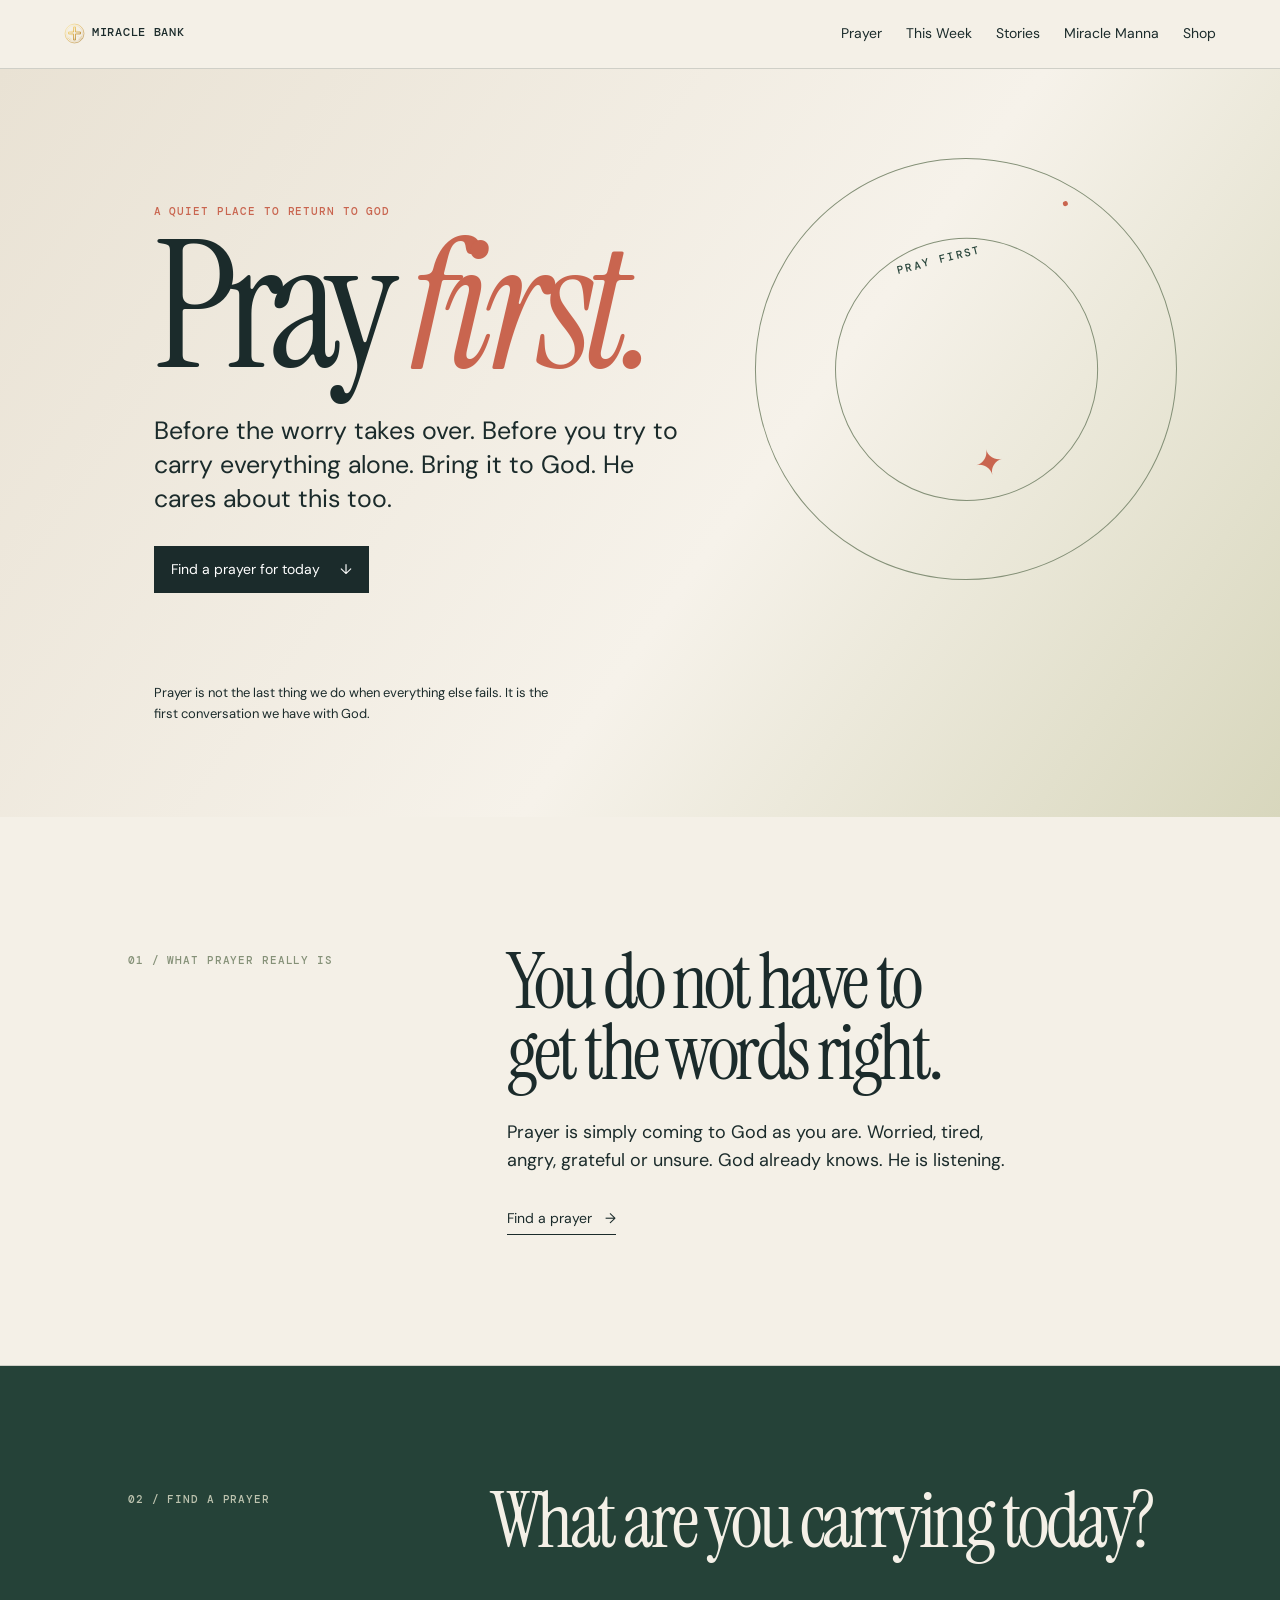
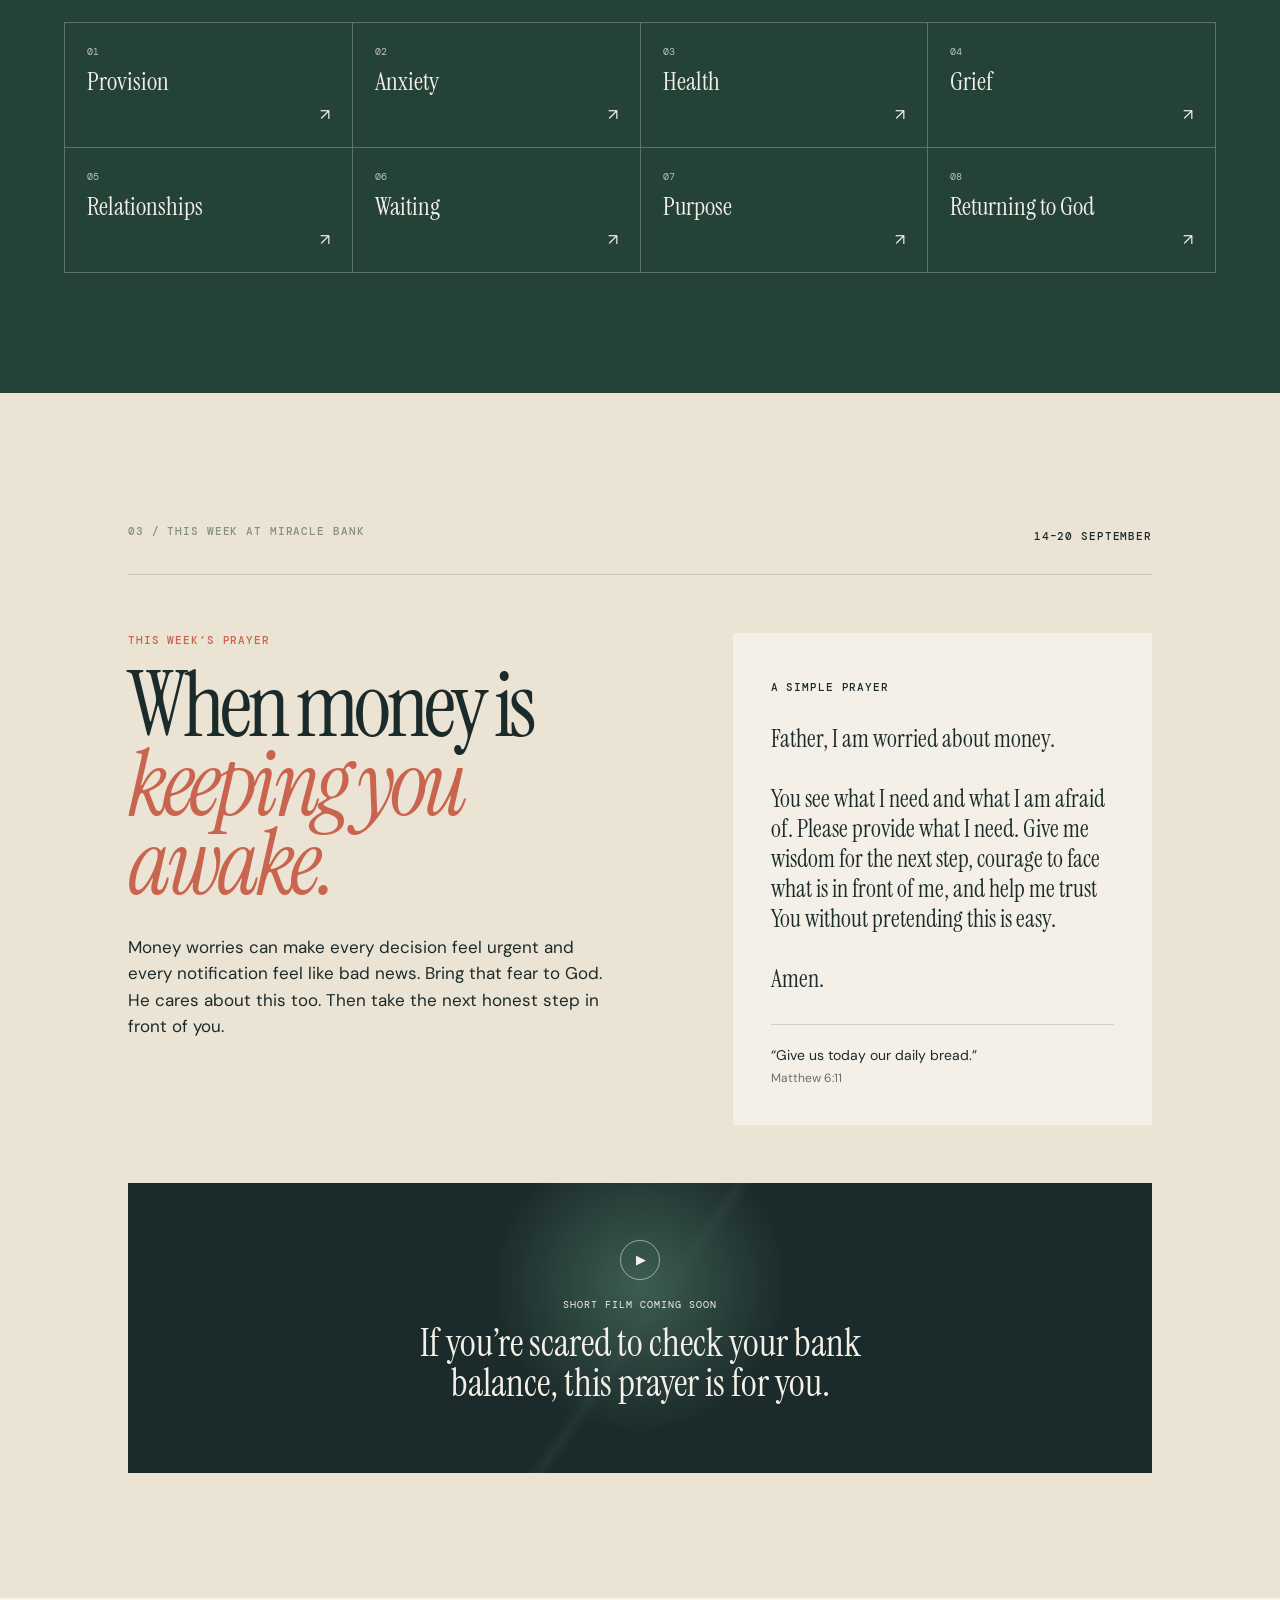
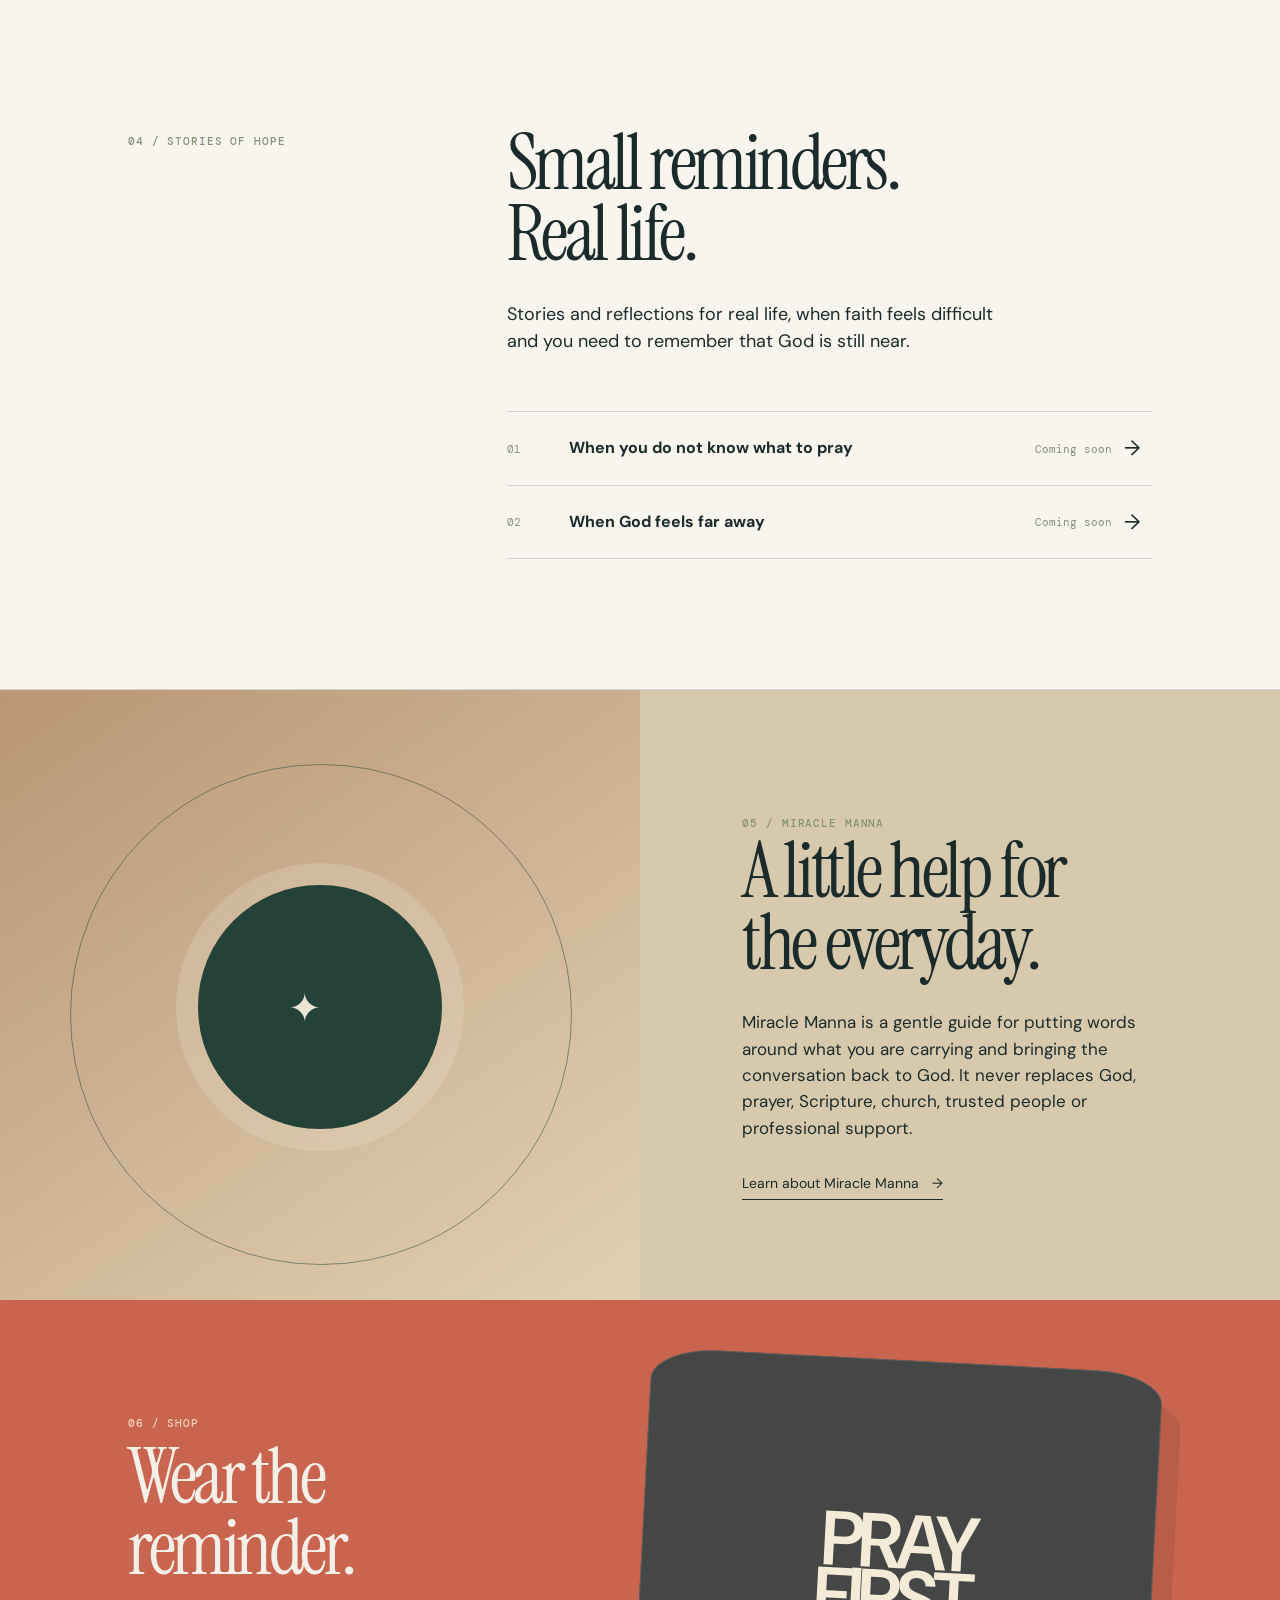
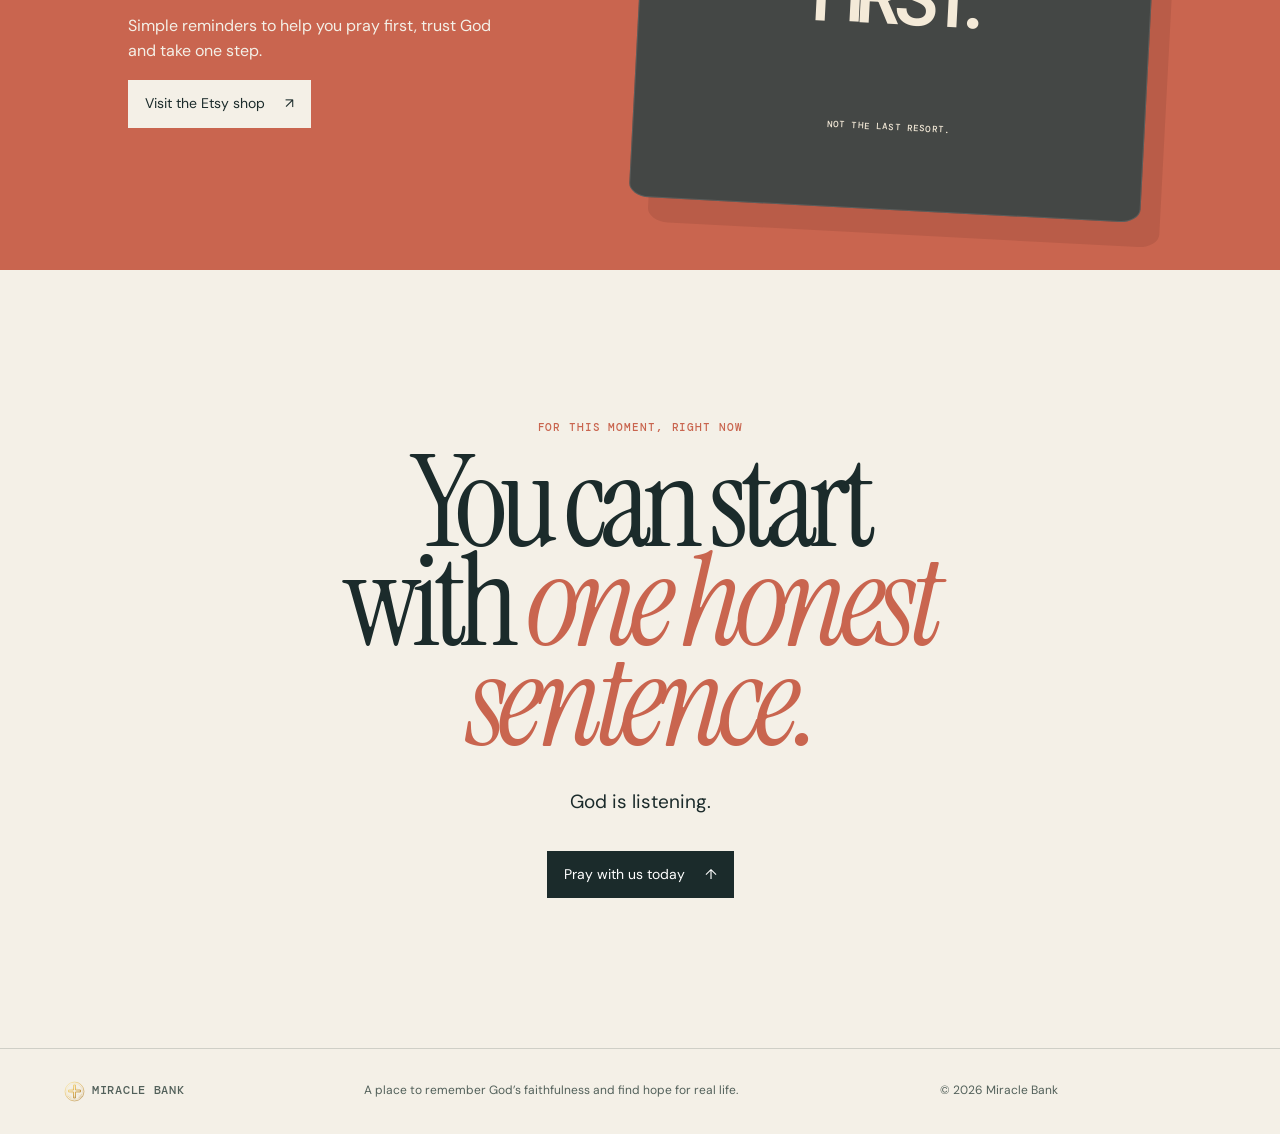
<file: public/index.html>
<!doctype html>
<html lang="en">
  <head>
    <meta charset="UTF-8" />
    <meta name="viewport" content="width=device-width, initial-scale=1.0" />
    <meta name="description" content="A Christian place to bring what is heavy to God, pray honestly and hold on to hope." />
    <meta property="og:type" content="website" />
    <meta property="og:site_name" content="Miracle Bank" />
    <meta property="og:title" content="Miracle Bank | Pray first. Trust God. Take one faithful step." />
    <meta property="og:description" content="A Christian place to bring what is heavy to God, pray honestly and hold on to hope." />
    <link rel="canonical" href="https://miraclebank.ai/" />
    <meta property="og:url" content="https://miraclebank.ai/" />
    <meta property="og:image" content="https://miraclebank.ai/miracle-bank-social.jpg" />
    <meta property="og:image:secure_url" content="https://miraclebank.ai/miracle-bank-social.jpg" />
    <meta property="og:image:type" content="image/jpeg" />
    <meta property="og:image:width" content="1200" />
    <meta property="og:image:height" content="630" />
    <meta name="twitter:card" content="summary_large_image" />
    <meta name="twitter:title" content="Miracle Bank | Pray first. Trust God. Take one faithful step." />
    <meta name="twitter:description" content="A Christian place to bring what is heavy to God, pray honestly and hold on to hope." />
    <meta name="twitter:image" content="https://miraclebank.ai/miracle-bank-social.jpg" />
    <title>Miracle Bank | Pray first.</title>
    <link rel="preconnect" href="https://fonts.googleapis.com" />
    <link rel="preconnect" href="https://fonts.gstatic.com" crossorigin />
    <link href="https://fonts.googleapis.com/css2?family=DM+Mono:wght@400;500&family=DM+Sans:wght@400;500;600&family=Instrument+Serif:ital@0;1&display=swap" rel="stylesheet" />
    <link rel="icon" href="favicon.svg" type="image/svg+xml" />
    <link rel="stylesheet" href="styles.css" />
    <style>.brand-emblem{width:21px;height:21px;vertical-align:middle;margin-right:7px}.brand-mark{display:none}</style>
  </head>
  <body>
    <header class="site-header">
      <a class="brand" href="#home" aria-label="Miracle Bank home"><img class="brand-emblem" src="miracle-bank-emblem.svg" alt="" />MIRACLE BANK</a>
      <button class="menu-button" aria-expanded="false" aria-controls="main-nav">Menu</button>
      <nav id="main-nav" aria-label="Main navigation">
        <a href="#prayer">Prayer</a><a href="#this-week">This Week</a><a href="#stories">Stories</a><a href="#manna">Miracle Manna</a><a href="#shop">Shop</a>
      </nav>
    </header>

    <main>
      <section id="home" class="hero">
        <p class="eyebrow">A quiet place to return to God</p>
        <h1>Pray <em>first.</em></h1>
        <p class="hero-copy">Before the worry takes over. Before you try to carry everything alone. Bring it to God. He cares about this too.</p>
        <a class="button button-dark" href="#this-week">Find a prayer for today <span>↓</span></a>
        <p class="hero-note">Prayer is not the last thing we do when everything else fails. It is the first conversation we have with God.</p>
        <div class="hero-orbit" aria-hidden="true"><span>PRAY FIRST</span><i></i><b>✦</b></div>
      </section>

      <section id="prayer" class="intro split-section">
        <p class="section-label">01 / WHAT PRAYER REALLY IS</p>
        <div><h2>You do not have to<br />get the words right.</h2><p>Prayer is simply coming to God as you are. Worried, tired, angry, grateful or unsure. God already knows. He is listening.</p><a class="text-link" href="#find-prayer">Find a prayer <span>→</span></a></div>
      </section>

      <section id="find-prayer" class="prayer-finder">
        <div class="section-heading"><p class="section-label">02 / FIND A PRAYER</p><h2>What are you carrying today?</h2></div>
        <div class="theme-grid">
          <a href="prayer/provision/"><span>01</span> Provision <b>↗</b></a><a href="prayer/anxiety/"><span>02</span> Anxiety <b>↗</b></a><a href="prayer/health/"><span>03</span> Health <b>↗</b></a><a href="prayer/grief/"><span>04</span> Grief <b>↗</b></a><a href="prayer/relationships/"><span>05</span> Relationships <b>↗</b></a><a href="prayer/waiting/"><span>06</span> Waiting <b>↗</b></a><a href="prayer/purpose/"><span>07</span> Purpose <b>↗</b></a><a href="prayer/returning-to-god/"><span>08</span> Returning to God <b>↗</b></a>
        </div>
      </section>

      <section id="this-week" class="weekly">
        <div class="weekly-top"><p class="section-label">03 / THIS WEEK AT MIRACLE BANK</p><p class="week-date">14–20 SEPTEMBER</p></div>
        <div class="weekly-grid"><div><p class="eyebrow">This week’s prayer</p><h2>When money is<br /><em>keeping you awake.</em></h2><p class="reflection">Money worries can make every decision feel urgent and every notification feel like bad news. Bring that fear to God. He cares about this too. Then take the next honest step in front of you.</p></div>
          <article class="prayer-card"><p class="card-label">A simple prayer</p><blockquote>Father, I am worried about money.<br><br>You see what I need and what I am afraid of. Please provide what I need. Give me wisdom for the next step, courage to face what is in front of me, and help me trust You without pretending this is easy.<br><br>Amen.</blockquote><p class="scripture">“Give us today our daily bread.”<br><span>Matthew 6:11</span></p></article>
        </div>
        <div class="video-placeholder"><div><span class="play">▶</span><p>SHORT FILM COMING SOON</p><h3>If you’re scared to check your bank balance, this prayer is for you.</h3></div></div>
      </section>

      <section id="stories" class="stories split-section"><p class="section-label">04 / STORIES OF HOPE</p><div><h2>Small reminders.<br />Real life.</h2><p>Stories and reflections for real life, when faith feels difficult and you need to remember that God is still near.</p><div class="story-list"><a href="#stories"><span>01</span><strong>When you do not know what to pray</strong><i>Coming soon</i><b>→</b></a><a href="#stories"><span>02</span><strong>When God feels far away</strong><i>Coming soon</i><b>→</b></a></div></div></section>

      <section id="manna" class="manna"><div class="manna-illustration" aria-hidden="true"><span>✦</span><i></i></div><div><p class="section-label">05 / MIRACLE MANNA</p><h2>A little help for<br />the everyday.</h2><p>Miracle Manna is a gentle guide for putting words around what you are carrying and bringing the conversation back to God. It never replaces God, prayer, Scripture, church, trusted people or professional support.</p><a class="text-link" href="#manna">Learn about Miracle Manna <span>→</span></a></div></section>

      <section id="shop" class="shop"><div><p class="section-label">06 / SHOP</p><h2>Wear the reminder.</h2><p>Simple reminders to help you pray first, trust God and take one step.</p><a class="button button-light" href="https://www.etsy.com/shop/MiracleBank" target="_blank" rel="noopener">Visit the Etsy shop <span>↗</span></a></div><div class="shirt" role="img" aria-label="Dark grey T-shirt with warm ivory text Pray First Not The Last Resort"><p>PRAY<br />FIRST.</p><small>NOT THE LAST RESORT.</small></div></section>

      <section class="closing"><p class="eyebrow">For this moment, right now</p><h2>You can start<br />with <em>one honest sentence.</em></h2><p>God is listening.</p><a class="button button-dark" href="#this-week">Pray with us today <span>↑</span></a></section>
    </main>
    <footer><a class="brand" href="#home"><img class="brand-emblem" src="miracle-bank-emblem.svg" alt="" />MIRACLE BANK</a><p>A place to remember God’s faithfulness and find hope for real life.</p><p>© 2026 Miracle Bank</p></footer>
    <script src="script.js"></script>
  </body>
</html>
</file>
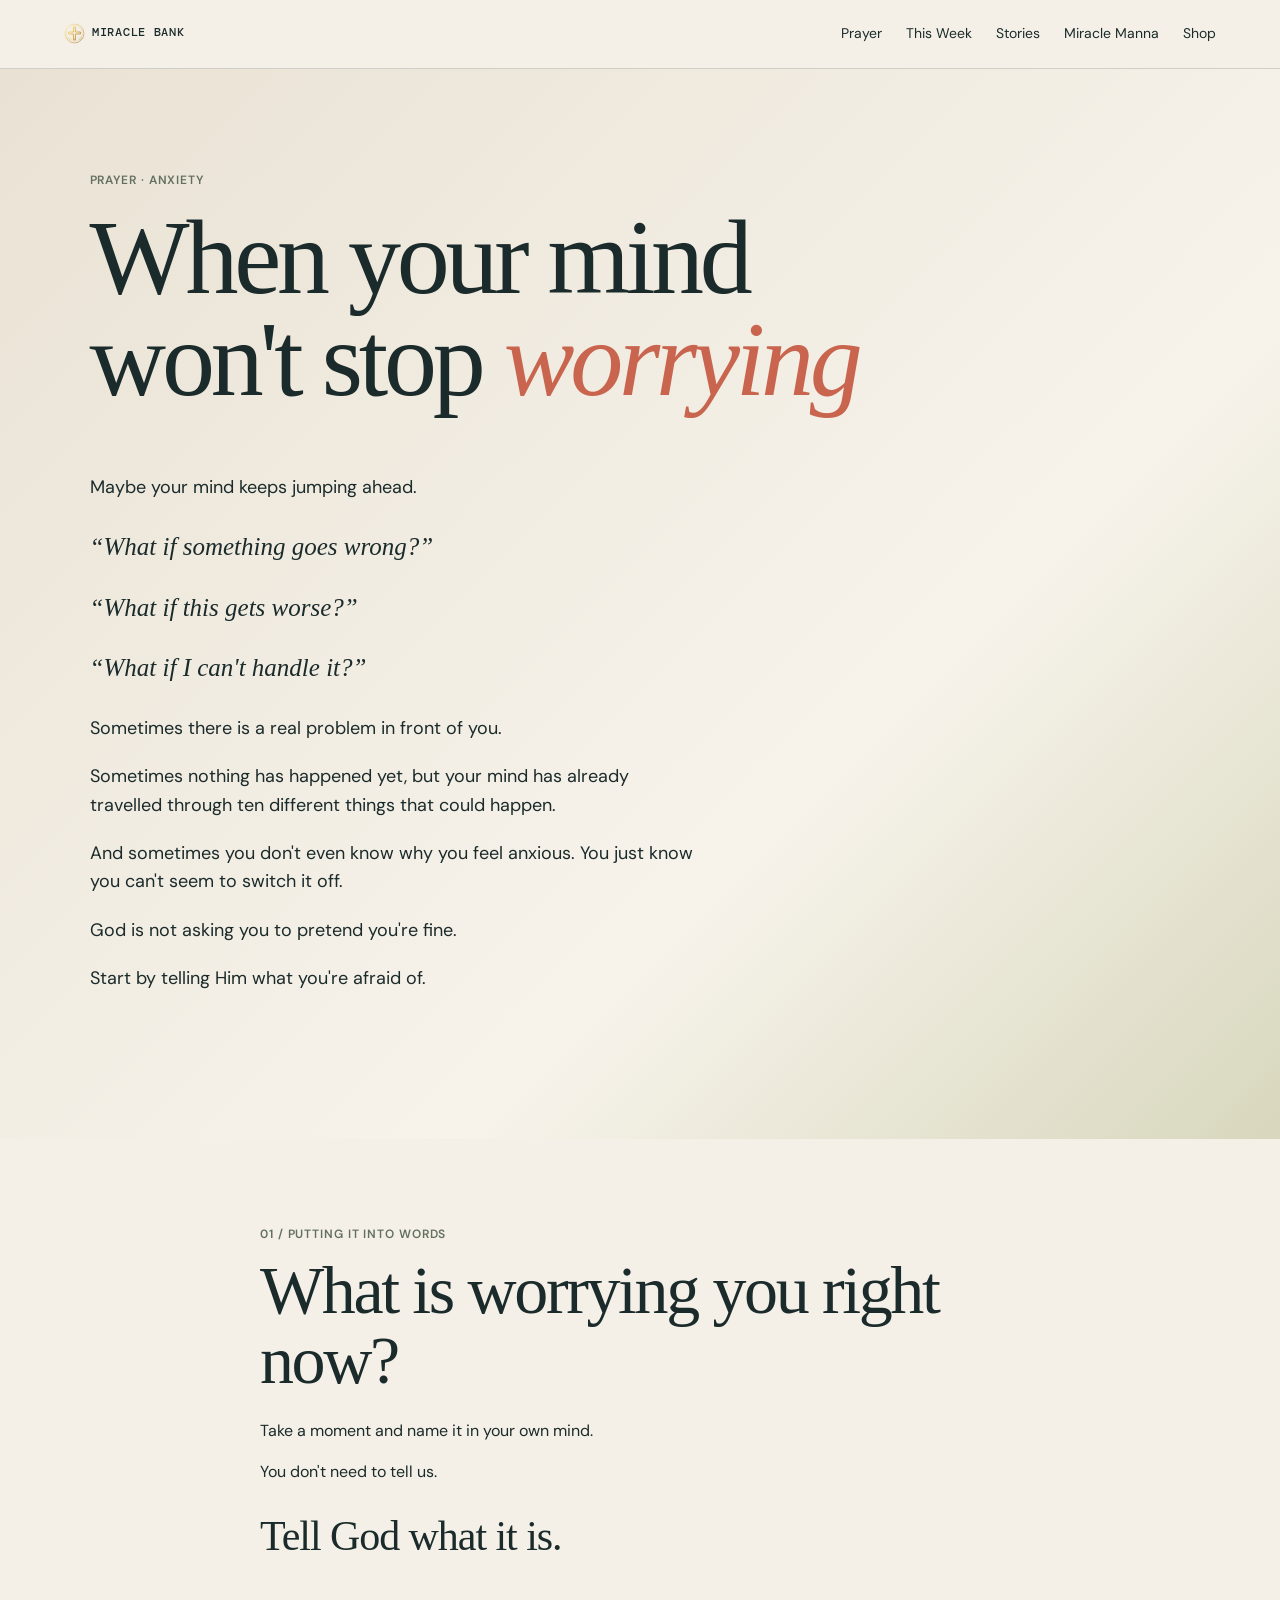
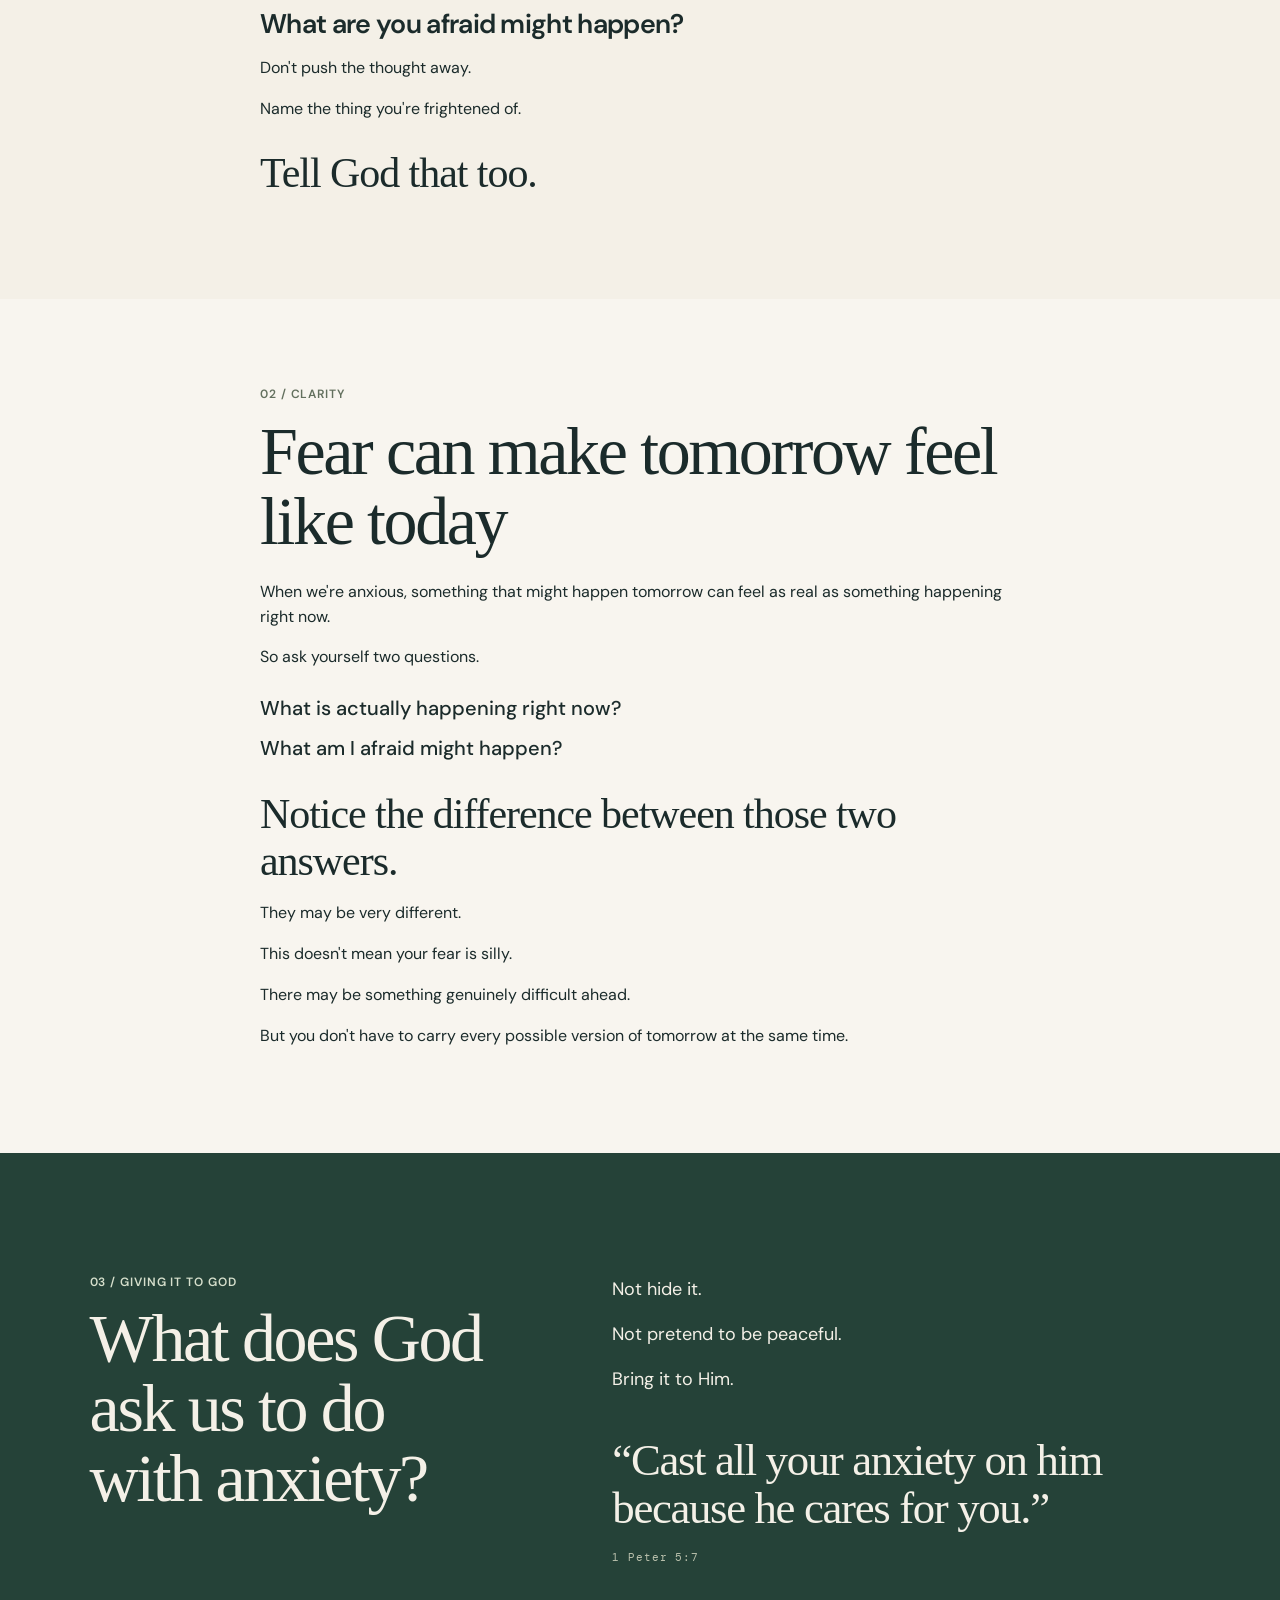
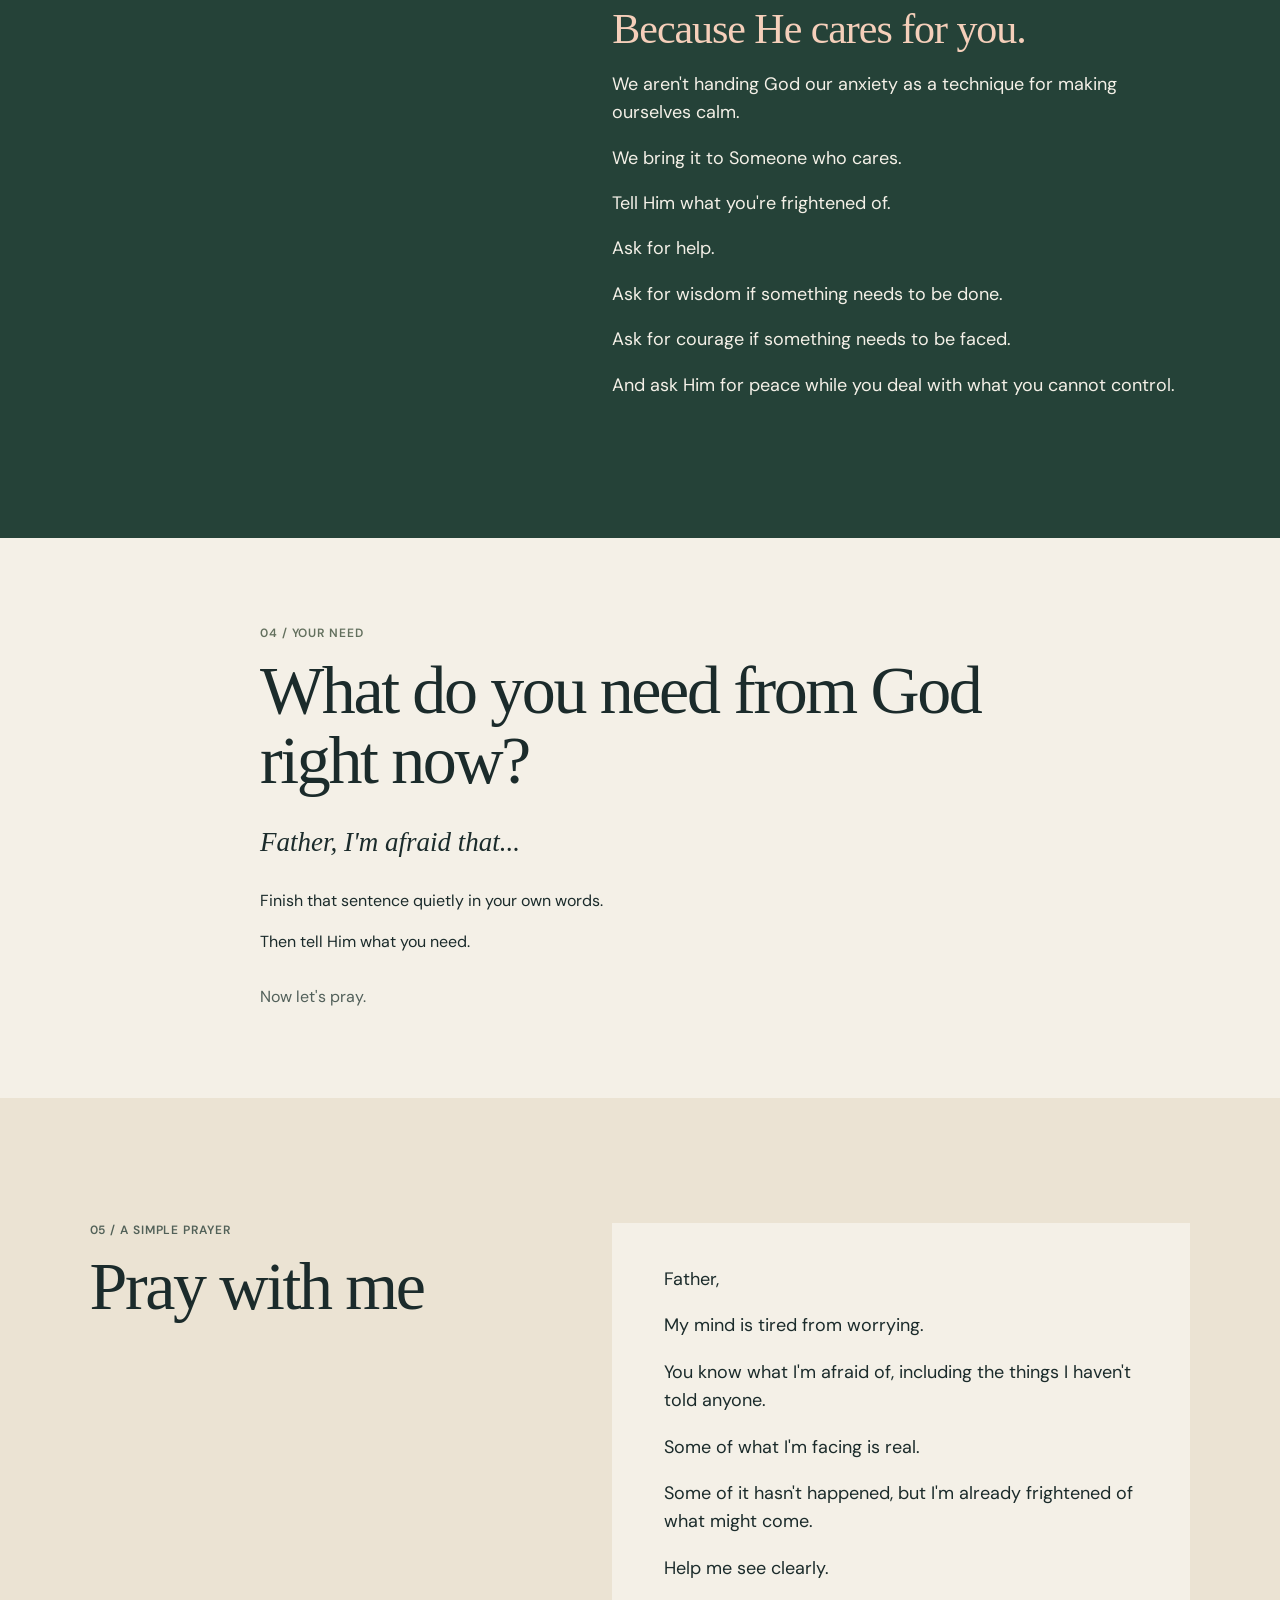
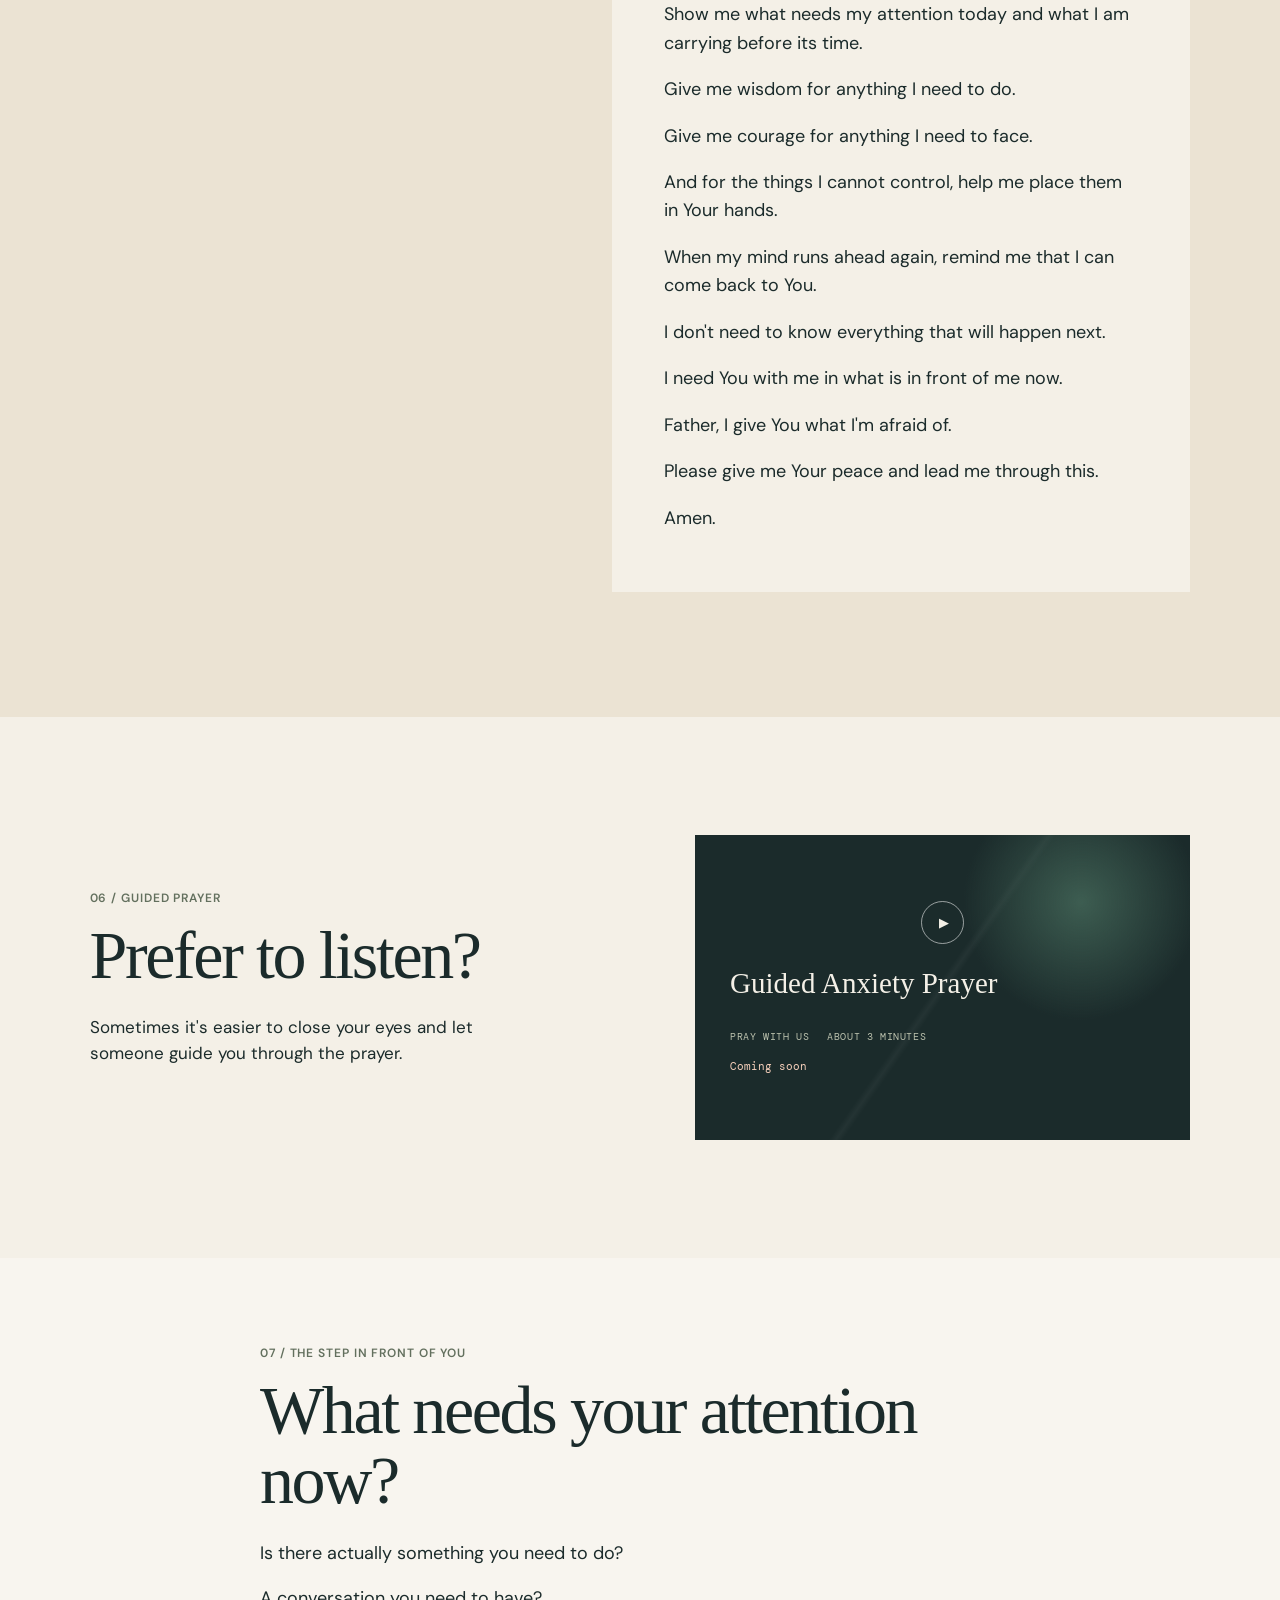
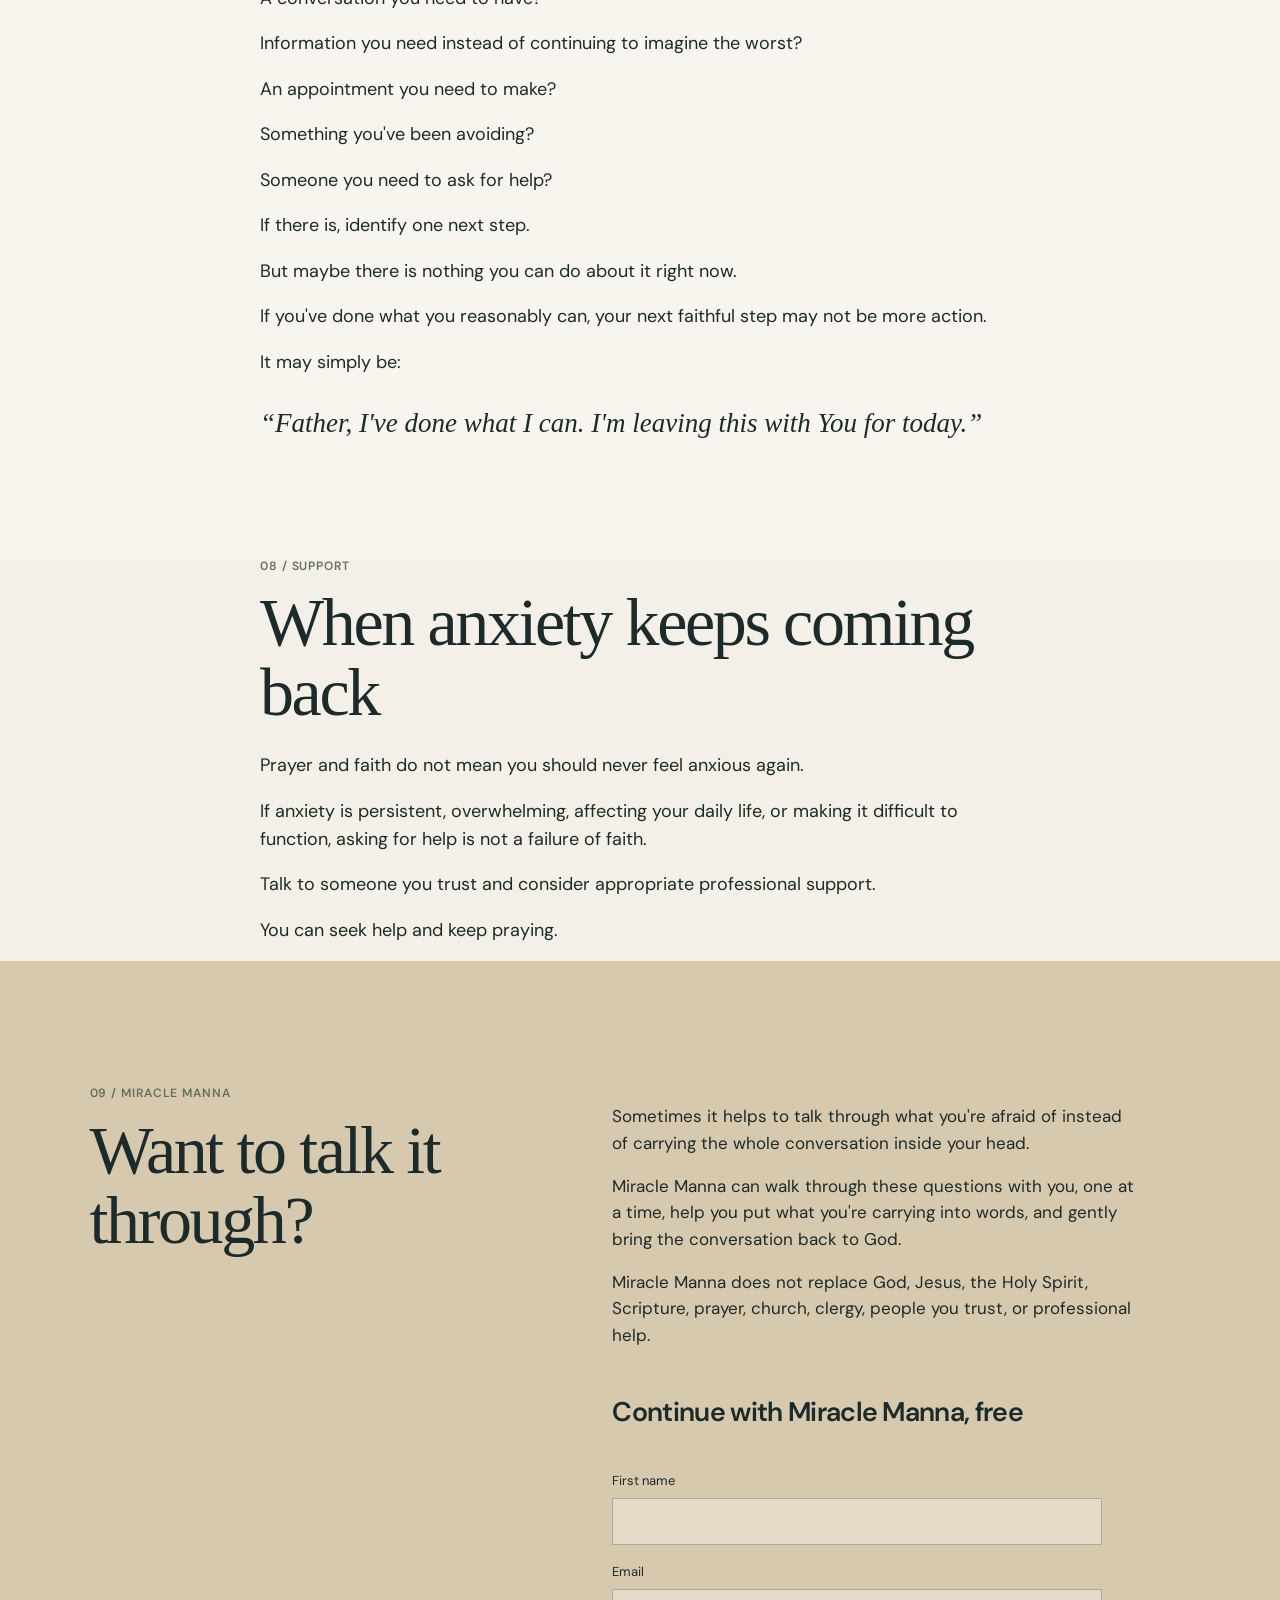
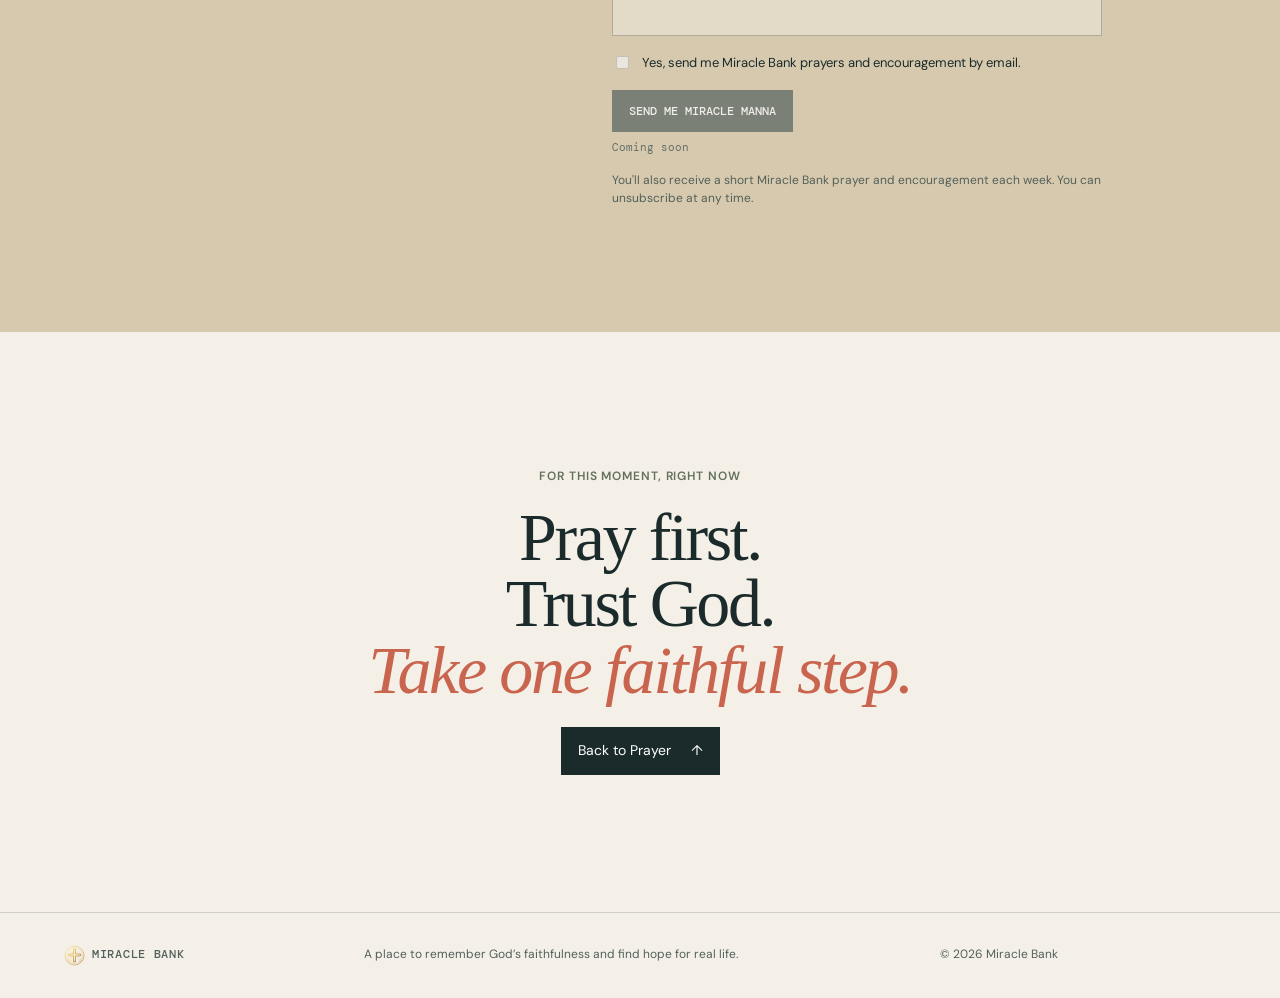
<file: public/prayer/anxiety/index.html>
<!doctype html>
<html lang="en"><head><meta charset="UTF-8" /><meta name="viewport" content="width=device-width, initial-scale=1.0" /><meta name="description" content="When your mind won't stop worrying, slow down, tell God what you're afraid of, find clarity about what needs your attention and bring the rest to Him." /><link rel="canonical" href="https://miraclebank.ai/prayer/anxiety/" /><title>Prayer for Anxiety | Miracle Bank</title><link rel="icon" href="../../favicon.svg" type="image/svg+xml" /><link rel="preconnect" href="https://fonts.googleapis.com" /><link rel="preconnect" href="https://fonts.gstatic.com" crossorigin /><link href="https://fonts.googleapis.com/css2?family=DM+Mono:wght@400;500&family=DM+Sans:wght@400;500;600&family=Instrument+Serif:ital@0;1&display=swap" rel="stylesheet" /><link rel="stylesheet" href="../../styles.css" /><link rel="stylesheet" href="../provision/provision.css" /></head>
<body><header class="site-header"><a class="brand" href="../../" aria-label="Miracle Bank home"><img class="brand-emblem" src="../../miracle-bank-emblem.svg" alt="" />MIRACLE BANK</a><button class="menu-button" aria-expanded="false" aria-controls="main-nav">Menu</button><nav id="main-nav" aria-label="Main navigation"><a href="../../#prayer">Prayer</a><a href="../../#this-week">This Week</a><a href="../../#stories">Stories</a><a href="../../#manna">Miracle Manna</a><a href="../../#shop">Shop</a></nav></header>
<main class="pathway">
<section class="pathway-hero"><div class="pathway-wrap"><p class="eyebrow">Prayer · Anxiety</p><h1>When your mind<br />won't stop <em>worrying</em></h1><div class="pathway-intro"><p>Maybe your mind keeps jumping ahead.</p><p class="thought">“What if something goes wrong?”</p><p class="thought">“What if this gets worse?”</p><p class="thought">“What if I can't handle it?”</p><p>Sometimes there is a real problem in front of you.</p><p>Sometimes nothing has happened yet, but your mind has already travelled through ten different things that could happen.</p><p>And sometimes you don't even know why you feel anxious. You just know you can't seem to switch it off.</p><p>God is not asking you to pretend you're fine.</p><p>Start by telling Him what you're afraid of.</p></div></div></section>
<section class="reflection-section editorial-reflection"><div class="pathway-wrap narrow"><p class="section-label">01 / PUTTING IT INTO WORDS</p><h2>What is worrying you right now?</h2><p>Take a moment and name it in your own mind.</p><p>You don't need to tell us.</p><p class="editorial-emphasis">Tell God what it is.</p><h3>What are you afraid might happen?</h3><p>Don't push the thought away.</p><p>Name the thing you're frightened of.</p><p class="editorial-emphasis">Tell God that too.</p></div></section>
<section class="reflection-section reflection-tinted editorial-reflection"><div class="pathway-wrap narrow"><p class="section-label">02 / CLARITY</p><h2>Fear can make tomorrow feel like today</h2><p>When we're anxious, something that might happen tomorrow can feel as real as something happening right now.</p><p>So ask yourself two questions.</p><div class="question-flow"><p>What is actually happening right now?</p><p>What am I afraid might happen?</p></div><p class="editorial-emphasis">Notice the difference between those two answers.</p><p>They may be very different.</p><p>This doesn't mean your fear is silly.</p><p>There may be something genuinely difficult ahead.</p><p>But you don't have to carry every possible version of tomorrow at the same time.</p></div></section>
<section class="teaching-section"><div class="pathway-wrap teaching-grid"><div><p class="section-label">03 / GIVING IT TO GOD</p><h2>What does God ask us to do with anxiety?</h2></div><div class="prose"><p>Not hide it.</p><p>Not pretend to be peaceful.</p><p>Bring it to Him.</p><blockquote>“Cast all your anxiety on him because he cares for you.”<cite>1 Peter 5:7</cite></blockquote><p class="editorial-emphasis">Because He cares for you.</p><p>We aren't handing God our anxiety as a technique for making ourselves calm.</p><p>We bring it to Someone who cares.</p><p>Tell Him what you're frightened of.</p><p>Ask for help.</p><p>Ask for wisdom if something needs to be done.</p><p>Ask for courage if something needs to be faced.</p><p>And ask Him for peace while you deal with what you cannot control.</p></div></div></section>
<section class="reflection-section editorial-reflection"><div class="pathway-wrap narrow"><p class="section-label">04 / YOUR NEED</p><h2>What do you need from God right now?</h2><p class="prayer-prompt">Father, I'm afraid that...</p><p>Finish that sentence quietly in your own words.</p><p>Then tell Him what you need.</p><p class="quiet-line">Now let's pray.</p></div></section>
<section class="prayer-section"><div class="pathway-wrap prayer-layout"><div><p class="section-label">05 / A SIMPLE PRAYER</p><h2>Pray with me</h2></div><article class="prayer-copy"><p>Father,</p><p>My mind is tired from worrying.</p><p>You know what I'm afraid of, including the things I haven't told anyone.</p><p>Some of what I'm facing is real.</p><p>Some of it hasn't happened, but I'm already frightened of what might come.</p><p>Help me see clearly.</p><p>Show me what needs my attention today and what I am carrying before its time.</p><p>Give me wisdom for anything I need to do.</p><p>Give me courage for anything I need to face.</p><p>And for the things I cannot control, help me place them in Your hands.</p><p>When my mind runs ahead again, remind me that I can come back to You.</p><p>I don't need to know everything that will happen next.</p><p>I need You with me in what is in front of me now.</p><p>Father, I give You what I'm afraid of.</p><p>Please give me Your peace and lead me through this.</p><p>Amen.</p></article></div></section>
<section class="listen-section"><div class="pathway-wrap listen-grid"><div><p class="section-label">06 / GUIDED PRAYER</p><h2>Prefer to listen?</h2><p>Sometimes it's easier to close your eyes and let someone guide you through the prayer.</p></div><div class="video-shell" aria-label="Guided Anxiety Prayer, coming soon"><span class="play">▶</span><p>Guided Anxiety Prayer</p><div><span>Pray with us</span><span>About 3 minutes</span></div><small>Coming soon</small></div></div></section>
<section class="next-section editorial-reflection"><div class="pathway-wrap narrow"><p class="section-label">07 / THE STEP IN FRONT OF YOU</p><h2>What needs your attention now?</h2><div class="prose"><p>Is there actually something you need to do?</p><p>A conversation you need to have?</p><p>Information you need instead of continuing to imagine the worst?</p><p>An appointment you need to make?</p><p>Something you've been avoiding?</p><p>Someone you need to ask for help?</p><p>If there is, identify one next step.</p><p>But maybe there is nothing you can do about it right now.</p><p>If you've done what you reasonably can, your next faithful step may not be more action.</p><p>It may simply be:</p></div><p class="prayer-prompt">“Father, I've done what I can. I'm leaving this with You for today.”</p></div></section>
<section class="support-section"><div class="pathway-wrap narrow"><p class="section-label">08 / SUPPORT</p><h2>When anxiety keeps coming back</h2><div class="prose"><p>Prayer and faith do not mean you should never feel anxious again.</p><p>If anxiety is persistent, overwhelming, affecting your daily life, or making it difficult to function, asking for help is not a failure of faith.</p><p>Talk to someone you trust and consider appropriate professional support.</p><p>You can seek help and keep praying.</p></div></div></section>
<section class="manna-section"><div class="pathway-wrap manna-grid"><div><p class="section-label">09 / MIRACLE MANNA</p><h2>Want to talk it through?</h2></div><div><p>Sometimes it helps to talk through what you're afraid of instead of carrying the whole conversation inside your head.</p><p>Miracle Manna can walk through these questions with you, one at a time, help you put what you're carrying into words, and gently bring the conversation back to God.</p><p>Miracle Manna does not replace God, Jesus, the Holy Spirit, Scripture, prayer, church, clergy, people you trust, or professional help.</p><h3>Continue with Miracle Manna, free</h3><form class="manna-form" data-source="Anxiety"><label>First name<input type="text" autocomplete="given-name" disabled /></label><label>Email<input type="email" autocomplete="email" disabled /></label><label class="consent"><input type="checkbox" disabled /> <span>Yes, send me Miracle Bank prayers and encouragement by email.</span></label><button type="button" disabled>Send me Miracle Manna</button><p class="coming-soon">Coming soon</p><small>You'll also receive a short Miracle Bank prayer and encouragement each week. You can unsubscribe at any time.</small></form></div></div></section><section class="pathway-closing"><p class="eyebrow">For this moment, right now</p><h2>Pray first.<br />Trust God.<br /><em>Take one faithful step.</em></h2><a class="button button-dark" href="../../#prayer">Back to Prayer <span>↑</span></a></section></main>
<footer><a class="brand" href="../../"><img class="brand-emblem" src="../../miracle-bank-emblem.svg" alt="" />MIRACLE BANK</a><p>A place to remember God’s faithfulness and find hope for real life.</p><p>© 2026 Miracle Bank</p></footer><script src="../../script.js"></script></body></html>
</file>
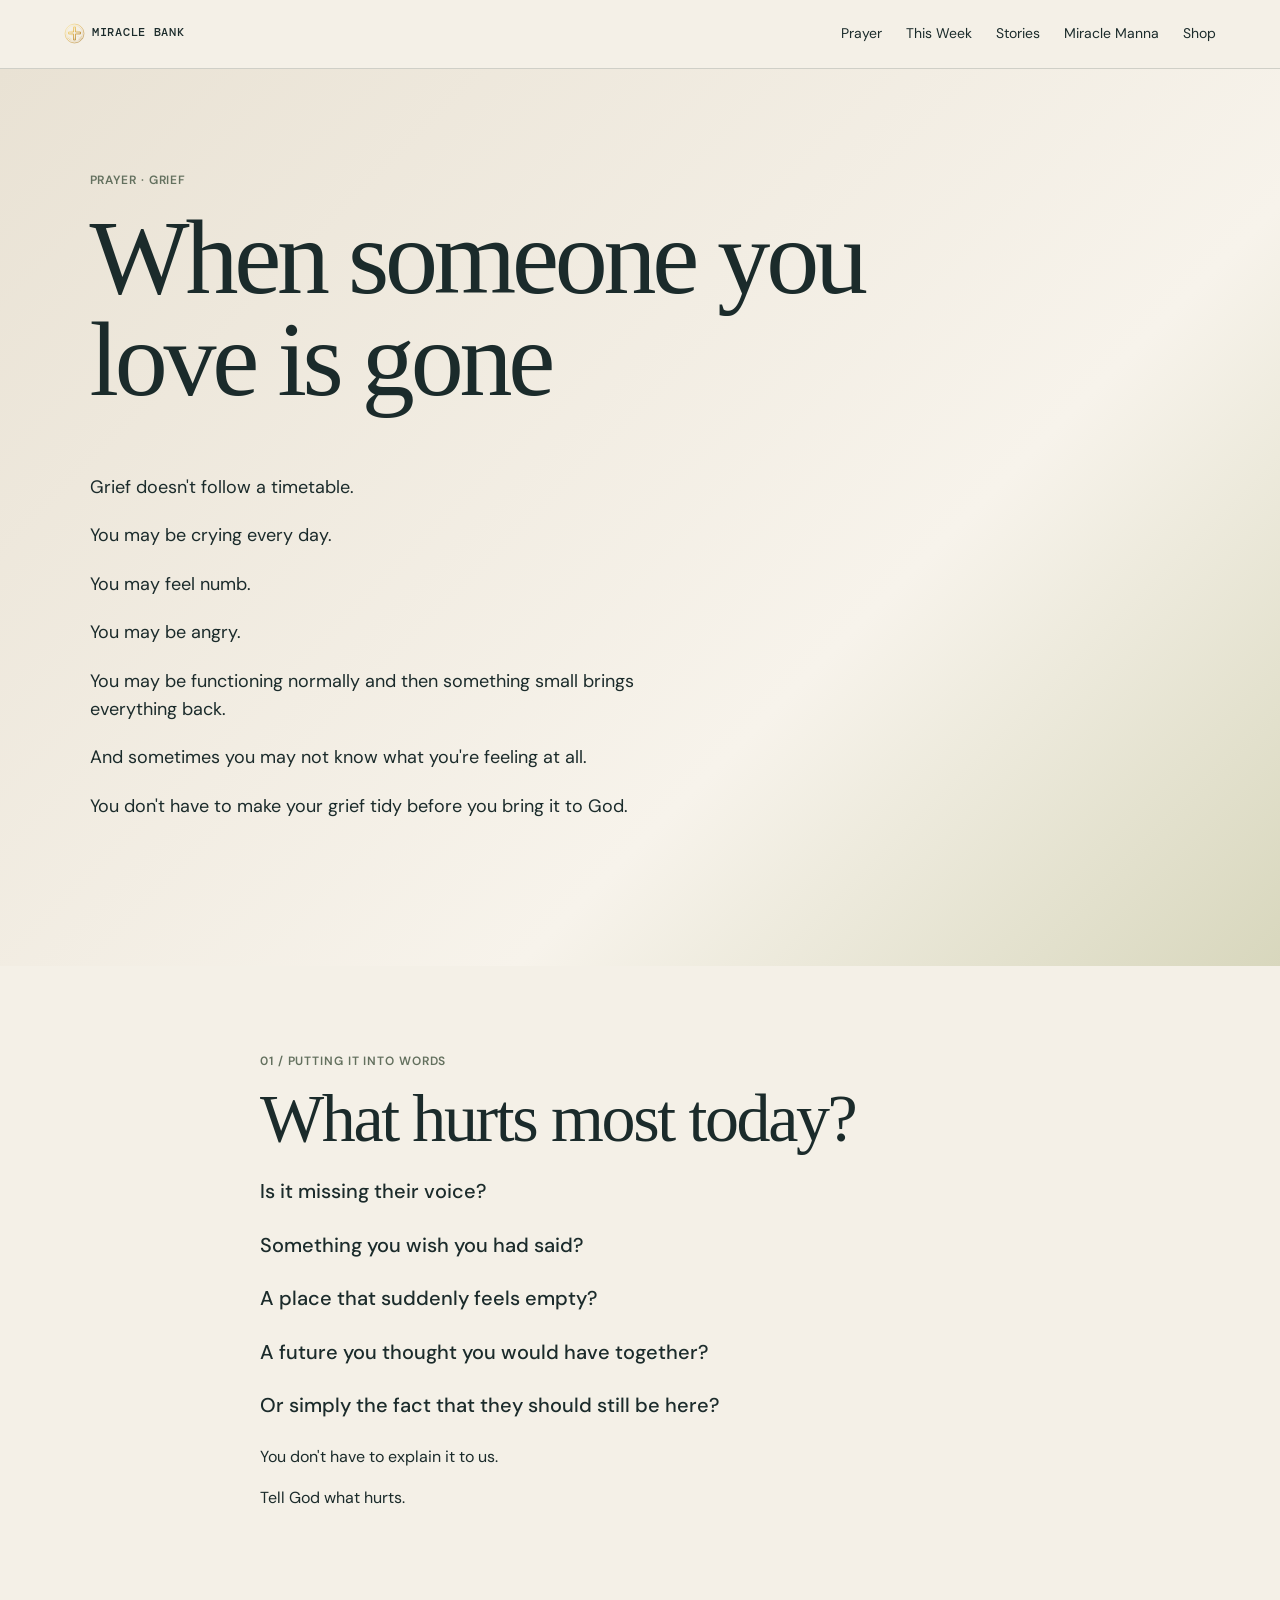
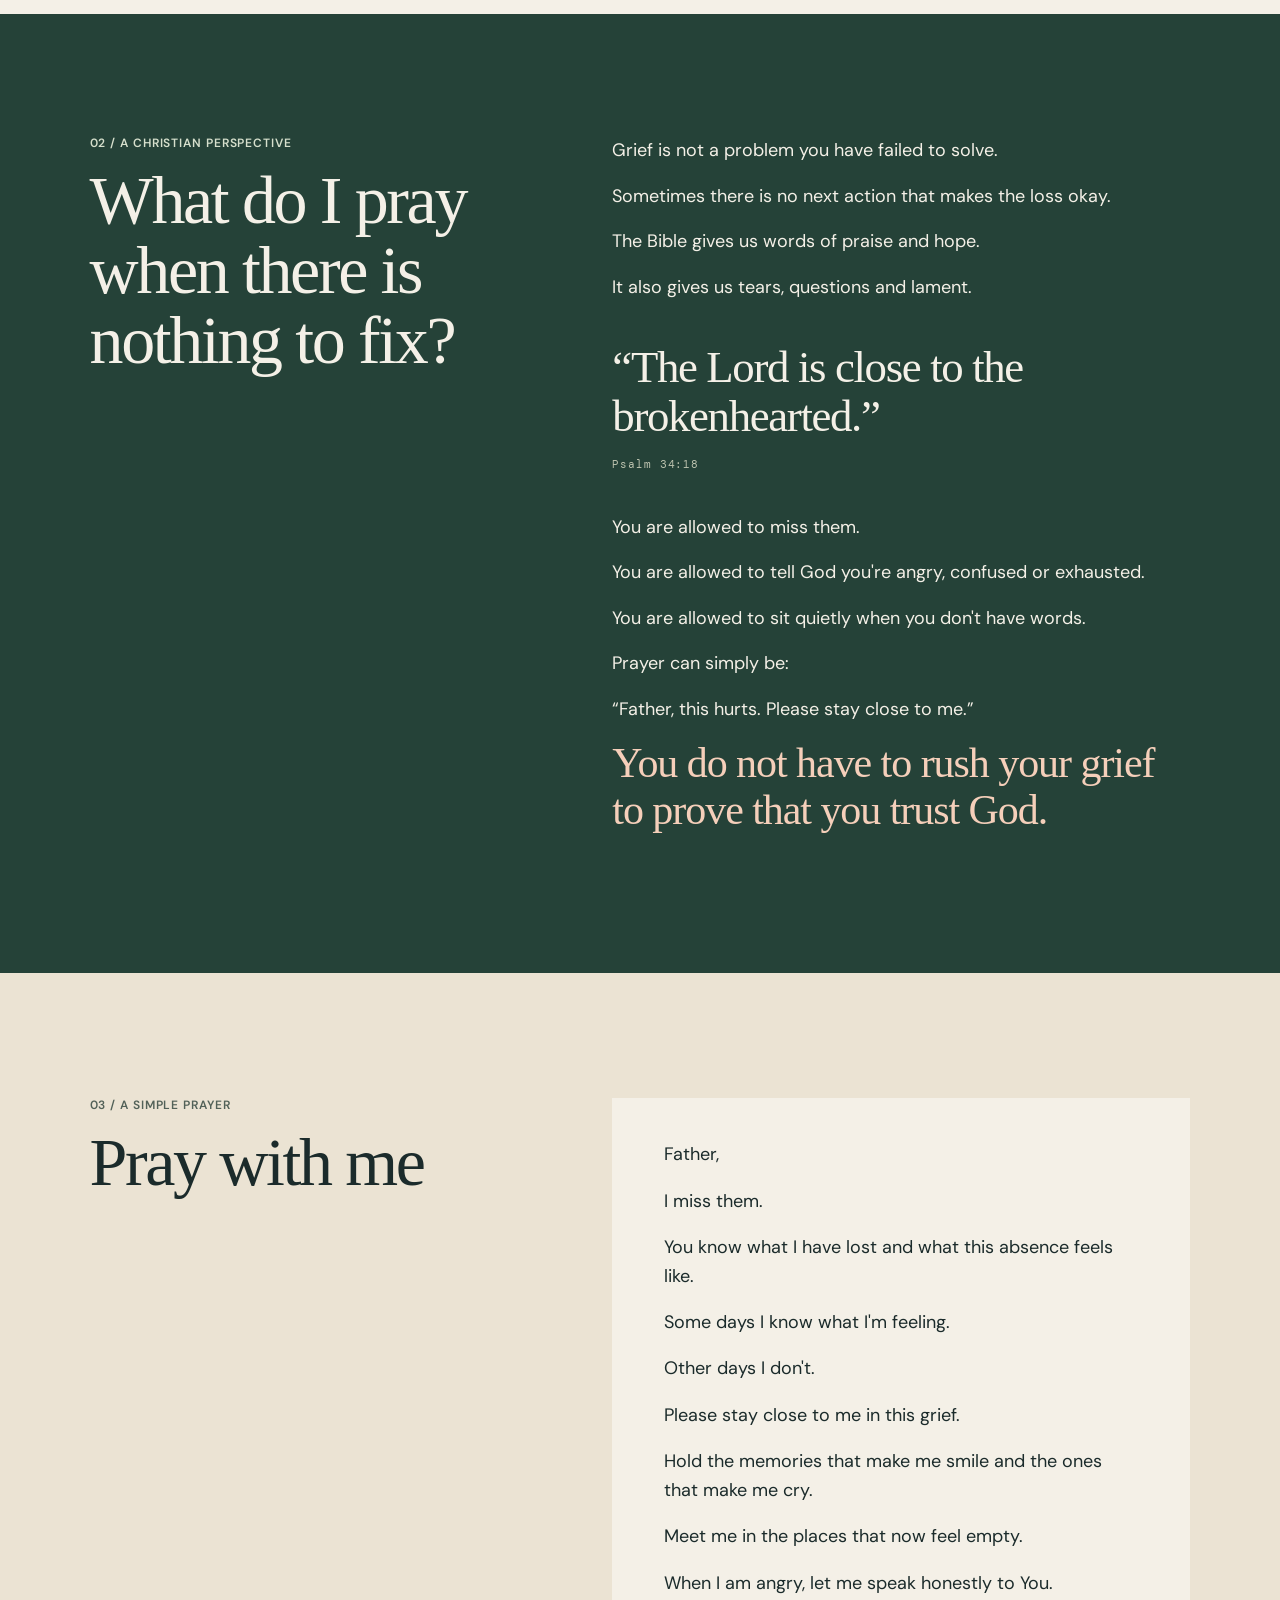
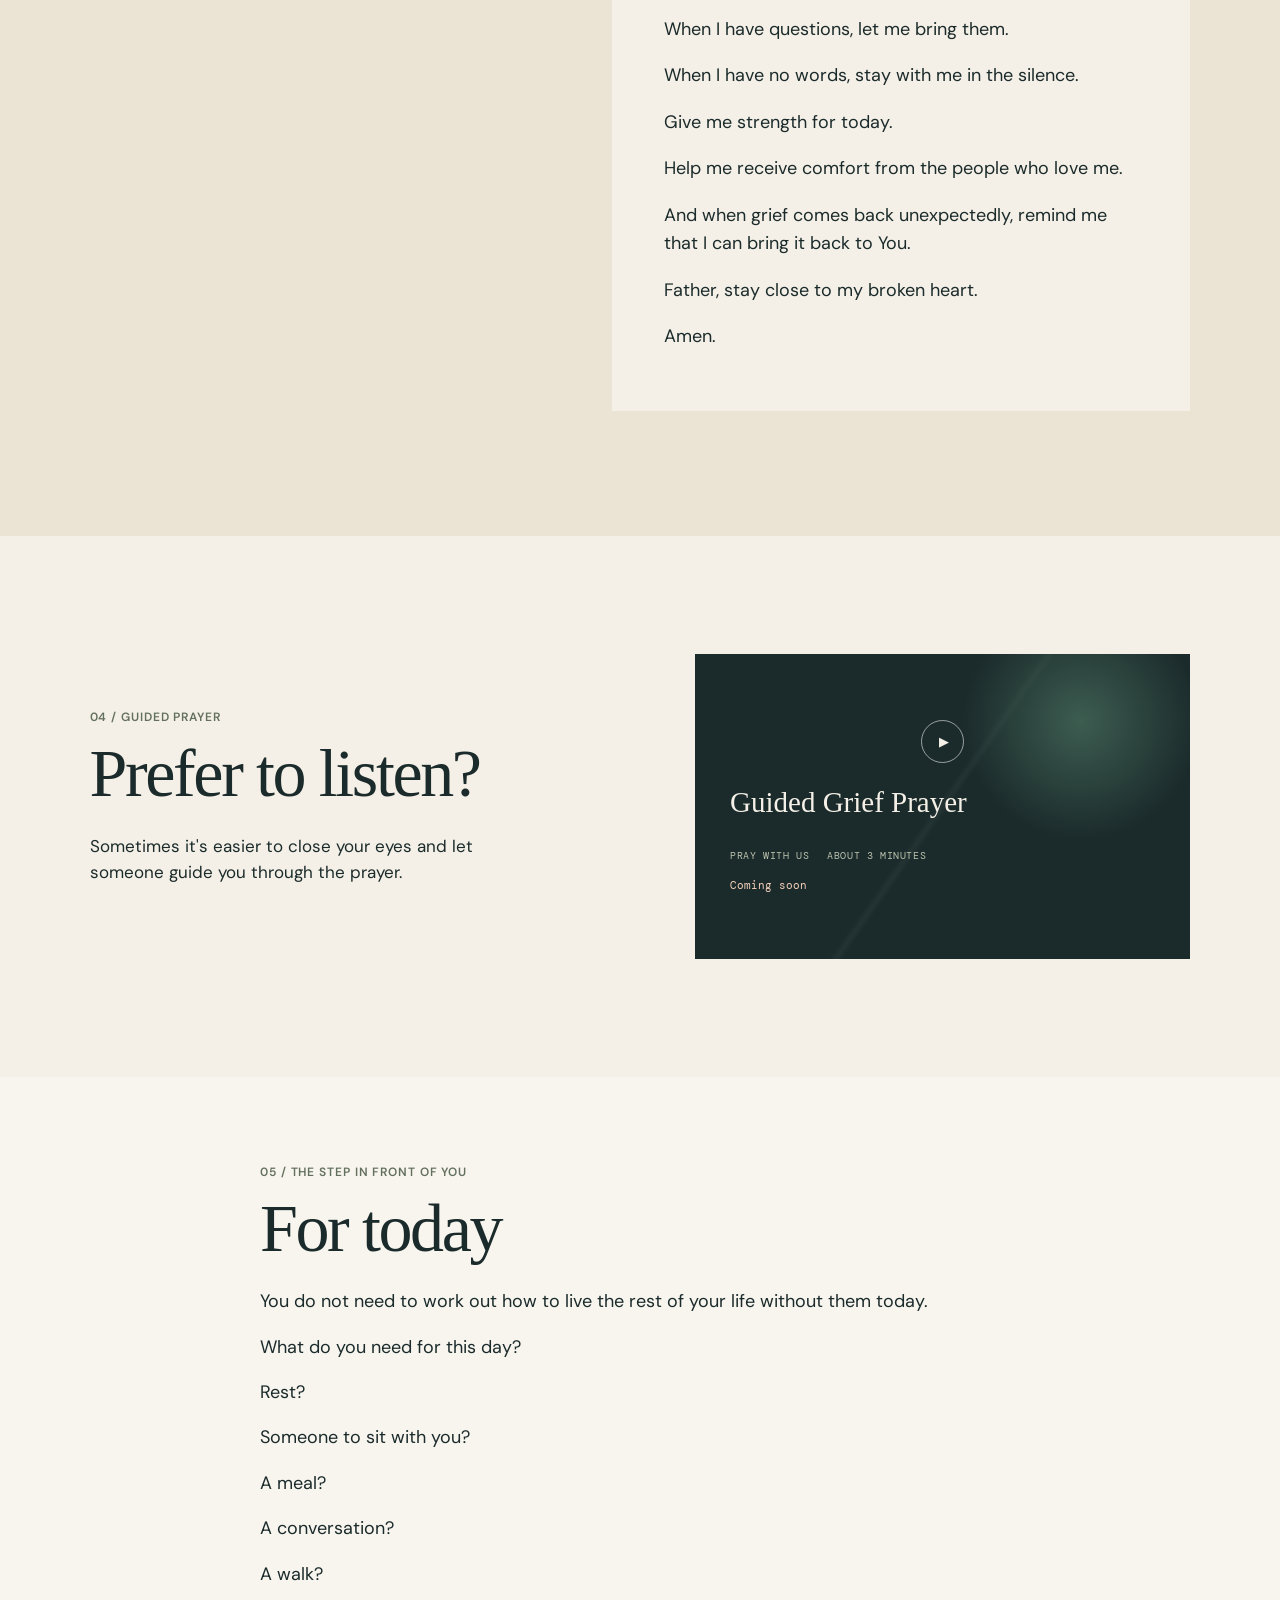
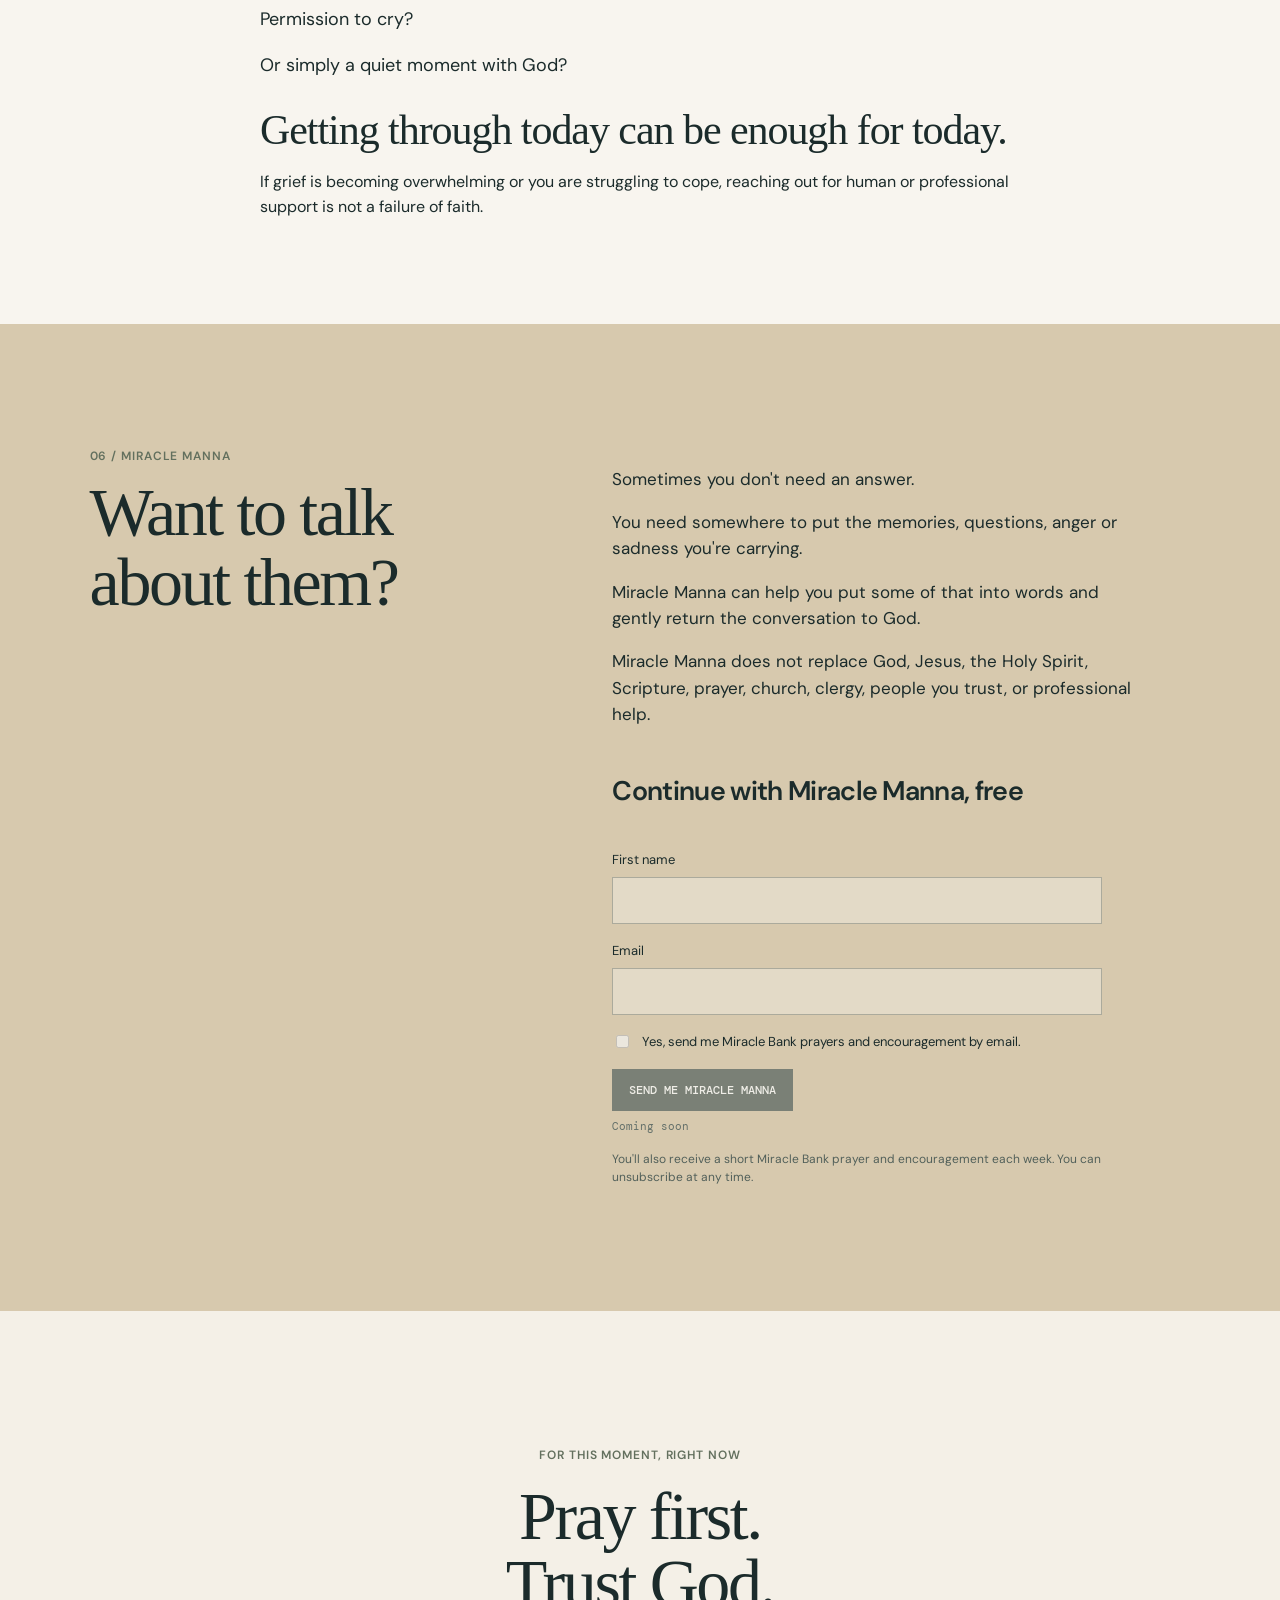
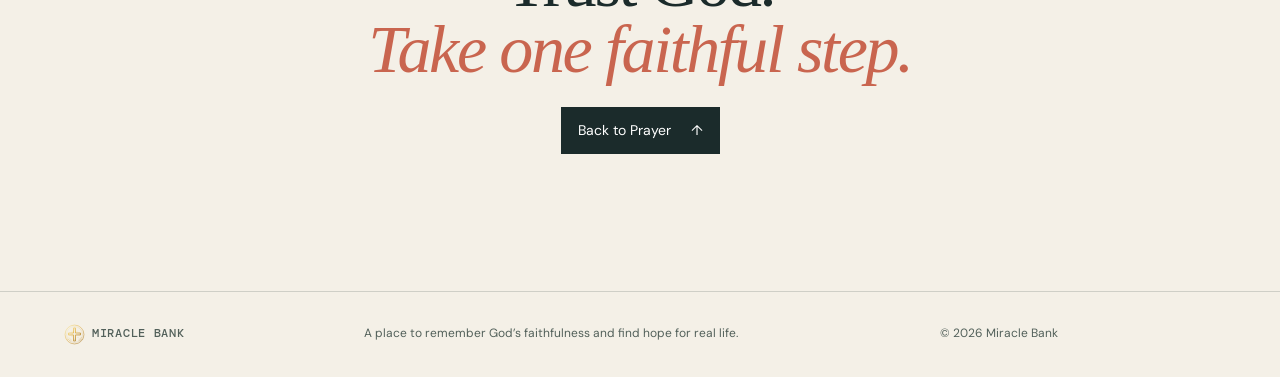
<file: public/prayer/grief/index.html>
<!doctype html>
<html lang="en">
  <head>
    <meta charset="UTF-8" />
    <meta name="viewport" content="width=device-width, initial-scale=1.0" />
    <meta name="description" content="When someone you love is gone, bring your grief honestly to God, pray for His comfort and take today one step at a time." />
    <link rel="canonical" href="https://miraclebank.ai/prayer/grief/" />
    <title>Prayer for Grief | Miracle Bank</title>
    <link rel="icon" href="../../favicon.svg" type="image/svg+xml" />
    <link rel="preconnect" href="https://fonts.googleapis.com" />
    <link rel="preconnect" href="https://fonts.gstatic.com" crossorigin />
    <link href="https://fonts.googleapis.com/css2?family=DM+Mono:wght@400;500&family=DM+Sans:wght@400;500;600&family=Instrument+Serif:ital@0;1&display=swap" rel="stylesheet" />
    <link rel="stylesheet" href="../../styles.css" />
    <link rel="stylesheet" href="../provision/provision.css" />
  </head>
  <body>
    <header class="site-header">
      <a class="brand" href="../../" aria-label="Miracle Bank home"><img class="brand-emblem" src="../../miracle-bank-emblem.svg" alt="" />MIRACLE BANK</a>
      <button class="menu-button" aria-expanded="false" aria-controls="main-nav">Menu</button>
      <nav id="main-nav" aria-label="Main navigation">
        <a href="../../#prayer">Prayer</a><a href="../../#this-week">This Week</a><a href="../../#stories">Stories</a><a href="../../#manna">Miracle Manna</a><a href="../../#shop">Shop</a>
      </nav>
    </header>

    <main class="pathway">
<section class="pathway-hero"><div class="pathway-wrap"><p class="eyebrow">Prayer · Grief</p><h1>When someone you love is gone</h1><div class="pathway-intro"><p>Grief doesn't follow a timetable.</p><p>You may be crying every day.</p><p>You may feel numb.</p><p>You may be angry.</p><p>You may be functioning normally and then something small brings everything back.</p><p>And sometimes you may not know what you're feeling at all.</p><p>You don't have to make your grief tidy before you bring it to God.</p></div></div></section>
<section class="reflection-section editorial-reflection"><div class="pathway-wrap narrow"><p class="section-label">01 / PUTTING IT INTO WORDS</p><h2>What hurts most today?</h2><p class="question-flow">Is it missing their voice?</p><p class="question-flow">Something you wish you had said?</p><p class="question-flow">A place that suddenly feels empty?</p><p class="question-flow">A future you thought you would have together?</p><p class="question-flow">Or simply the fact that they should still be here?</p><p>You don't have to explain it to us.</p><p>Tell God what hurts.</p></div></section>
<section class="teaching-section"><div class="pathway-wrap teaching-grid"><div><p class="section-label">02 / A CHRISTIAN PERSPECTIVE</p><h2>What do I pray when there is nothing to fix?</h2></div><div class="prose"><p>Grief is not a problem you have failed to solve.</p><p>Sometimes there is no next action that makes the loss okay.</p><p>The Bible gives us words of praise and hope.</p><p>It also gives us tears, questions and lament.</p><blockquote>“The Lord is close to the brokenhearted.”<cite>Psalm 34:18</cite></blockquote><p>You are allowed to miss them.</p><p>You are allowed to tell God you're angry, confused or exhausted.</p><p>You are allowed to sit quietly when you don't have words.</p><p>Prayer can simply be:</p><p>“Father, this hurts. Please stay close to me.”</p><p class="editorial-emphasis">You do not have to rush your grief to prove that you trust God.</p></div></div></section>
<section class="prayer-section"><div class="pathway-wrap prayer-layout"><div><p class="section-label">03 / A SIMPLE PRAYER</p><h2>Pray with me</h2></div><article class="prayer-copy"><p>Father,</p><p>I miss them.</p><p>You know what I have lost and what this absence feels like.</p><p>Some days I know what I'm feeling.</p><p>Other days I don't.</p><p>Please stay close to me in this grief.</p><p>Hold the memories that make me smile and the ones that make me cry.</p><p>Meet me in the places that now feel empty.</p><p>When I am angry, let me speak honestly to You.</p><p>When I have questions, let me bring them.</p><p>When I have no words, stay with me in the silence.</p><p>Give me strength for today.</p><p>Help me receive comfort from the people who love me.</p><p>And when grief comes back unexpectedly, remind me that I can bring it back to You.</p><p>Father, stay close to my broken heart.</p><p>Amen.</p></article></div></section>
<section class="listen-section"><div class="pathway-wrap listen-grid"><div><p class="section-label">04 / GUIDED PRAYER</p><h2>Prefer to listen?</h2><p>Sometimes it's easier to close your eyes and let someone guide you through the prayer.</p></div><div class="video-shell" aria-label="Guided Grief Prayer, coming soon"><span class="play">▶</span><p>Guided Grief Prayer</p><div><span>Pray with us</span><span>About 3 minutes</span></div><small>Coming soon</small></div></div></section>
<section class="next-section editorial-reflection"><div class="pathway-wrap narrow"><p class="section-label">05 / THE STEP IN FRONT OF YOU</p><h2>For today</h2><div class="prose"><p>You do not need to work out how to live the rest of your life without them today.</p><p>What do you need for this day?</p><p>Rest?</p><p>Someone to sit with you?</p><p>A meal?</p><p>A conversation?</p><p>A walk?</p><p>Permission to cry?</p><p>Or simply a quiet moment with God?</p></div><p class="editorial-emphasis">Getting through today can be enough for today.</p><p>If grief is becoming overwhelming or you are struggling to cope, reaching out for human or professional support is not a failure of faith.</p></div></section>
<section class="manna-section"><div class="pathway-wrap manna-grid"><div><p class="section-label">06 / MIRACLE MANNA</p><h2>Want to talk about them?</h2></div><div><p>Sometimes you don't need an answer.</p><p>You need somewhere to put the memories, questions, anger or sadness you're carrying.</p><p>Miracle Manna can help you put some of that into words and gently return the conversation to God.</p><p>Miracle Manna does not replace God, Jesus, the Holy Spirit, Scripture, prayer, church, clergy, people you trust, or professional help.</p><h3>Continue with Miracle Manna, free</h3><form class="manna-form" data-source="Grief"><label>First name<input type="text" autocomplete="given-name" disabled /></label><label>Email<input type="email" autocomplete="email" disabled /></label><label class="consent"><input type="checkbox" disabled /> <span>Yes, send me Miracle Bank prayers and encouragement by email.</span></label><button type="button" disabled>Send me Miracle Manna</button><p class="coming-soon">Coming soon</p><small>You'll also receive a short Miracle Bank prayer and encouragement each week. You can unsubscribe at any time.</small></form></div></div></section><section class="pathway-closing"><p class="eyebrow">For this moment, right now</p><h2>Pray first.<br />Trust God.<br /><em>Take one faithful step.</em></h2><a class="button button-dark" href="../../#prayer">Back to Prayer <span>↑</span></a></section></main>
    <footer><a class="brand" href="../../"><img class="brand-emblem" src="../../miracle-bank-emblem.svg" alt="" />MIRACLE BANK</a><p>A place to remember God’s faithfulness and find hope for real life.</p><p>© 2026 Miracle Bank</p></footer>
    <script src="../../script.js"></script>
  </body>
</html>
</file>
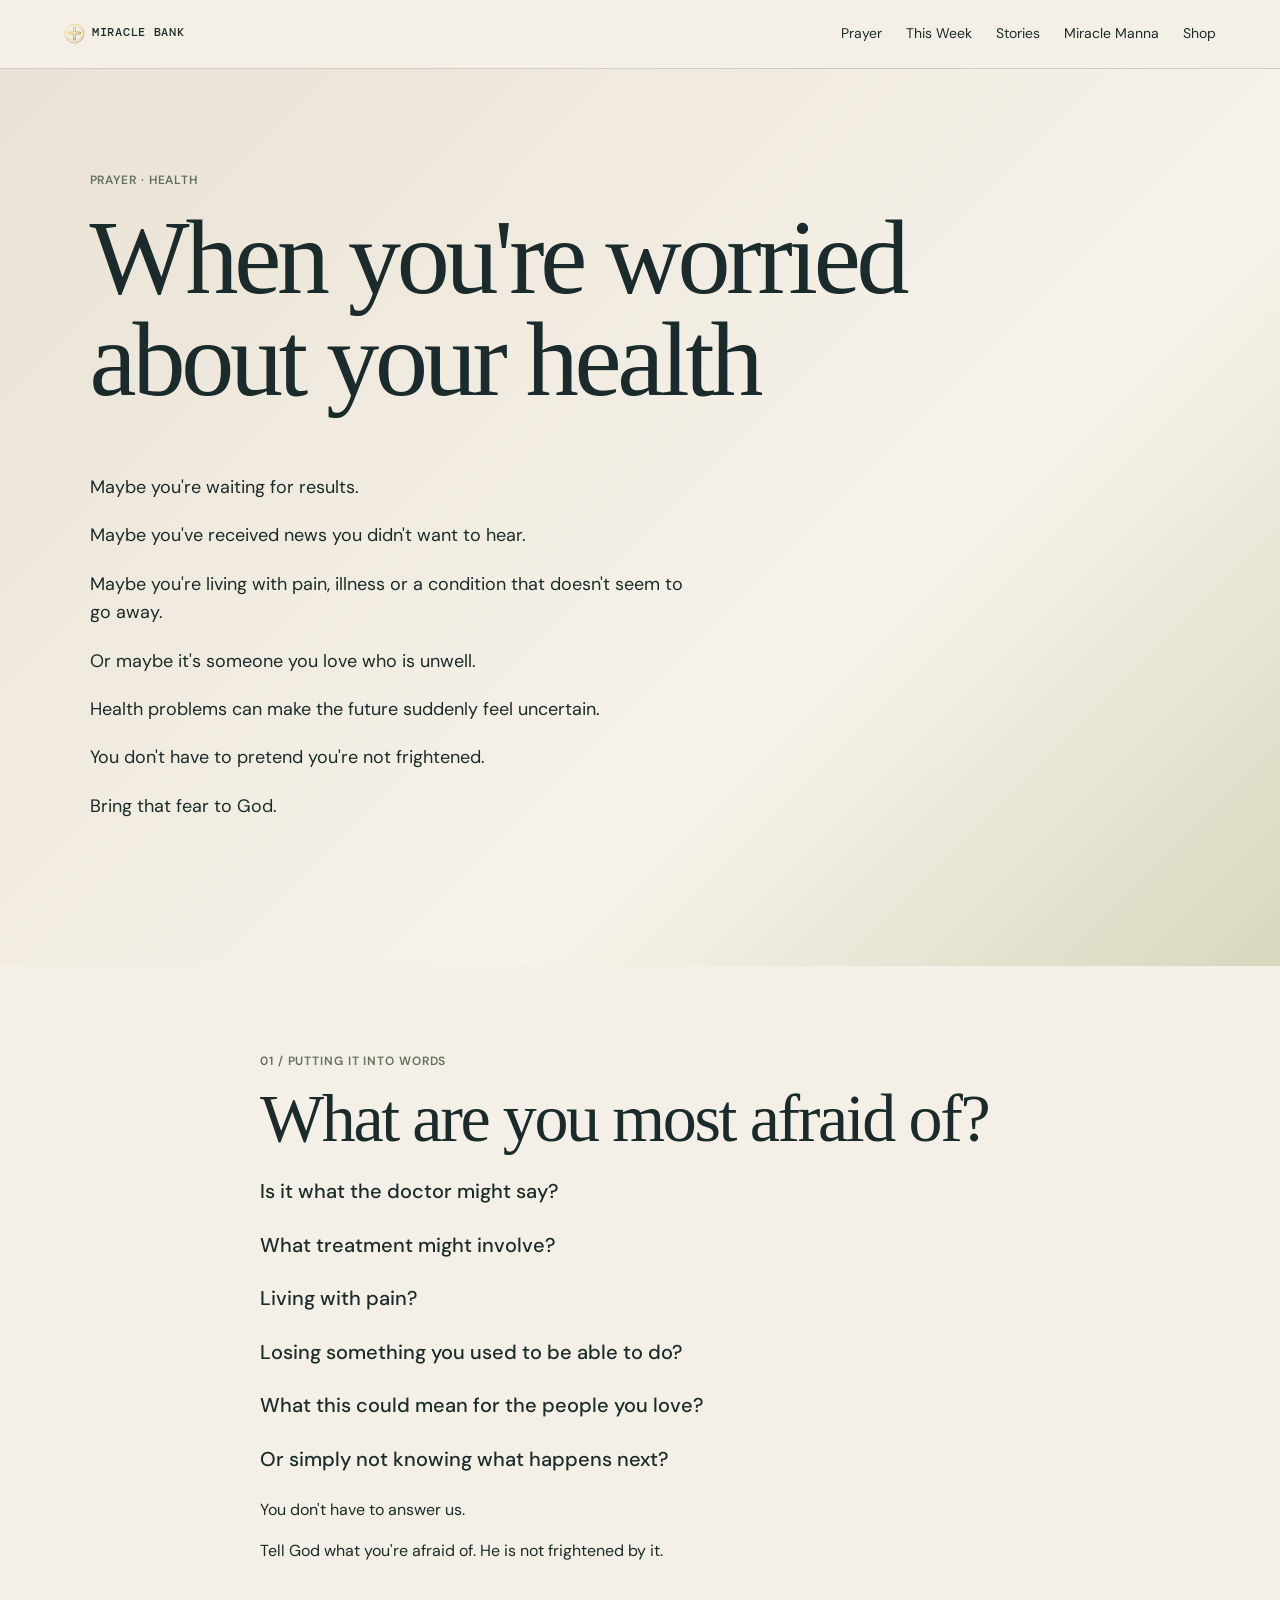
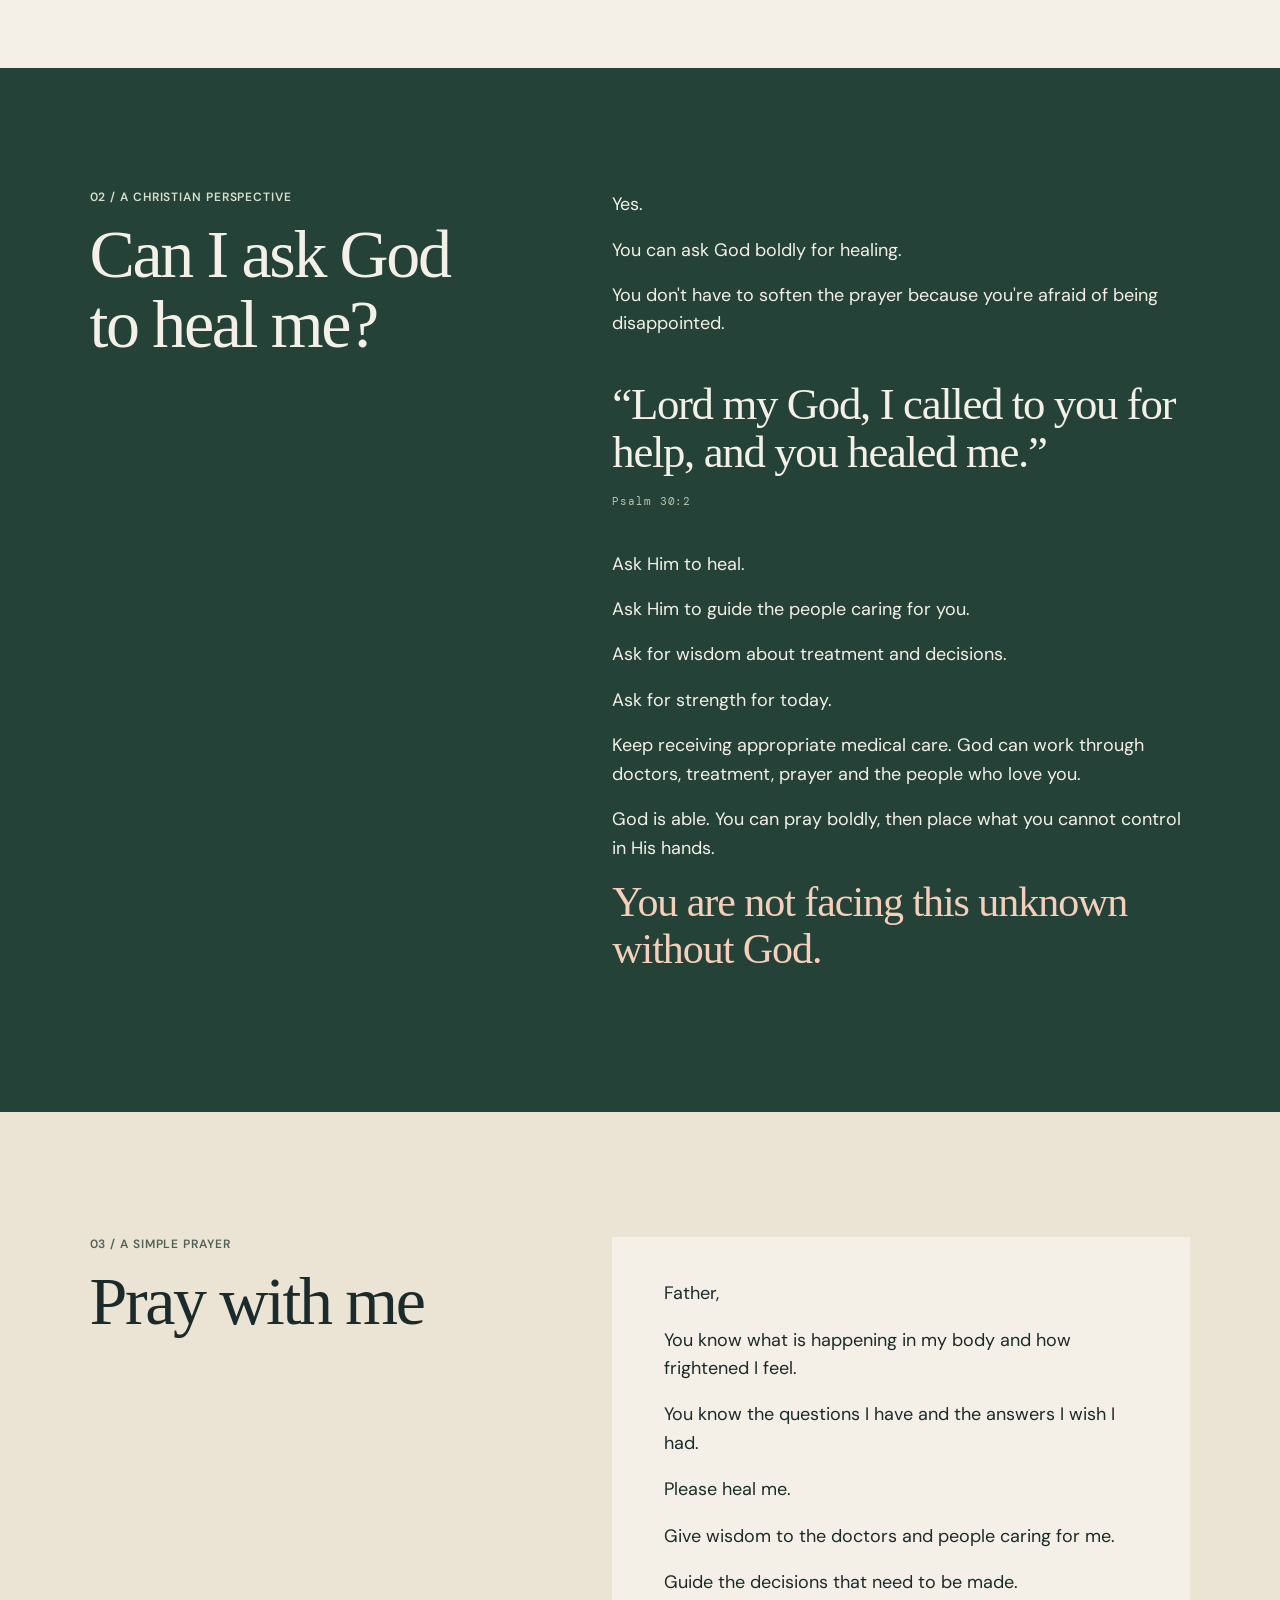
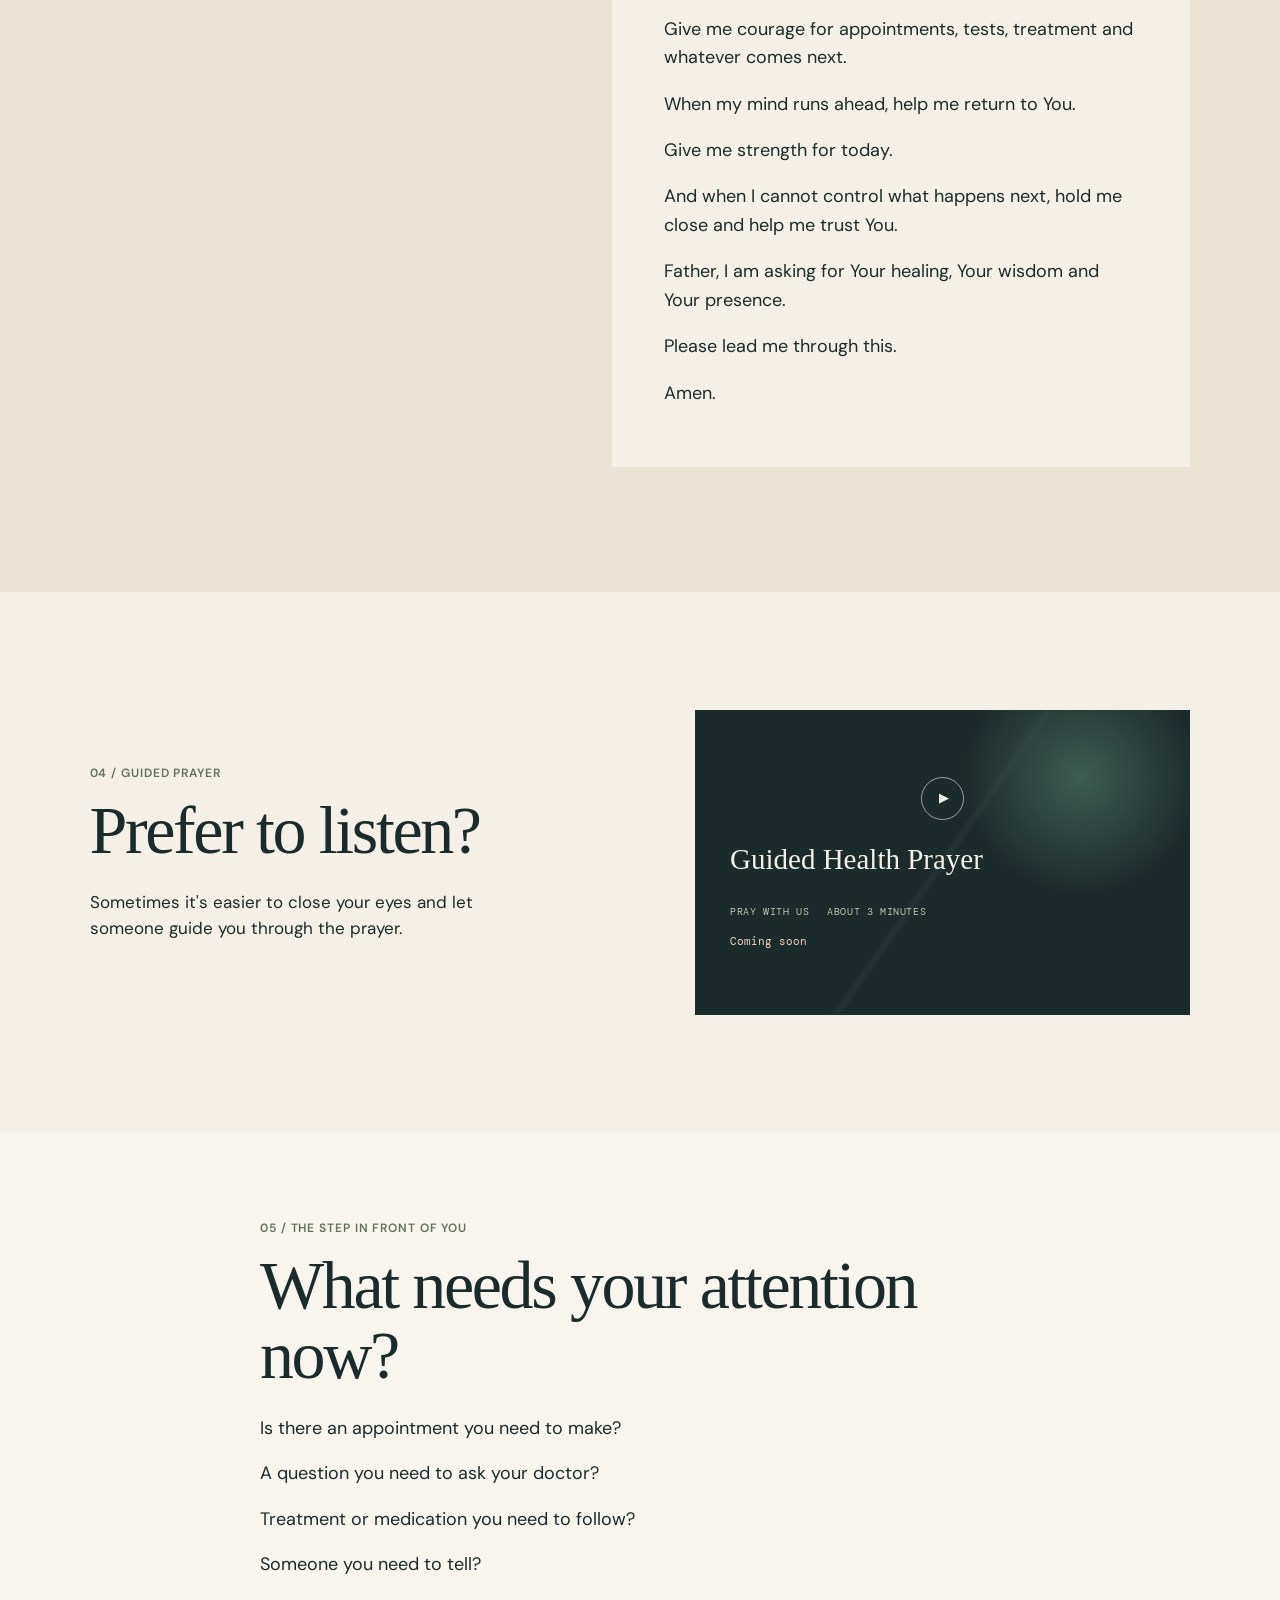
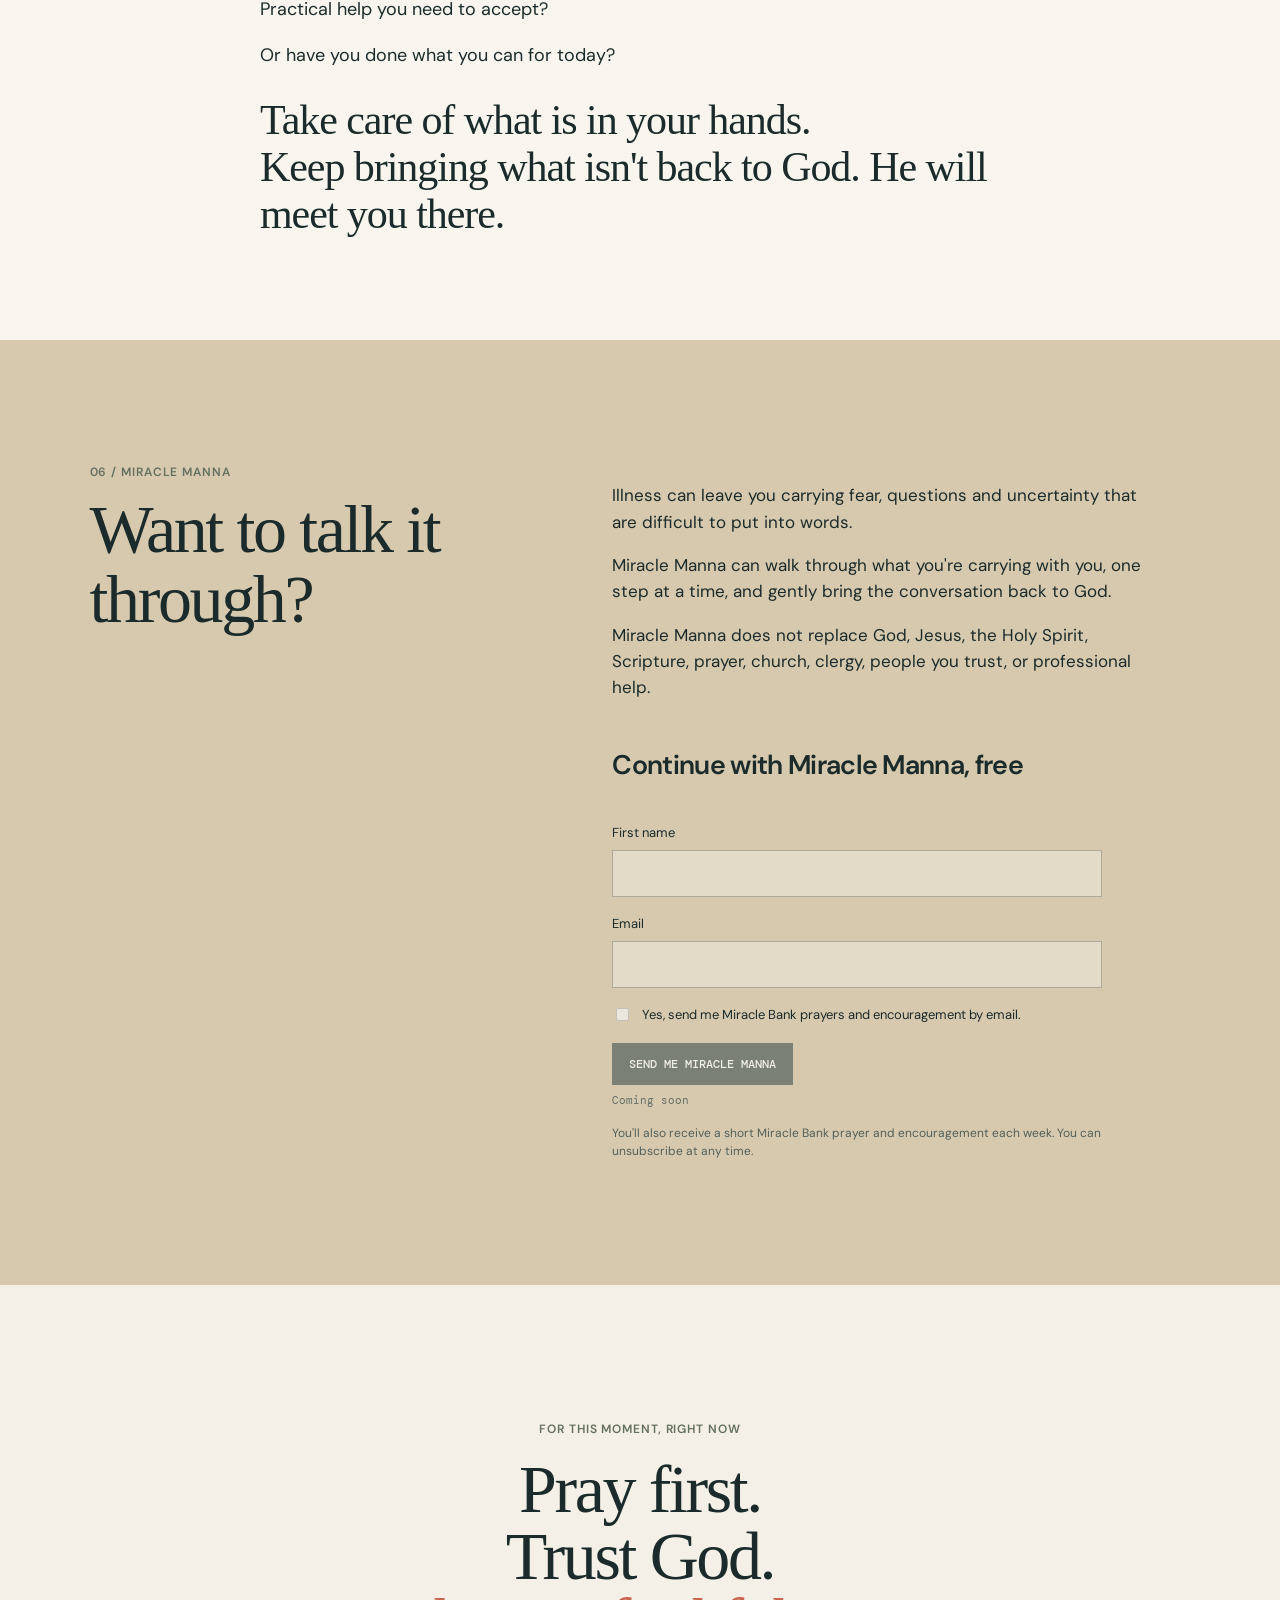
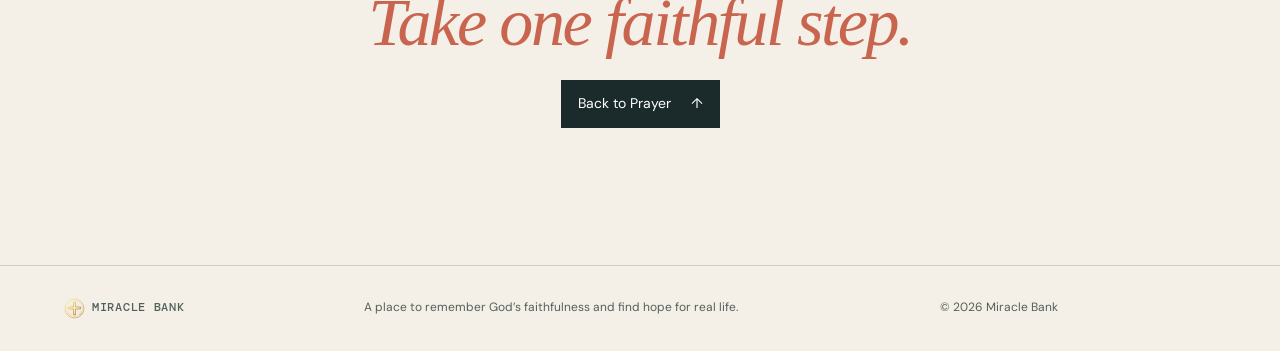
<file: public/prayer/health/index.html>
<!doctype html>
<html lang="en">
  <head>
    <meta charset="UTF-8" />
    <meta name="viewport" content="width=device-width, initial-scale=1.0" />
    <meta name="description" content="When you're worried about your health, bring your fear to God, pray for healing and wisdom, and take the next step in your care." />
    <link rel="canonical" href="https://miraclebank.ai/prayer/health/" />
    <title>Prayer for Health | Miracle Bank</title>
    <link rel="icon" href="../../favicon.svg" type="image/svg+xml" />
    <link rel="preconnect" href="https://fonts.googleapis.com" />
    <link rel="preconnect" href="https://fonts.gstatic.com" crossorigin />
    <link href="https://fonts.googleapis.com/css2?family=DM+Mono:wght@400;500&family=DM+Sans:wght@400;500;600&family=Instrument+Serif:ital@0;1&display=swap" rel="stylesheet" />
    <link rel="stylesheet" href="../../styles.css" />
    <link rel="stylesheet" href="../provision/provision.css" />
  </head>
  <body>
    <header class="site-header">
      <a class="brand" href="../../" aria-label="Miracle Bank home"><img class="brand-emblem" src="../../miracle-bank-emblem.svg" alt="" />MIRACLE BANK</a>
      <button class="menu-button" aria-expanded="false" aria-controls="main-nav">Menu</button>
      <nav id="main-nav" aria-label="Main navigation">
        <a href="../../#prayer">Prayer</a><a href="../../#this-week">This Week</a><a href="../../#stories">Stories</a><a href="../../#manna">Miracle Manna</a><a href="../../#shop">Shop</a>
      </nav>
    </header>

    <main class="pathway">
<section class="pathway-hero"><div class="pathway-wrap"><p class="eyebrow">Prayer · Health</p><h1>When you're worried about your health</h1><div class="pathway-intro"><p>Maybe you're waiting for results.</p><p>Maybe you've received news you didn't want to hear.</p><p>Maybe you're living with pain, illness or a condition that doesn't seem to go away.</p><p>Or maybe it's someone you love who is unwell.</p><p>Health problems can make the future suddenly feel uncertain.</p><p>You don't have to pretend you're not frightened.</p><p>Bring that fear to God.</p></div></div></section>
<section class="reflection-section editorial-reflection"><div class="pathway-wrap narrow"><p class="section-label">01 / PUTTING IT INTO WORDS</p><h2>What are you most afraid of?</h2><p class="question-flow">Is it what the doctor might say?</p><p class="question-flow">What treatment might involve?</p><p class="question-flow">Living with pain?</p><p class="question-flow">Losing something you used to be able to do?</p><p class="question-flow">What this could mean for the people you love?</p><p class="question-flow">Or simply not knowing what happens next?</p><p>You don't have to answer us.</p><p>Tell God what you're afraid of. He is not frightened by it.</p></div></section>
<section class="teaching-section"><div class="pathway-wrap teaching-grid"><div><p class="section-label">02 / A CHRISTIAN PERSPECTIVE</p><h2>Can I ask God to heal me?</h2></div><div class="prose"><p>Yes.</p><p>You can ask God boldly for healing.</p><p>You don't have to soften the prayer because you're afraid of being disappointed.</p><blockquote>“Lord my God, I called to you for help, and you healed me.”<cite>Psalm 30:2</cite></blockquote><p>Ask Him to heal.</p><p>Ask Him to guide the people caring for you.</p><p>Ask for wisdom about treatment and decisions.</p><p>Ask for strength for today.</p><p>Keep receiving appropriate medical care. God can work through doctors, treatment, prayer and the people who love you.</p><p>God is able. You can pray boldly, then place what you cannot control in His hands.</p><p class="editorial-emphasis">You are not facing this unknown without God.</p></div></div></section>
<section class="prayer-section"><div class="pathway-wrap prayer-layout"><div><p class="section-label">03 / A SIMPLE PRAYER</p><h2>Pray with me</h2></div><article class="prayer-copy"><p>Father,</p><p>You know what is happening in my body and how frightened I feel.</p><p>You know the questions I have and the answers I wish I had.</p><p>Please heal me.</p><p>Give wisdom to the doctors and people caring for me.</p><p>Guide the decisions that need to be made.</p><p>Give me courage for appointments, tests, treatment and whatever comes next.</p><p>When my mind runs ahead, help me return to You.</p><p>Give me strength for today.</p><p>And when I cannot control what happens next, hold me close and help me trust You.</p><p>Father, I am asking for Your healing, Your wisdom and Your presence.</p><p>Please lead me through this.</p><p>Amen.</p></article></div></section>
<section class="listen-section"><div class="pathway-wrap listen-grid"><div><p class="section-label">04 / GUIDED PRAYER</p><h2>Prefer to listen?</h2><p>Sometimes it's easier to close your eyes and let someone guide you through the prayer.</p></div><div class="video-shell" aria-label="Guided Health Prayer, coming soon"><span class="play">▶</span><p>Guided Health Prayer</p><div><span>Pray with us</span><span>About 3 minutes</span></div><small>Coming soon</small></div></div></section>
<section class="next-section editorial-reflection"><div class="pathway-wrap narrow"><p class="section-label">05 / THE STEP IN FRONT OF YOU</p><h2>What needs your attention now?</h2><div class="prose"><p>Is there an appointment you need to make?</p><p>A question you need to ask your doctor?</p><p>Treatment or medication you need to follow?</p><p>Someone you need to tell?</p><p>Practical help you need to accept?</p><p>Or have you done what you can for today?</p></div><p class="editorial-emphasis">Take care of what is in your hands.<br />Keep bringing what isn't back to God. He will meet you there.</p></div></section>
<section class="manna-section"><div class="pathway-wrap manna-grid"><div><p class="section-label">06 / MIRACLE MANNA</p><h2>Want to talk it through?</h2></div><div><p>Illness can leave you carrying fear, questions and uncertainty that are difficult to put into words.</p><p>Miracle Manna can walk through what you're carrying with you, one step at a time, and gently bring the conversation back to God.</p><p>Miracle Manna does not replace God, Jesus, the Holy Spirit, Scripture, prayer, church, clergy, people you trust, or professional help.</p><h3>Continue with Miracle Manna, free</h3><form class="manna-form" data-source="Health"><label>First name<input type="text" autocomplete="given-name" disabled /></label><label>Email<input type="email" autocomplete="email" disabled /></label><label class="consent"><input type="checkbox" disabled /> <span>Yes, send me Miracle Bank prayers and encouragement by email.</span></label><button type="button" disabled>Send me Miracle Manna</button><p class="coming-soon">Coming soon</p><small>You'll also receive a short Miracle Bank prayer and encouragement each week. You can unsubscribe at any time.</small></form></div></div></section><section class="pathway-closing"><p class="eyebrow">For this moment, right now</p><h2>Pray first.<br />Trust God.<br /><em>Take one faithful step.</em></h2><a class="button button-dark" href="../../#prayer">Back to Prayer <span>↑</span></a></section></main>
    <footer><a class="brand" href="../../"><img class="brand-emblem" src="../../miracle-bank-emblem.svg" alt="" />MIRACLE BANK</a><p>A place to remember God’s faithfulness and find hope for real life.</p><p>© 2026 Miracle Bank</p></footer>
    <script src="../../script.js"></script>
  </body>
</html>
</file>
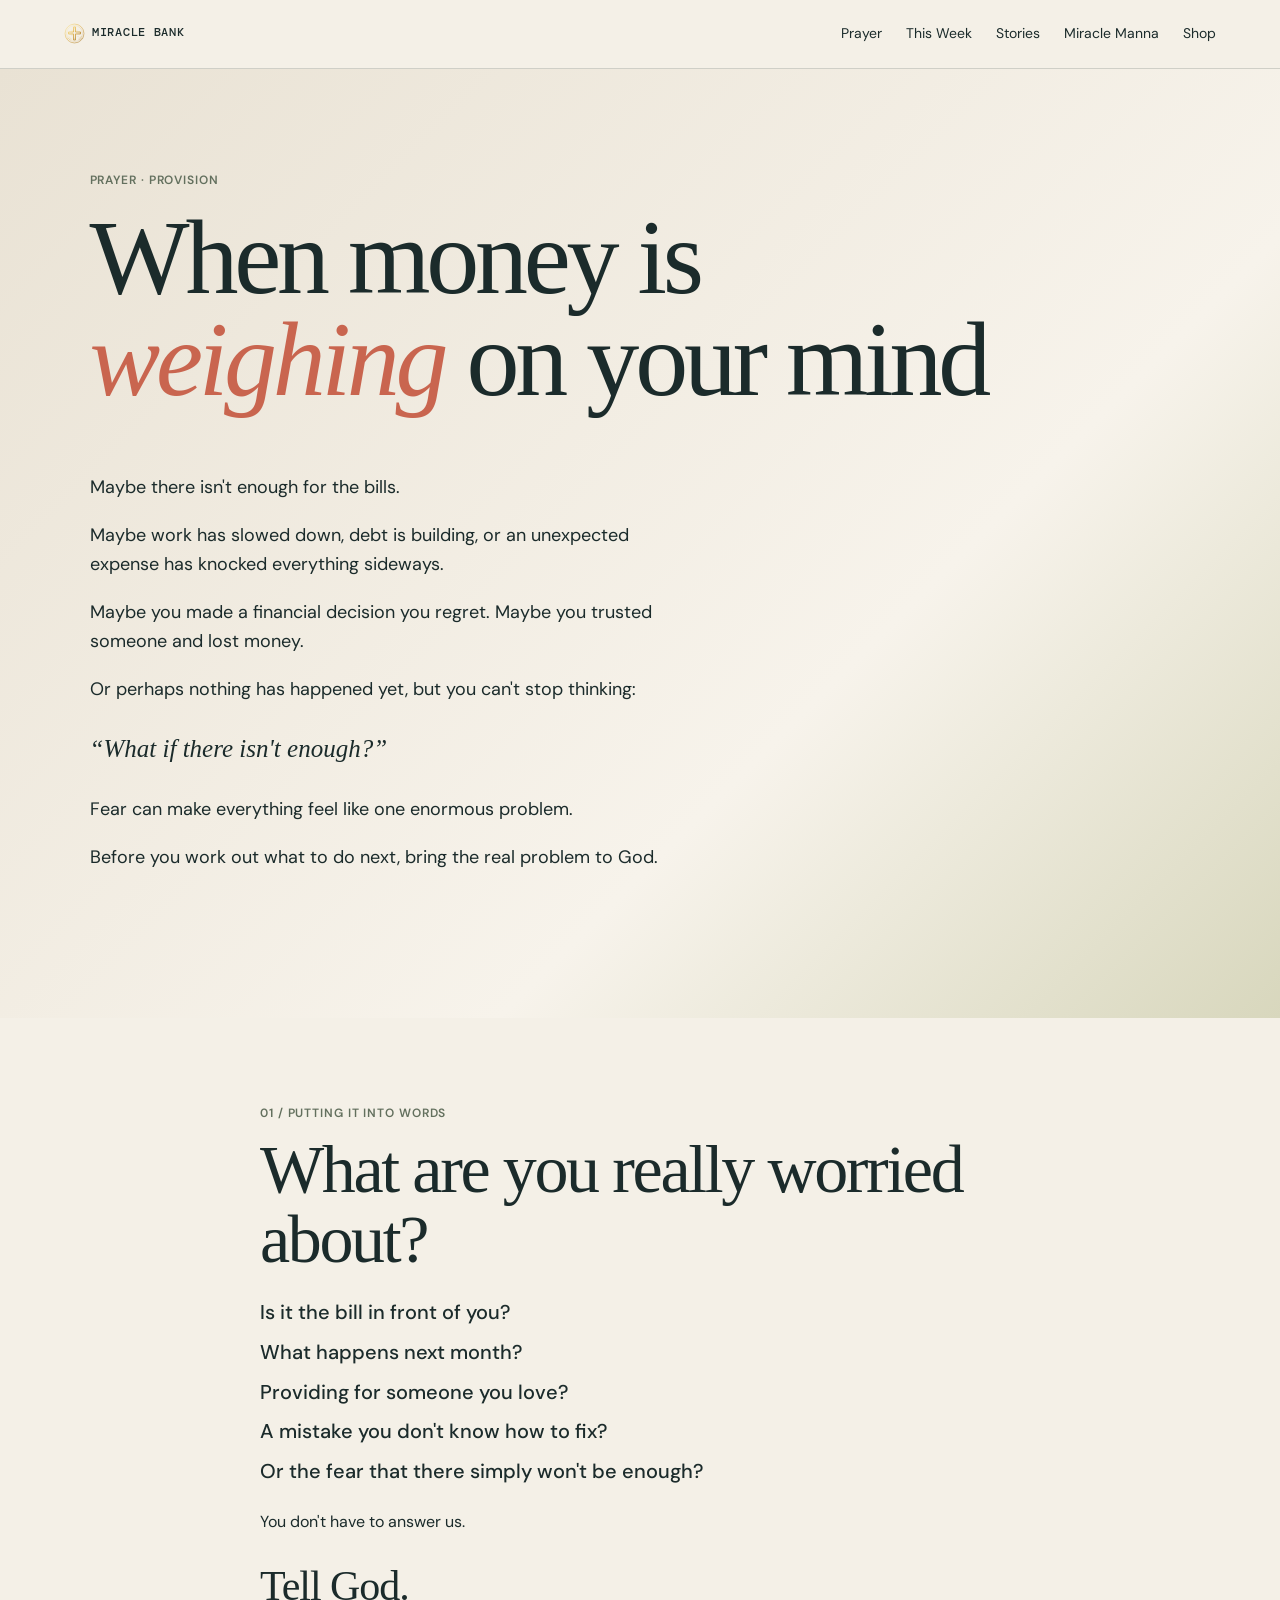
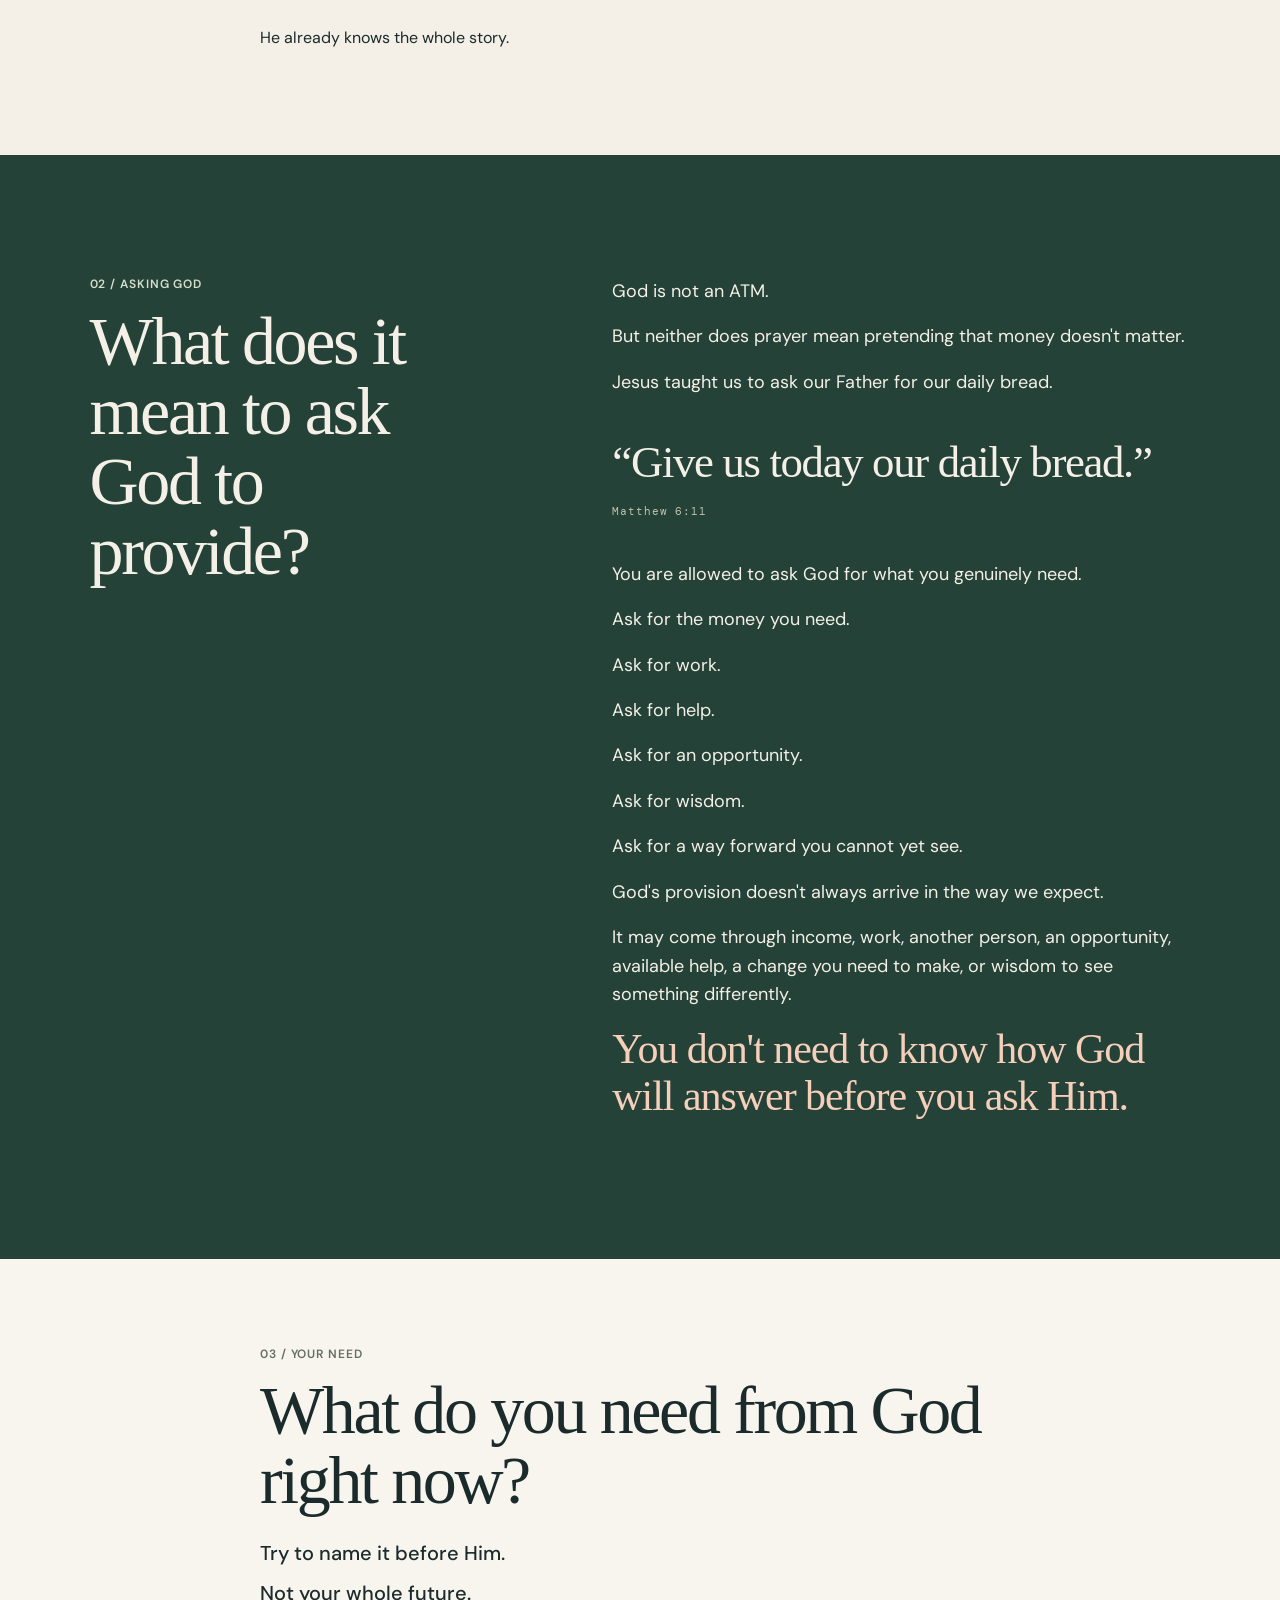
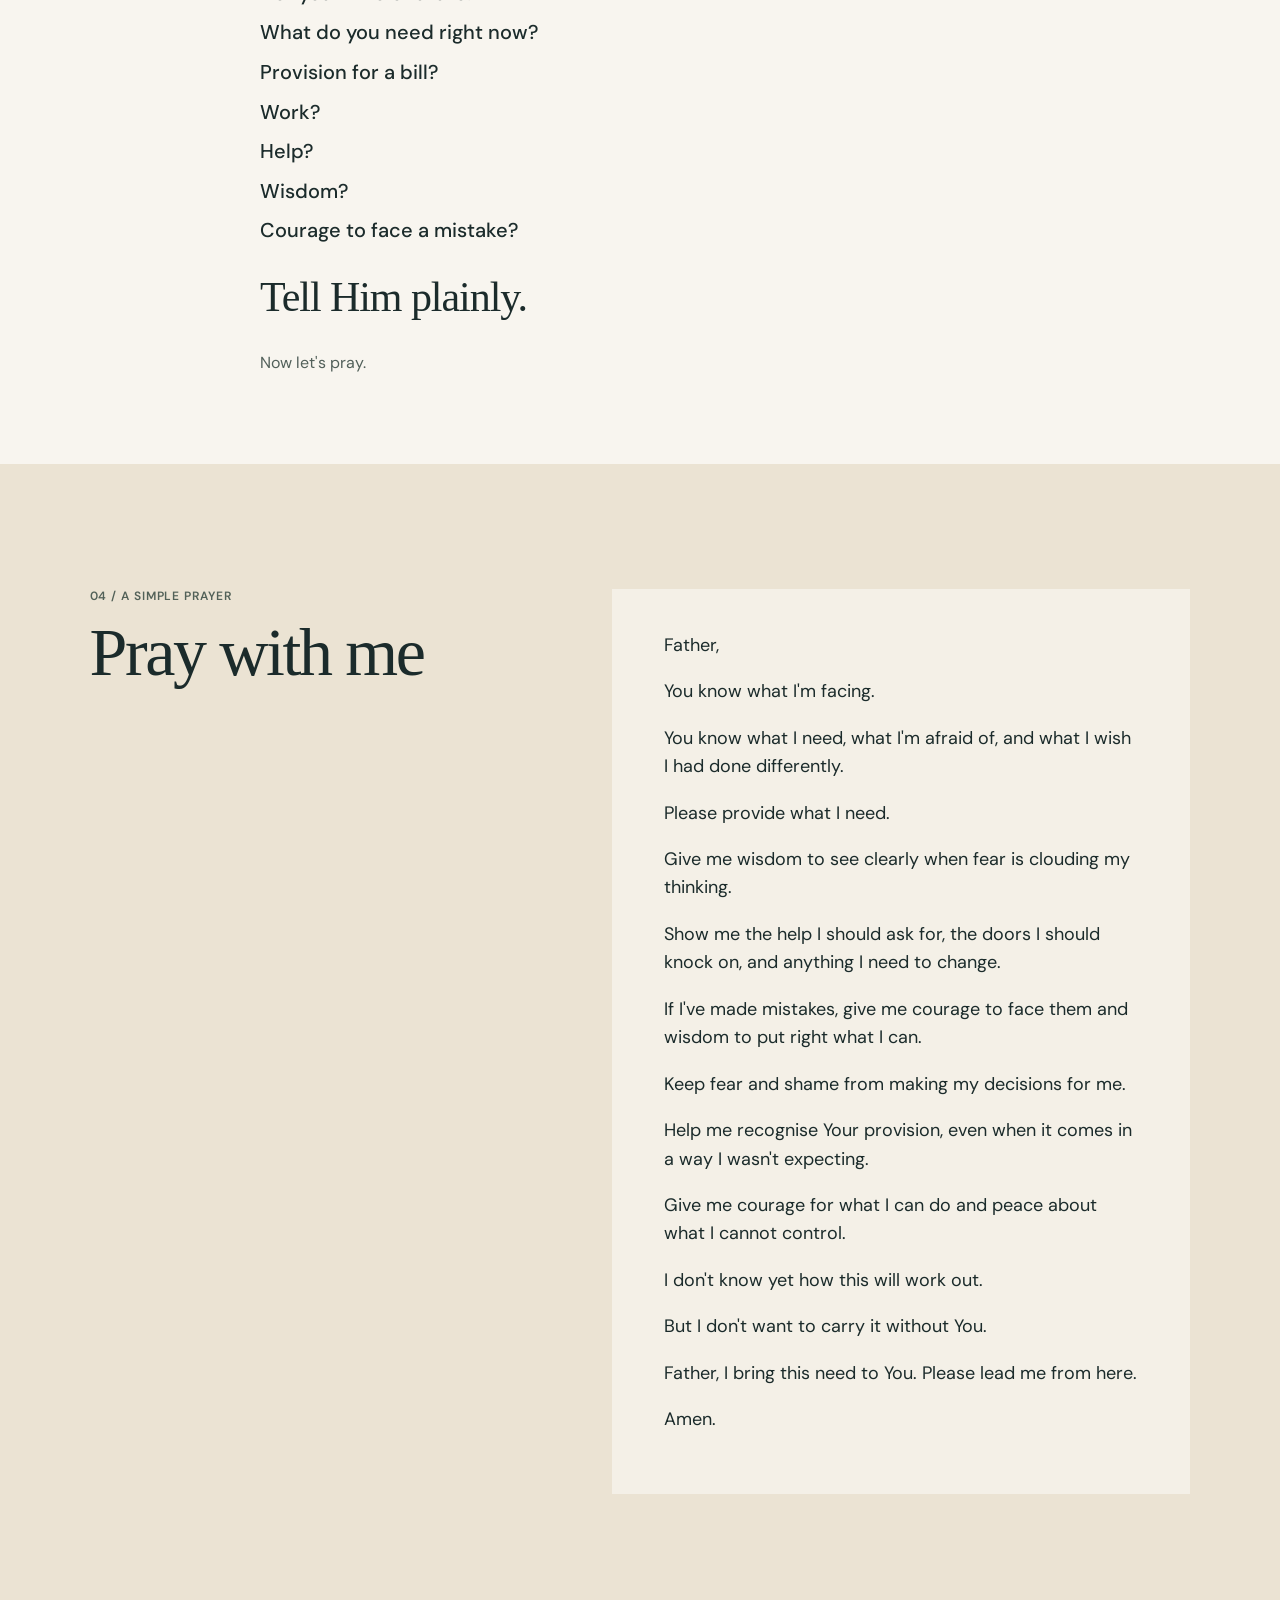
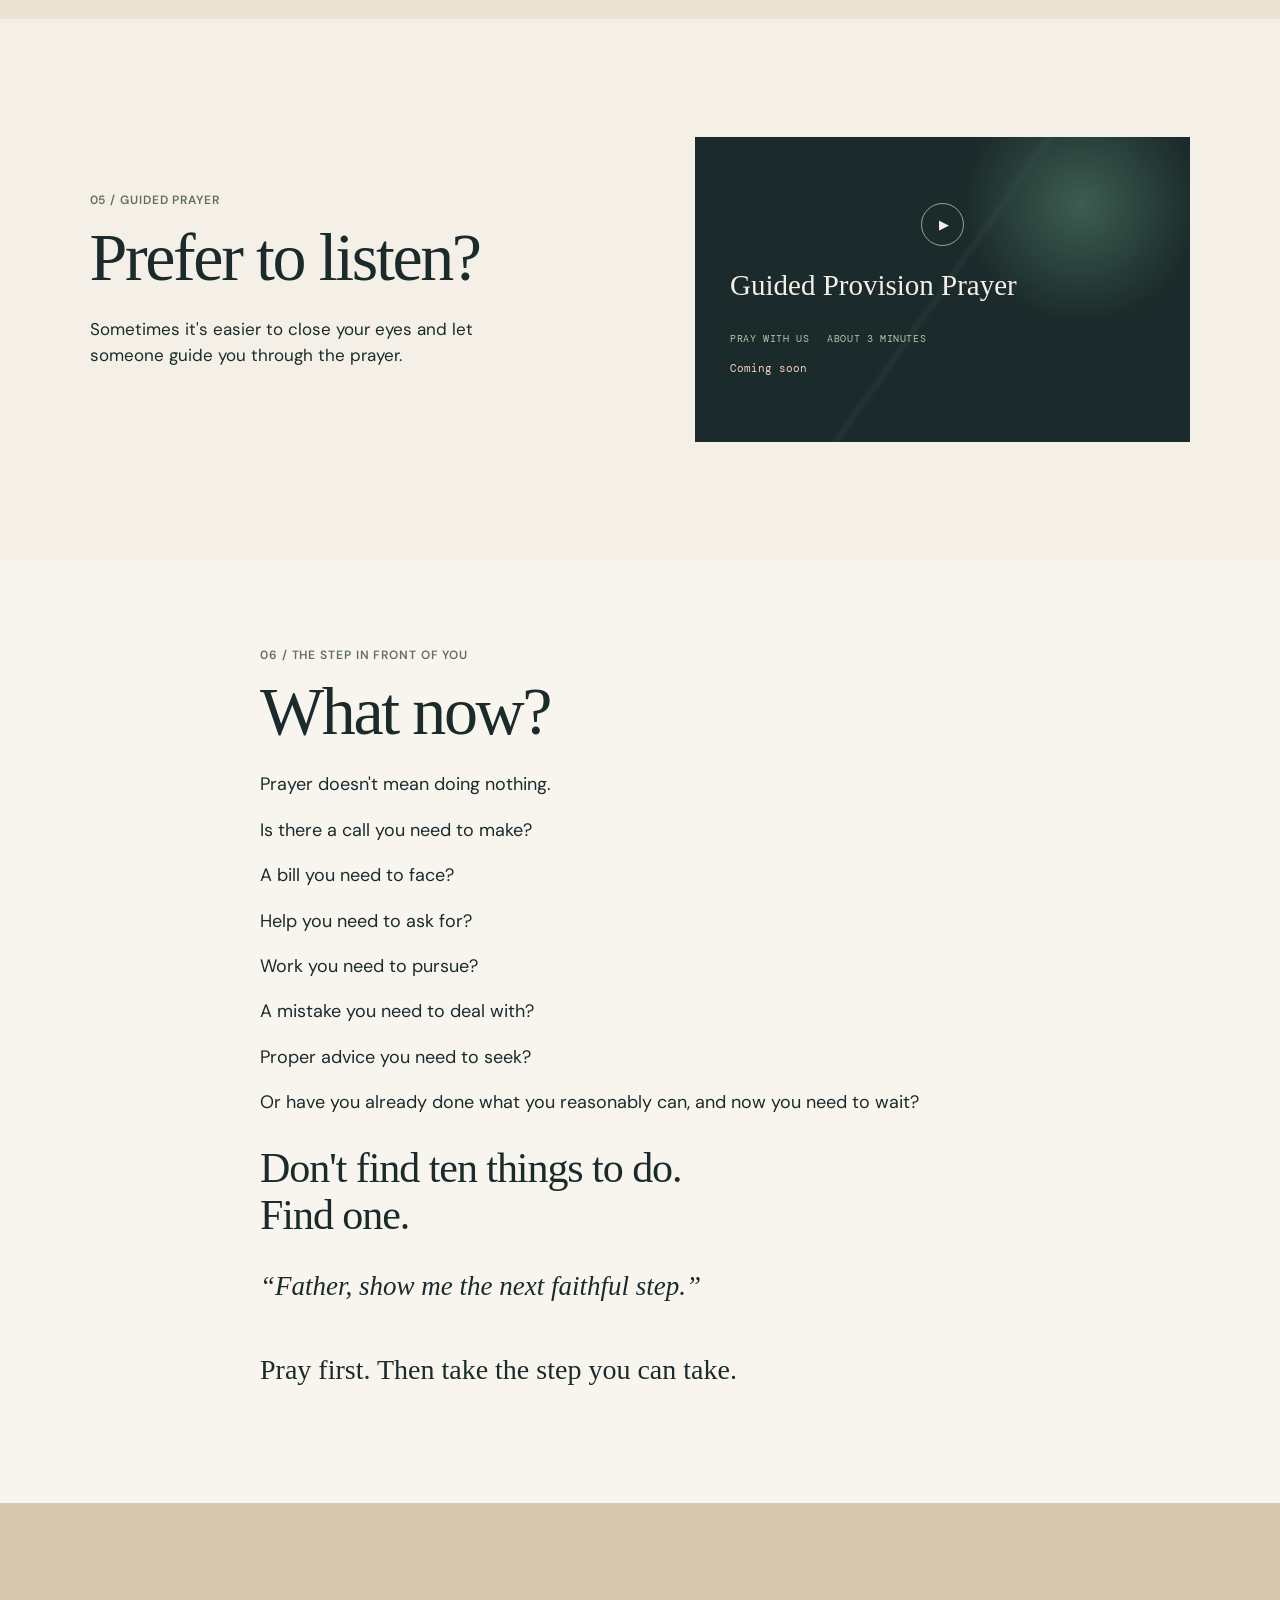
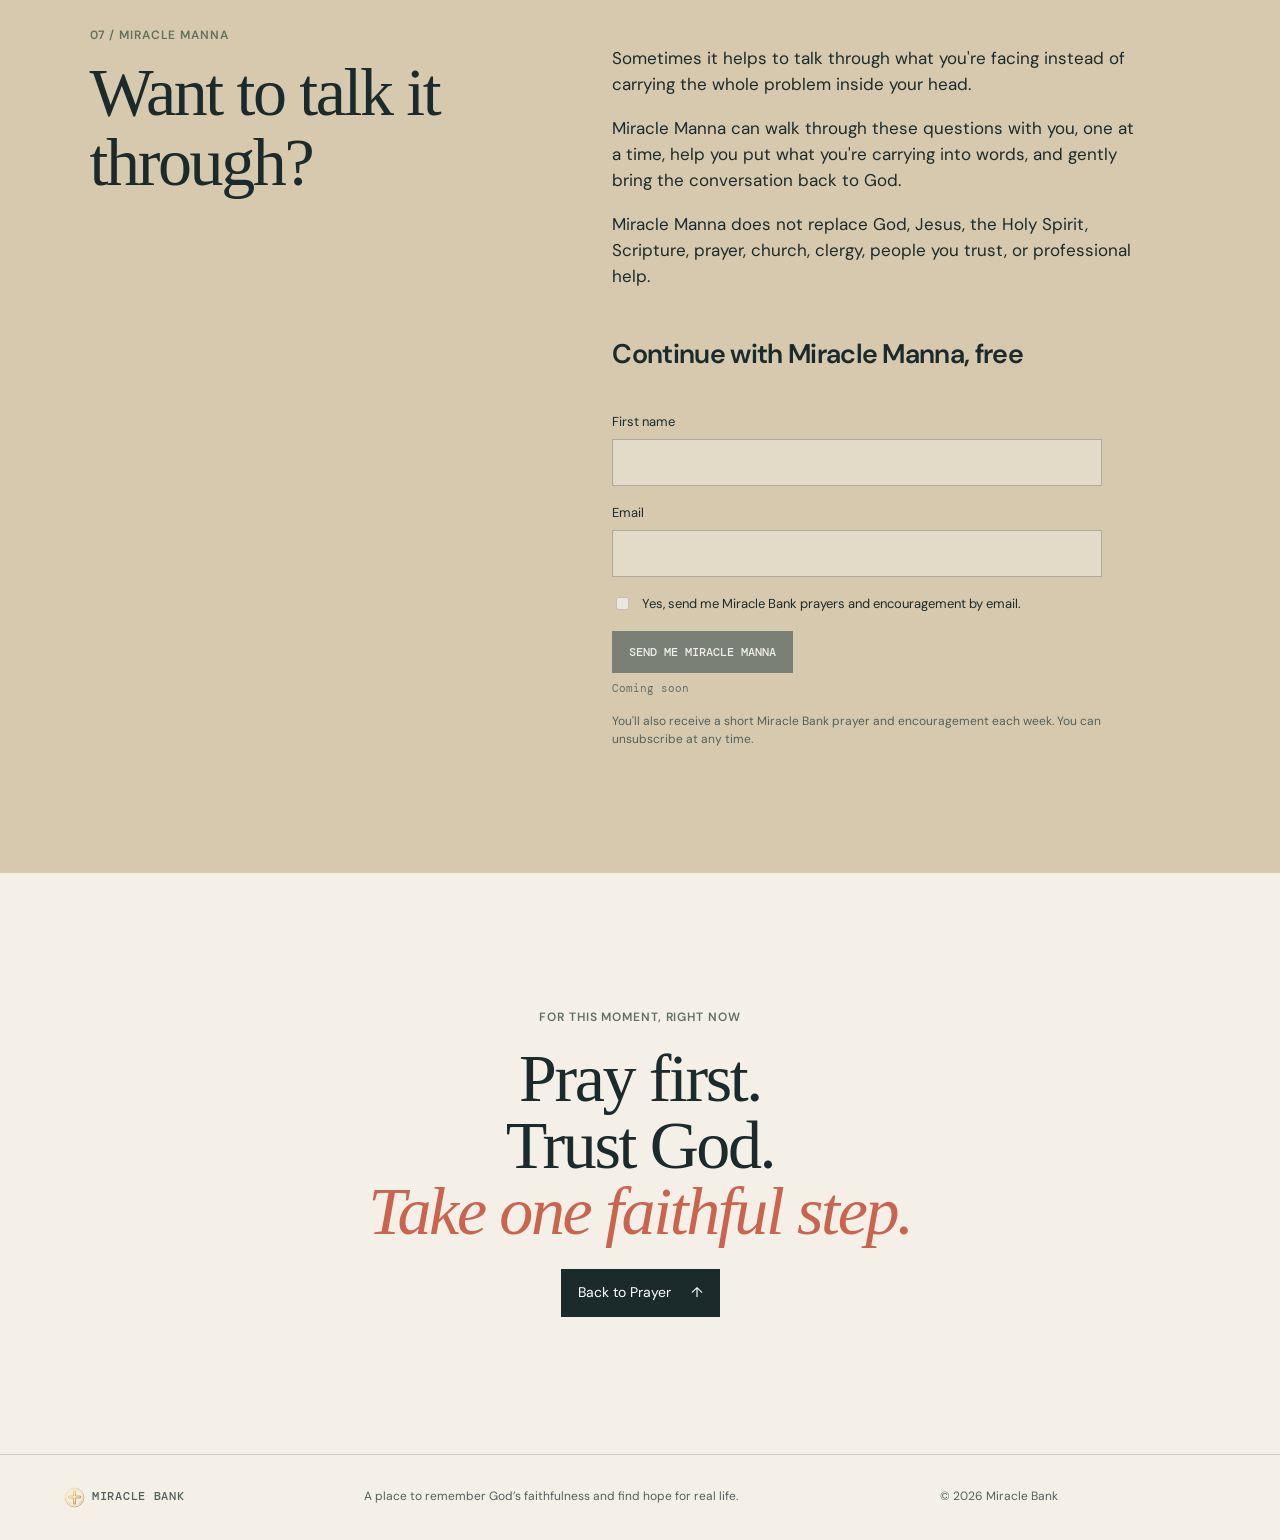
<file: public/prayer/provision/index.html>
<!doctype html>
<html lang="en">
  <head>
    <meta charset="UTF-8" />
    <meta name="viewport" content="width=device-width, initial-scale=1.0" />
    <meta name="description" content="When money is weighing on your mind, slow down, bring the real problem to God, pray for His provision and find your next faithful step." />
    <link rel="canonical" href="https://miraclebank.ai/prayer/provision/" />
    <title>Provision Prayer | Miracle Bank</title>
    <link rel="icon" href="../../favicon.svg" type="image/svg+xml" />
    <link rel="preconnect" href="https://fonts.googleapis.com" />
    <link rel="preconnect" href="https://fonts.gstatic.com" crossorigin />
    <link href="https://fonts.googleapis.com/css2?family=DM+Mono:wght@400;500&family=DM+Sans:wght@400;500;600&family=Instrument+Serif:ital@0;1&display=swap" rel="stylesheet" />
    <link rel="stylesheet" href="../../styles.css" />
    <link rel="stylesheet" href="provision.css" />
  </head>
  <body>
    <header class="site-header">
      <a class="brand" href="../../" aria-label="Miracle Bank home"><img class="brand-emblem" src="../../miracle-bank-emblem.svg" alt="" />MIRACLE BANK</a>
      <button class="menu-button" aria-expanded="false" aria-controls="main-nav">Menu</button>
      <nav id="main-nav" aria-label="Main navigation">
        <a href="../../#prayer">Prayer</a><a href="../../#this-week">This Week</a><a href="../../#stories">Stories</a><a href="../../#manna">Miracle Manna</a><a href="../../#shop">Shop</a>
      </nav>
    </header>

    <main class="pathway">
<section class="pathway-hero"><div class="pathway-wrap"><p class="eyebrow">Prayer · Provision</p><h1>When money is<br /><em>weighing</em> on your mind</h1><div class="pathway-intro"><p>Maybe there isn't enough for the bills.</p><p>Maybe work has slowed down, debt is building, or an unexpected expense has knocked everything sideways.</p><p>Maybe you made a financial decision you regret. Maybe you trusted someone and lost money.</p><p>Or perhaps nothing has happened yet, but you can't stop thinking:</p><p class="thought">“What if there isn't enough?”</p><p>Fear can make everything feel like one enormous problem.</p><p>Before you work out what to do next, bring the real problem to God.</p></div></div></section>
<section class="reflection-section editorial-reflection"><div class="pathway-wrap narrow"><p class="section-label">01 / PUTTING IT INTO WORDS</p><h2>What are you really worried about?</h2><div class="question-flow"><p>Is it the bill in front of you?</p><p>What happens next month?</p><p>Providing for someone you love?</p><p>A mistake you don't know how to fix?</p><p>Or the fear that there simply won't be enough?</p></div><p>You don't have to answer us.</p><p class="editorial-emphasis">Tell God.</p><p>He already knows the whole story.</p></div></section>
<section class="teaching-section"><div class="pathway-wrap teaching-grid"><div><p class="section-label">02 / ASKING GOD</p><h2>What does it mean to ask God to provide?</h2></div><div class="prose"><p>God is not an ATM.</p><p>But neither does prayer mean pretending that money doesn't matter.</p><p>Jesus taught us to ask our Father for our daily bread.</p><blockquote>“Give us today our daily bread.”<cite>Matthew 6:11</cite></blockquote><p>You are allowed to ask God for what you genuinely need.</p><p>Ask for the money you need.</p><p>Ask for work.</p><p>Ask for help.</p><p>Ask for an opportunity.</p><p>Ask for wisdom.</p><p>Ask for a way forward you cannot yet see.</p><p>God's provision doesn't always arrive in the way we expect.</p><p>It may come through income, work, another person, an opportunity, available help, a change you need to make, or wisdom to see something differently.</p><p class="editorial-emphasis">You don't need to know how God will answer before you ask Him.</p></div></div></section>
<section class="reflection-section reflection-tinted editorial-reflection"><div class="pathway-wrap narrow"><p class="section-label">03 / YOUR NEED</p><h2>What do you need from God right now?</h2><div class="question-flow"><p>Try to name it before Him.</p><p>Not your whole future.</p><p>What do you need right now?</p><p>Provision for a bill?</p><p>Work?</p><p>Help?</p><p>Wisdom?</p><p>Courage to face a mistake?</p></div><p class="editorial-emphasis">Tell Him plainly.</p><p class="quiet-line">Now let's pray.</p></div></section>
<section class="prayer-section"><div class="pathway-wrap prayer-layout"><div><p class="section-label">04 / A SIMPLE PRAYER</p><h2>Pray with me</h2></div><article class="prayer-copy"><p>Father,</p><p>You know what I'm facing.</p><p>You know what I need, what I'm afraid of, and what I wish I had done differently.</p><p>Please provide what I need.</p><p>Give me wisdom to see clearly when fear is clouding my thinking.</p><p>Show me the help I should ask for, the doors I should knock on, and anything I need to change.</p><p>If I've made mistakes, give me courage to face them and wisdom to put right what I can.</p><p>Keep fear and shame from making my decisions for me.</p><p>Help me recognise Your provision, even when it comes in a way I wasn't expecting.</p><p>Give me courage for what I can do and peace about what I cannot control.</p><p>I don't know yet how this will work out.</p><p>But I don't want to carry it without You.</p><p>Father, I bring this need to You. Please lead me from here.</p><p>Amen.</p></article></div></section>
<section class="listen-section"><div class="pathway-wrap listen-grid"><div><p class="section-label">05 / GUIDED PRAYER</p><h2>Prefer to listen?</h2><p>Sometimes it's easier to close your eyes and let someone guide you through the prayer.</p></div><div class="video-shell" aria-label="Guided Provision Prayer, coming soon"><span class="play">▶</span><p>Guided Provision Prayer</p><div><span>Pray with us</span><span>About 3 minutes</span></div><small>Coming soon</small></div></div></section>
<section class="next-section editorial-reflection"><div class="pathway-wrap narrow"><p class="section-label">06 / THE STEP IN FRONT OF YOU</p><h2>What now?</h2><div class="prose"><p>Prayer doesn't mean doing nothing.</p><p>Is there a call you need to make?</p><p>A bill you need to face?</p><p>Help you need to ask for?</p><p>Work you need to pursue?</p><p>A mistake you need to deal with?</p><p>Proper advice you need to seek?</p><p>Or have you already done what you reasonably can, and now you need to wait?</p></div><p class="editorial-emphasis">Don't find ten things to do.<br />Find one.</p><p class="prayer-prompt">“Father, show me the next faithful step.”</p><p class="closing-line">Pray first. Then take the step you can take.</p></div></section>
<section class="manna-section"><div class="pathway-wrap manna-grid"><div><p class="section-label">07 / MIRACLE MANNA</p><h2>Want to talk it through?</h2></div><div><p>Sometimes it helps to talk through what you're facing instead of carrying the whole problem inside your head.</p><p>Miracle Manna can walk through these questions with you, one at a time, help you put what you're carrying into words, and gently bring the conversation back to God.</p><p>Miracle Manna does not replace God, Jesus, the Holy Spirit, Scripture, prayer, church, clergy, people you trust, or professional help.</p><h3>Continue with Miracle Manna, free</h3><form class="manna-form" data-source="Provision"><label>First name<input type="text" autocomplete="given-name" disabled /></label><label>Email<input type="email" autocomplete="email" disabled /></label><label class="consent"><input type="checkbox" disabled /> <span>Yes, send me Miracle Bank prayers and encouragement by email.</span></label><button type="button" disabled>Send me Miracle Manna</button><p class="coming-soon">Coming soon</p><small>You'll also receive a short Miracle Bank prayer and encouragement each week. You can unsubscribe at any time.</small></form></div></div></section><section class="pathway-closing"><p class="eyebrow">For this moment, right now</p><h2>Pray first.<br />Trust God.<br /><em>Take one faithful step.</em></h2><a class="button button-dark" href="../../#prayer">Back to Prayer <span>↑</span></a></section></main>
    <footer><a class="brand" href="../../"><img class="brand-emblem" src="../../miracle-bank-emblem.svg" alt="" />MIRACLE BANK</a><p>A place to remember God’s faithfulness and find hope for real life.</p><p>© 2026 Miracle Bank</p></footer>
    <script src="../../script.js"></script>
  </body>
</html>
</file>
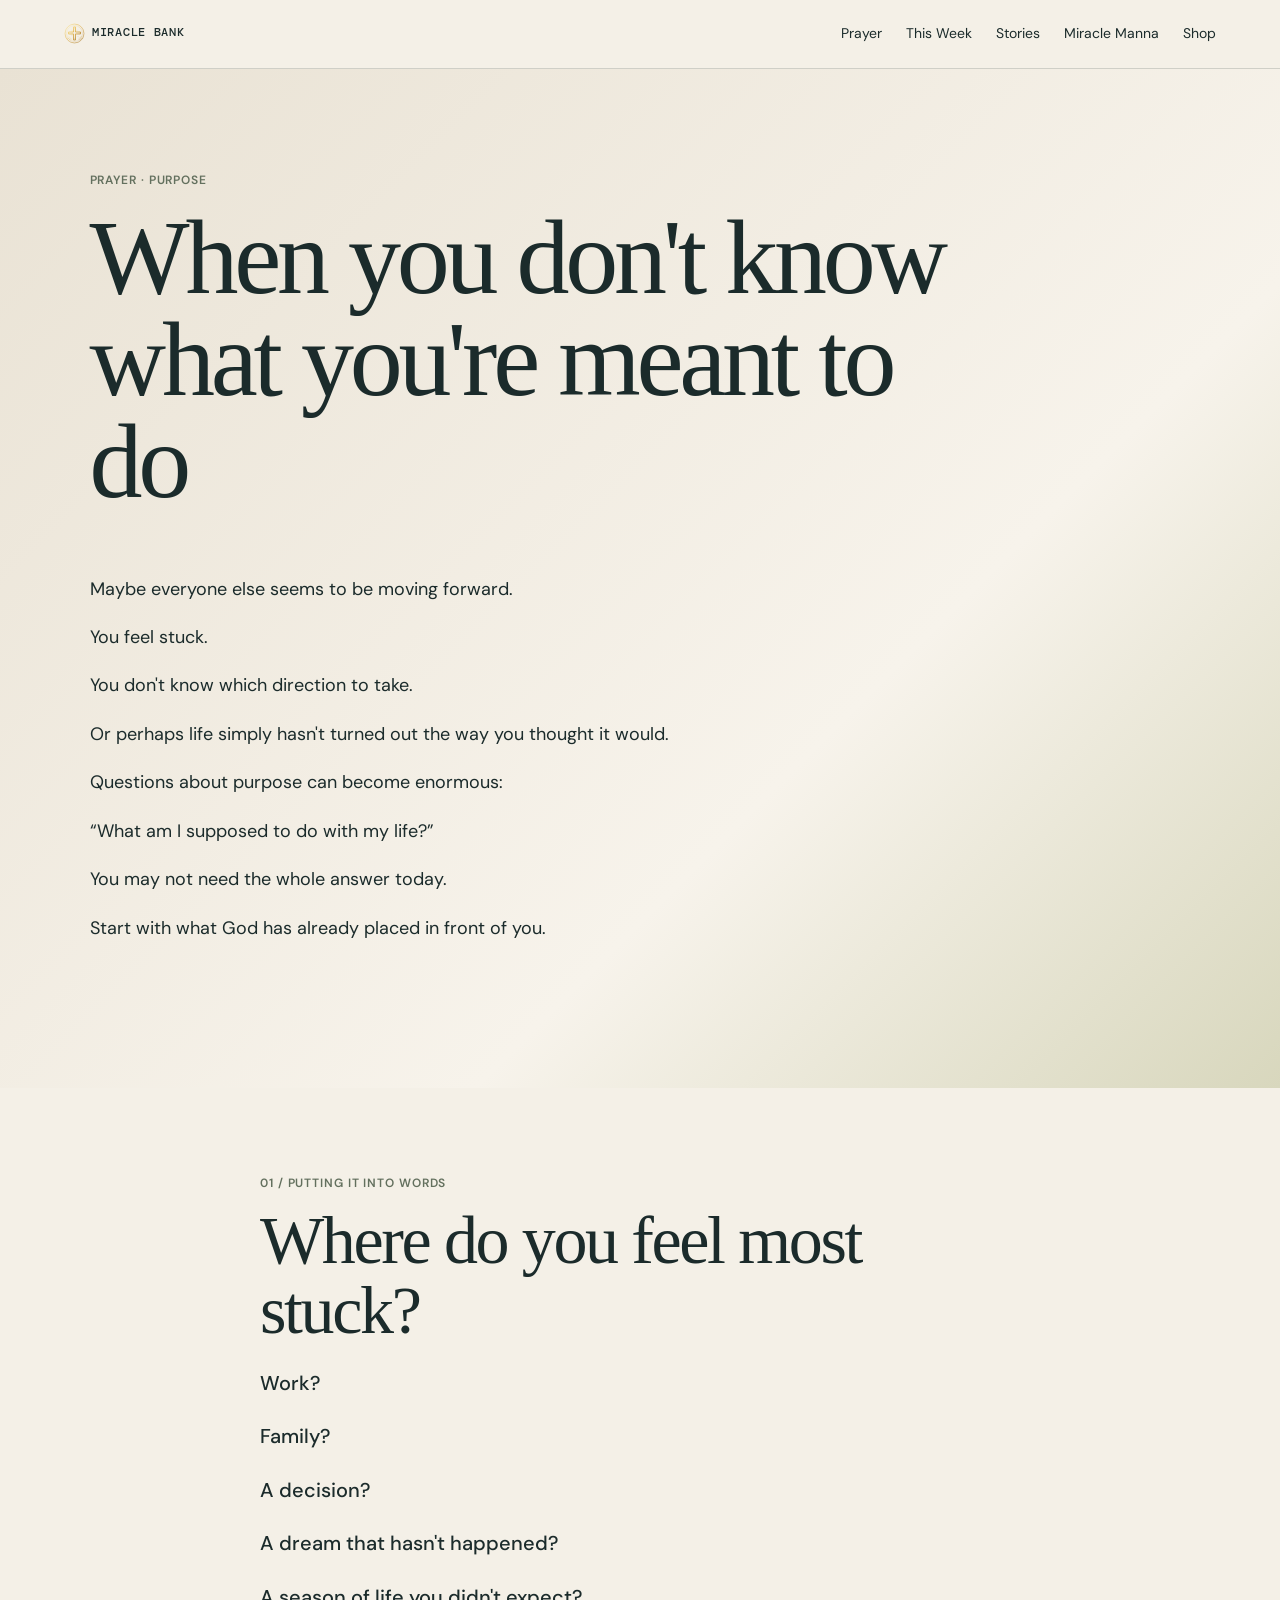
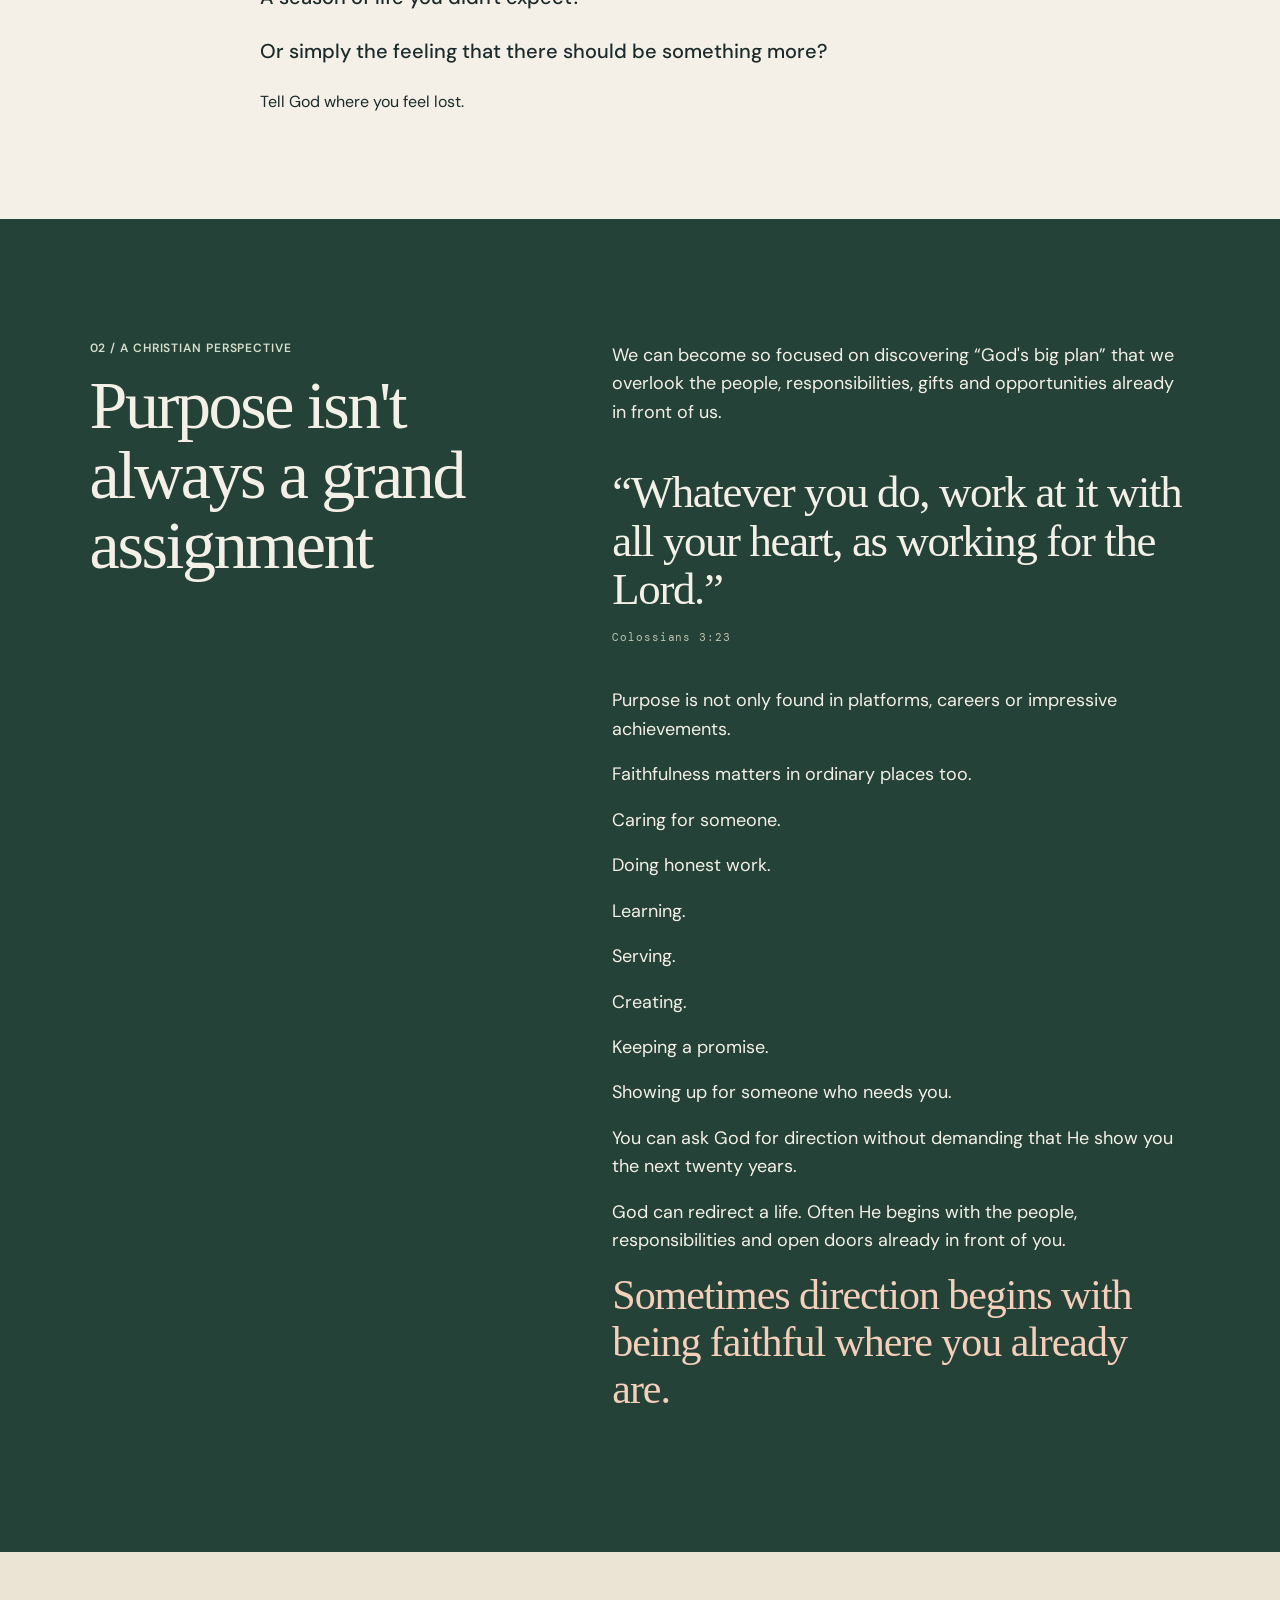
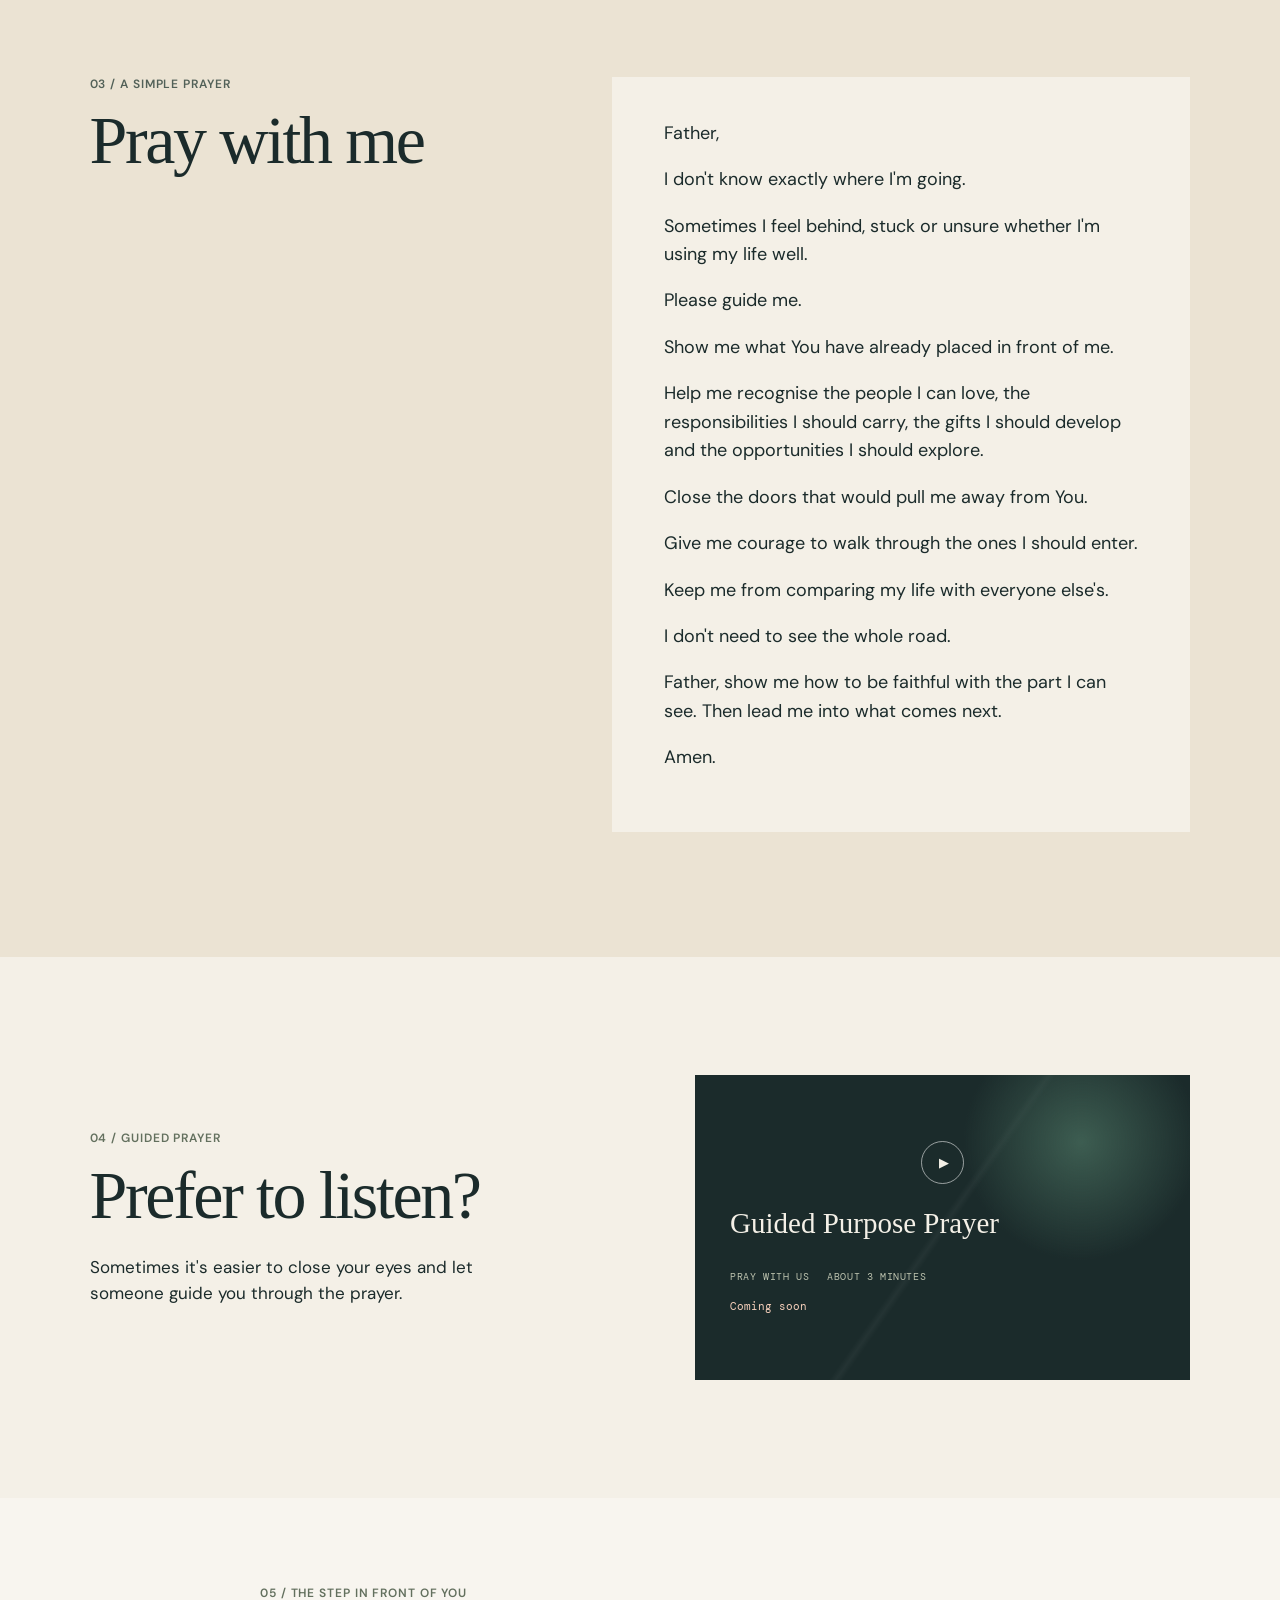
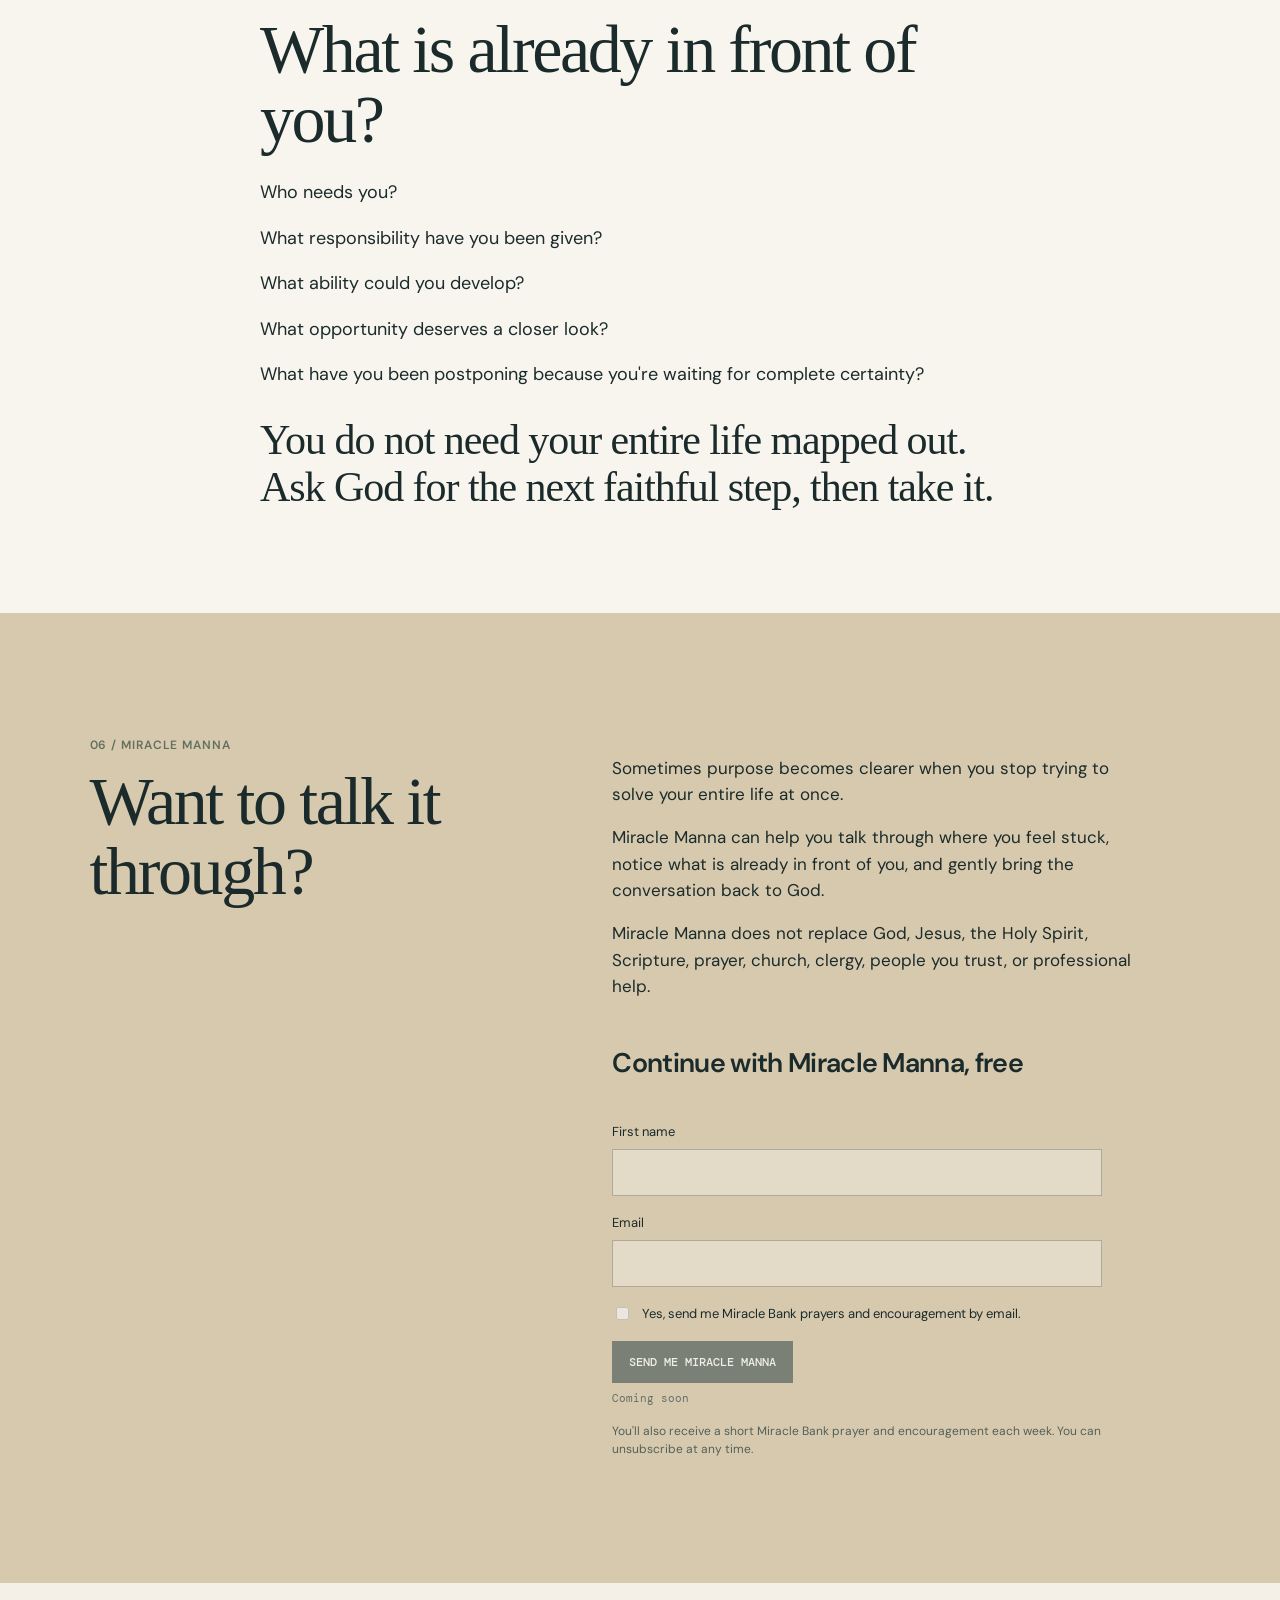
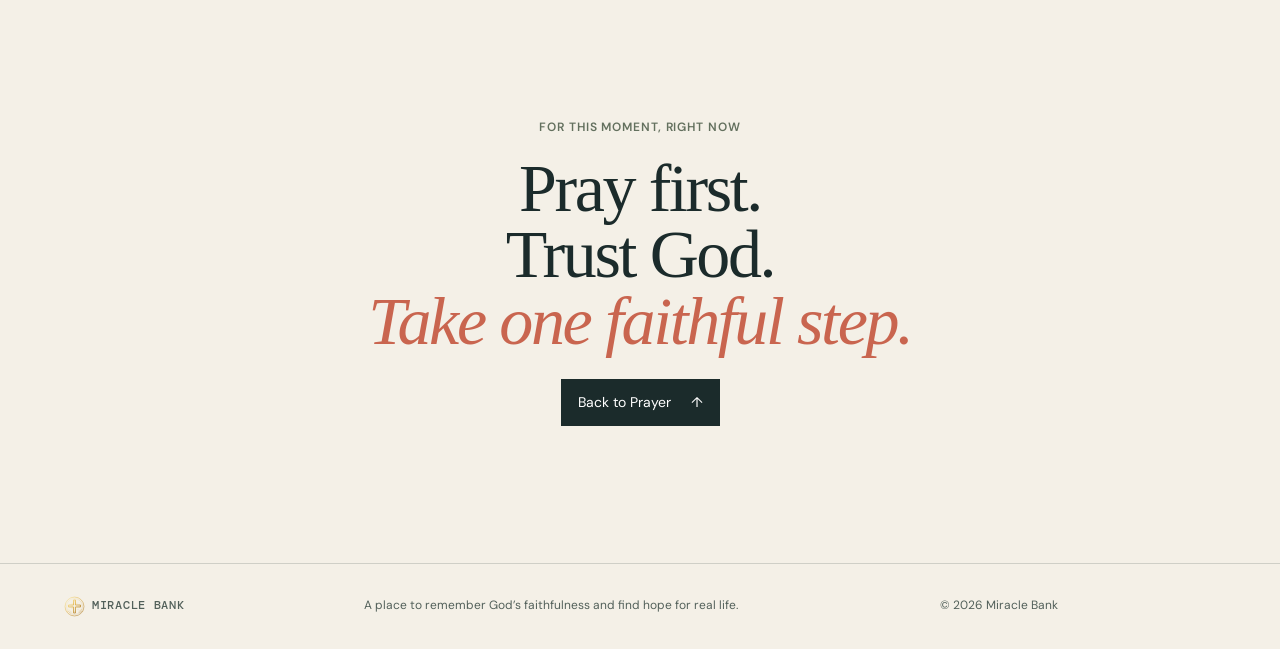
<file: public/prayer/purpose/index.html>
<!doctype html>
<html lang="en">
  <head>
    <meta charset="UTF-8" />
    <meta name="viewport" content="width=device-width, initial-scale=1.0" />
    <meta name="description" content="When you don't know what you're meant to do, ask God for direction and take one faithful step with what is already in front of you." />
    <link rel="canonical" href="https://miraclebank.ai/prayer/purpose/" />
    <title>Prayer for Purpose and Direction | Miracle Bank</title>
    <link rel="icon" href="../../favicon.svg" type="image/svg+xml" />
    <link rel="preconnect" href="https://fonts.googleapis.com" />
    <link rel="preconnect" href="https://fonts.gstatic.com" crossorigin />
    <link href="https://fonts.googleapis.com/css2?family=DM+Mono:wght@400;500&family=DM+Sans:wght@400;500;600&family=Instrument+Serif:ital@0;1&display=swap" rel="stylesheet" />
    <link rel="stylesheet" href="../../styles.css" />
    <link rel="stylesheet" href="../provision/provision.css" />
  </head>
  <body>
    <header class="site-header">
      <a class="brand" href="../../" aria-label="Miracle Bank home"><img class="brand-emblem" src="../../miracle-bank-emblem.svg" alt="" />MIRACLE BANK</a>
      <button class="menu-button" aria-expanded="false" aria-controls="main-nav">Menu</button>
      <nav id="main-nav" aria-label="Main navigation">
        <a href="../../#prayer">Prayer</a><a href="../../#this-week">This Week</a><a href="../../#stories">Stories</a><a href="../../#manna">Miracle Manna</a><a href="../../#shop">Shop</a>
      </nav>
    </header>

    <main class="pathway">
<section class="pathway-hero"><div class="pathway-wrap"><p class="eyebrow">Prayer · Purpose</p><h1>When you don't know what you're meant to do</h1><div class="pathway-intro"><p>Maybe everyone else seems to be moving forward.</p><p>You feel stuck.</p><p>You don't know which direction to take.</p><p>Or perhaps life simply hasn't turned out the way you thought it would.</p><p>Questions about purpose can become enormous:</p><p>“What am I supposed to do with my life?”</p><p>You may not need the whole answer today.</p><p>Start with what God has already placed in front of you.</p></div></div></section>
<section class="reflection-section editorial-reflection"><div class="pathway-wrap narrow"><p class="section-label">01 / PUTTING IT INTO WORDS</p><h2>Where do you feel most stuck?</h2><p class="question-flow">Work?</p><p class="question-flow">Family?</p><p class="question-flow">A decision?</p><p class="question-flow">A dream that hasn't happened?</p><p class="question-flow">A season of life you didn't expect?</p><p class="question-flow">Or simply the feeling that there should be something more?</p><p>Tell God where you feel lost.</p></div></section>
<section class="teaching-section"><div class="pathway-wrap teaching-grid"><div><p class="section-label">02 / A CHRISTIAN PERSPECTIVE</p><h2>Purpose isn't always a grand assignment</h2></div><div class="prose"><p>We can become so focused on discovering “God's big plan” that we overlook the people, responsibilities, gifts and opportunities already in front of us.</p><blockquote>“Whatever you do, work at it with all your heart, as working for the Lord.”<cite>Colossians 3:23</cite></blockquote><p>Purpose is not only found in platforms, careers or impressive achievements.</p><p>Faithfulness matters in ordinary places too.</p><p>Caring for someone.</p><p>Doing honest work.</p><p>Learning.</p><p>Serving.</p><p>Creating.</p><p>Keeping a promise.</p><p>Showing up for someone who needs you.</p><p>You can ask God for direction without demanding that He show you the next twenty years.</p><p>God can redirect a life. Often He begins with the people, responsibilities and open doors already in front of you.</p><p class="editorial-emphasis">Sometimes direction begins with being faithful where you already are.</p></div></div></section>
<section class="prayer-section"><div class="pathway-wrap prayer-layout"><div><p class="section-label">03 / A SIMPLE PRAYER</p><h2>Pray with me</h2></div><article class="prayer-copy"><p>Father,</p><p>I don't know exactly where I'm going.</p><p>Sometimes I feel behind, stuck or unsure whether I'm using my life well.</p><p>Please guide me.</p><p>Show me what You have already placed in front of me.</p><p>Help me recognise the people I can love, the responsibilities I should carry, the gifts I should develop and the opportunities I should explore.</p><p>Close the doors that would pull me away from You.</p><p>Give me courage to walk through the ones I should enter.</p><p>Keep me from comparing my life with everyone else's.</p><p>I don't need to see the whole road.</p><p>Father, show me how to be faithful with the part I can see. Then lead me into what comes next.</p><p>Amen.</p></article></div></section>
<section class="listen-section"><div class="pathway-wrap listen-grid"><div><p class="section-label">04 / GUIDED PRAYER</p><h2>Prefer to listen?</h2><p>Sometimes it's easier to close your eyes and let someone guide you through the prayer.</p></div><div class="video-shell" aria-label="Guided Purpose Prayer, coming soon"><span class="play">▶</span><p>Guided Purpose Prayer</p><div><span>Pray with us</span><span>About 3 minutes</span></div><small>Coming soon</small></div></div></section>
<section class="next-section editorial-reflection"><div class="pathway-wrap narrow"><p class="section-label">05 / THE STEP IN FRONT OF YOU</p><h2>What is already in front of you?</h2><div class="prose"><p>Who needs you?</p><p>What responsibility have you been given?</p><p>What ability could you develop?</p><p>What opportunity deserves a closer look?</p><p>What have you been postponing because you're waiting for complete certainty?</p></div><p class="editorial-emphasis">You do not need your entire life mapped out. Ask God for the next faithful step, then take it.</p></div></section>
<section class="manna-section"><div class="pathway-wrap manna-grid"><div><p class="section-label">06 / MIRACLE MANNA</p><h2>Want to talk it through?</h2></div><div><p>Sometimes purpose becomes clearer when you stop trying to solve your entire life at once.</p><p>Miracle Manna can help you talk through where you feel stuck, notice what is already in front of you, and gently bring the conversation back to God.</p><p>Miracle Manna does not replace God, Jesus, the Holy Spirit, Scripture, prayer, church, clergy, people you trust, or professional help.</p><h3>Continue with Miracle Manna, free</h3><form class="manna-form" data-source="Purpose"><label>First name<input type="text" autocomplete="given-name" disabled /></label><label>Email<input type="email" autocomplete="email" disabled /></label><label class="consent"><input type="checkbox" disabled /> <span>Yes, send me Miracle Bank prayers and encouragement by email.</span></label><button type="button" disabled>Send me Miracle Manna</button><p class="coming-soon">Coming soon</p><small>You'll also receive a short Miracle Bank prayer and encouragement each week. You can unsubscribe at any time.</small></form></div></div></section><section class="pathway-closing"><p class="eyebrow">For this moment, right now</p><h2>Pray first.<br />Trust God.<br /><em>Take one faithful step.</em></h2><a class="button button-dark" href="../../#prayer">Back to Prayer <span>↑</span></a></section></main>
    <footer><a class="brand" href="../../"><img class="brand-emblem" src="../../miracle-bank-emblem.svg" alt="" />MIRACLE BANK</a><p>A place to remember God’s faithfulness and find hope for real life.</p><p>© 2026 Miracle Bank</p></footer>
    <script src="../../script.js"></script>
  </body>
</html>
</file>
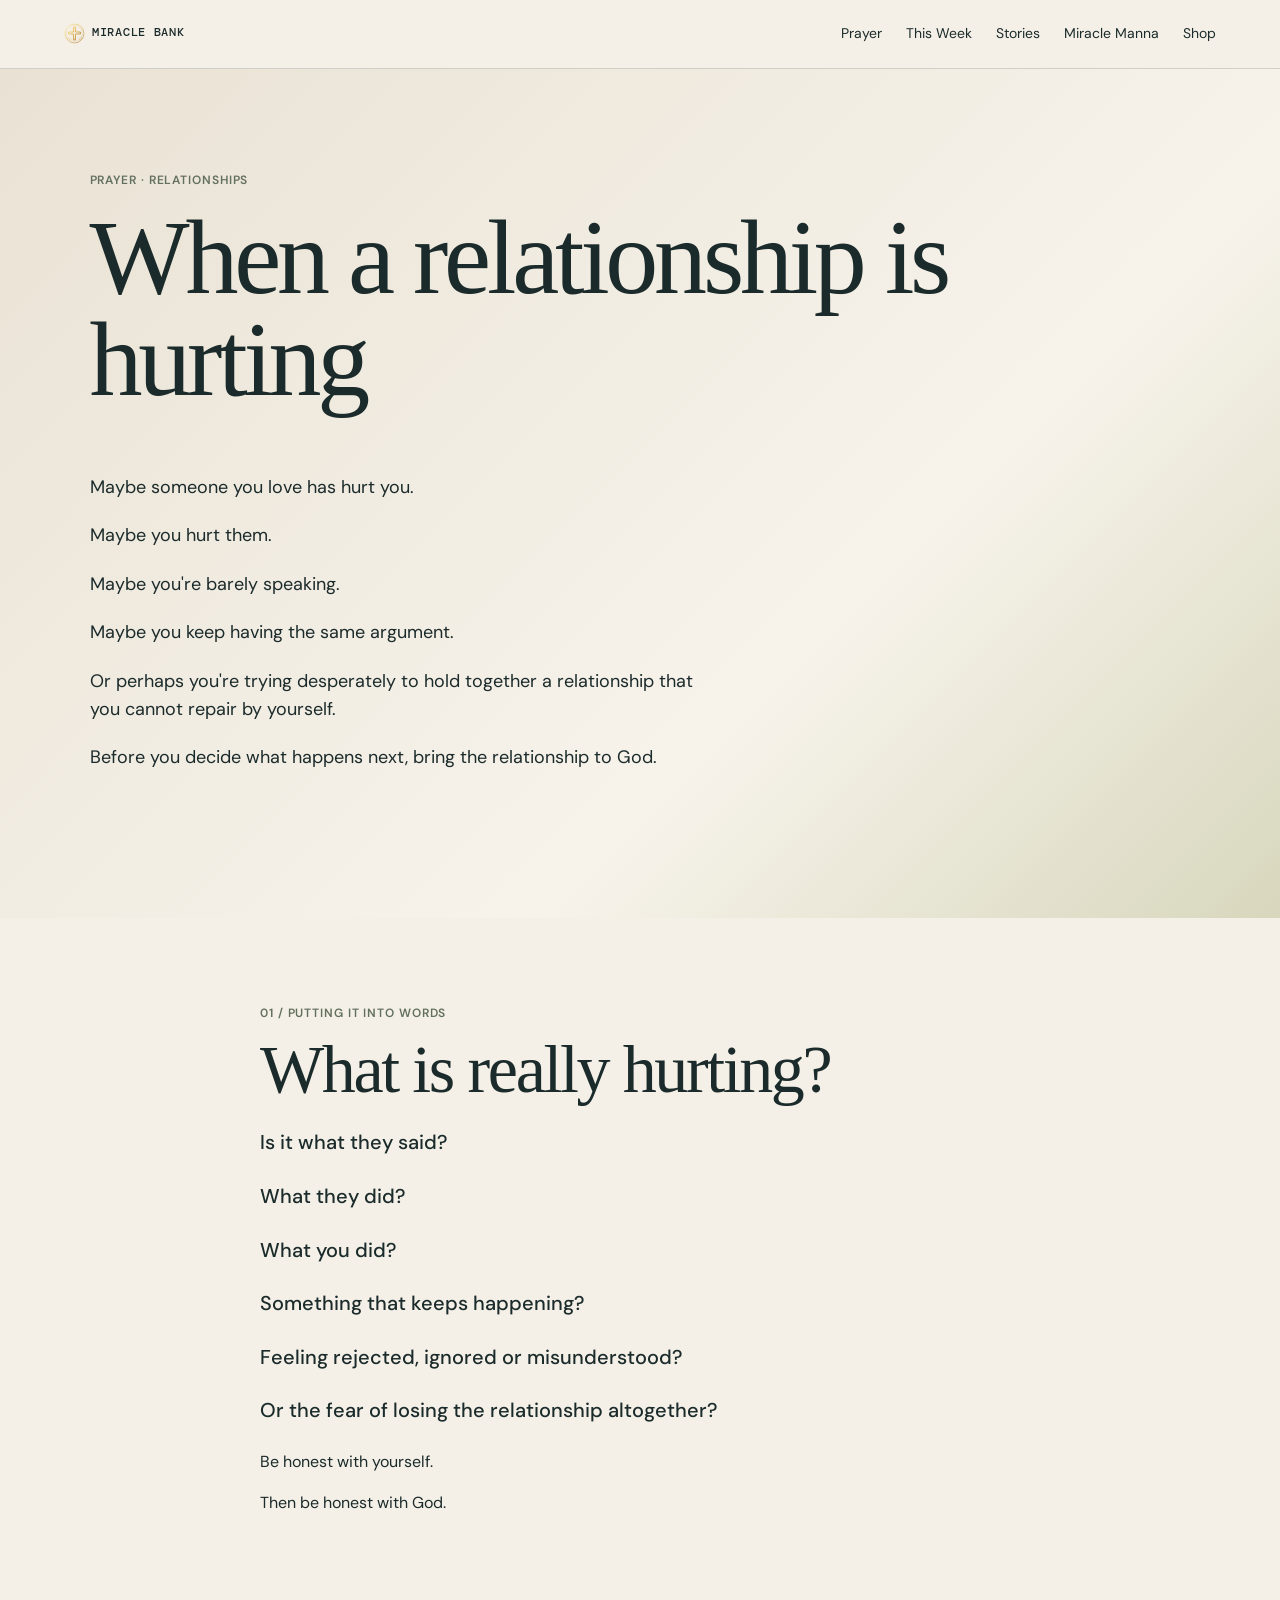
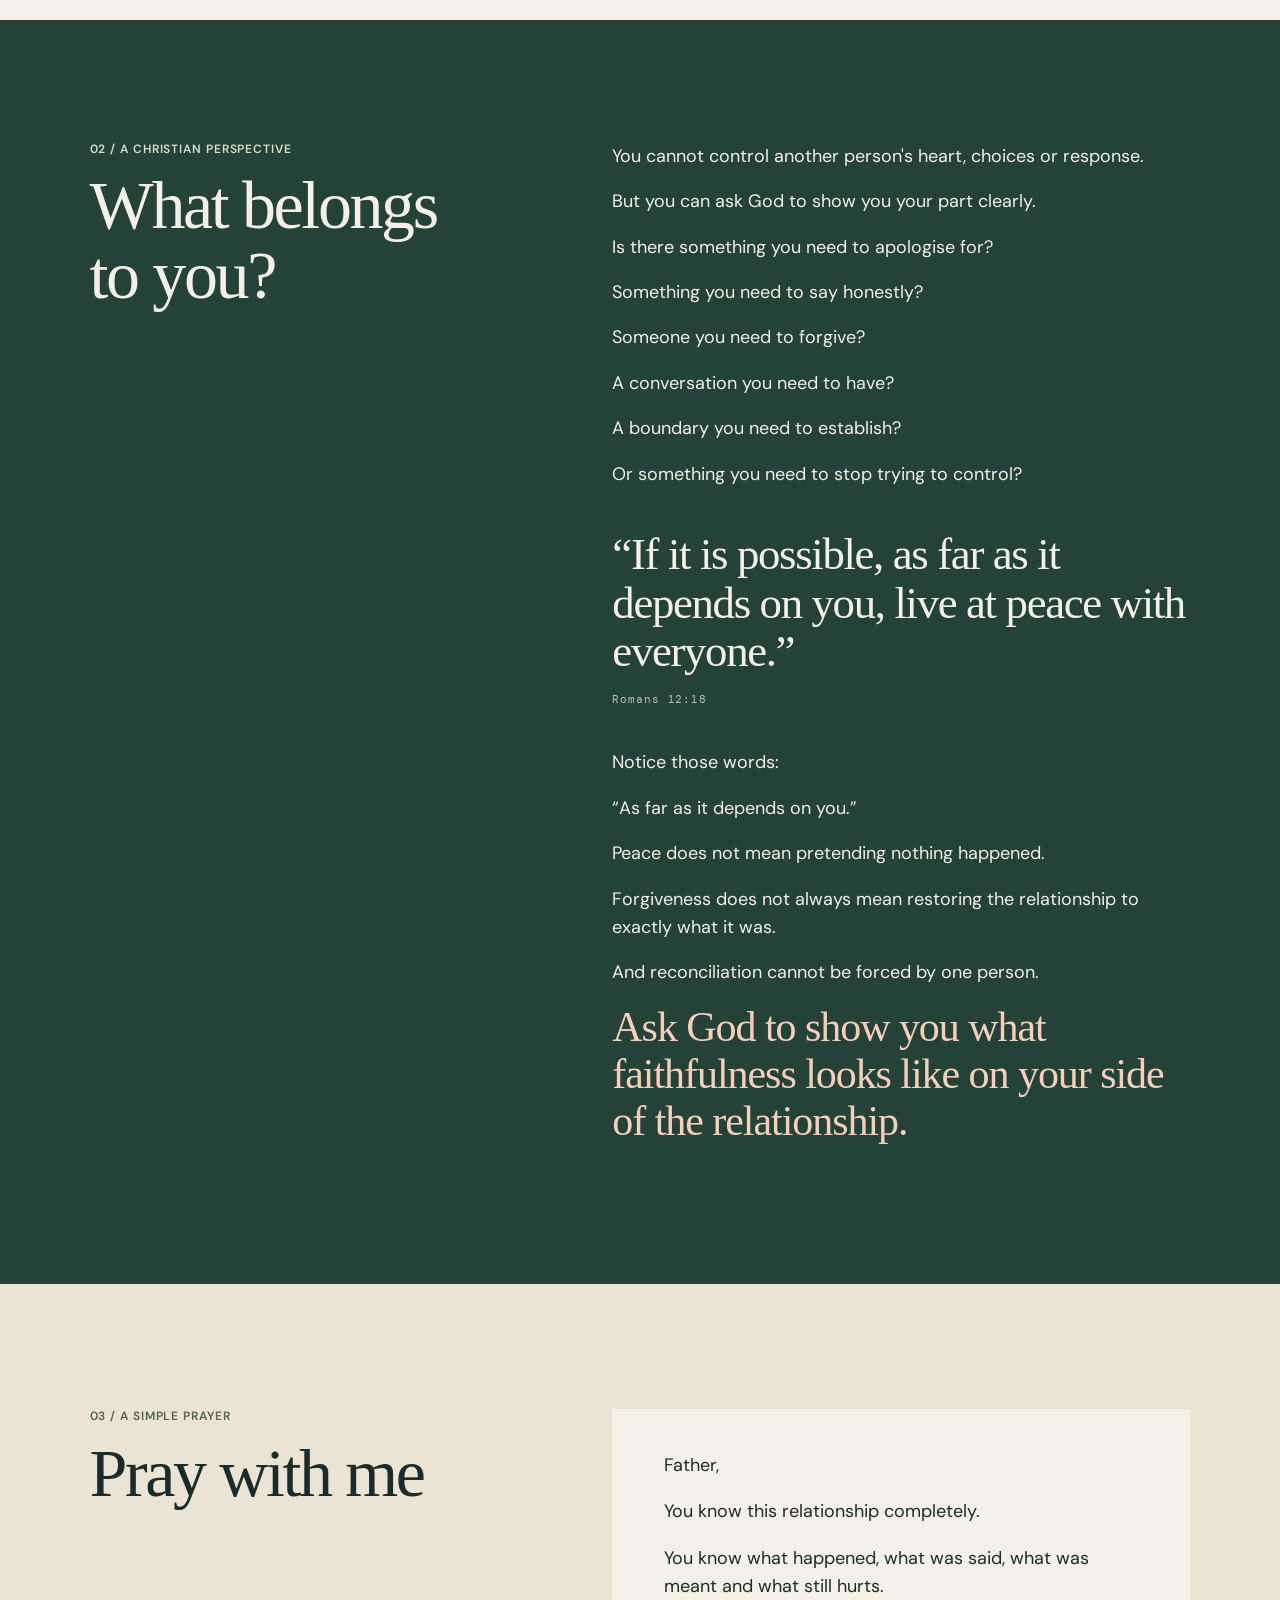
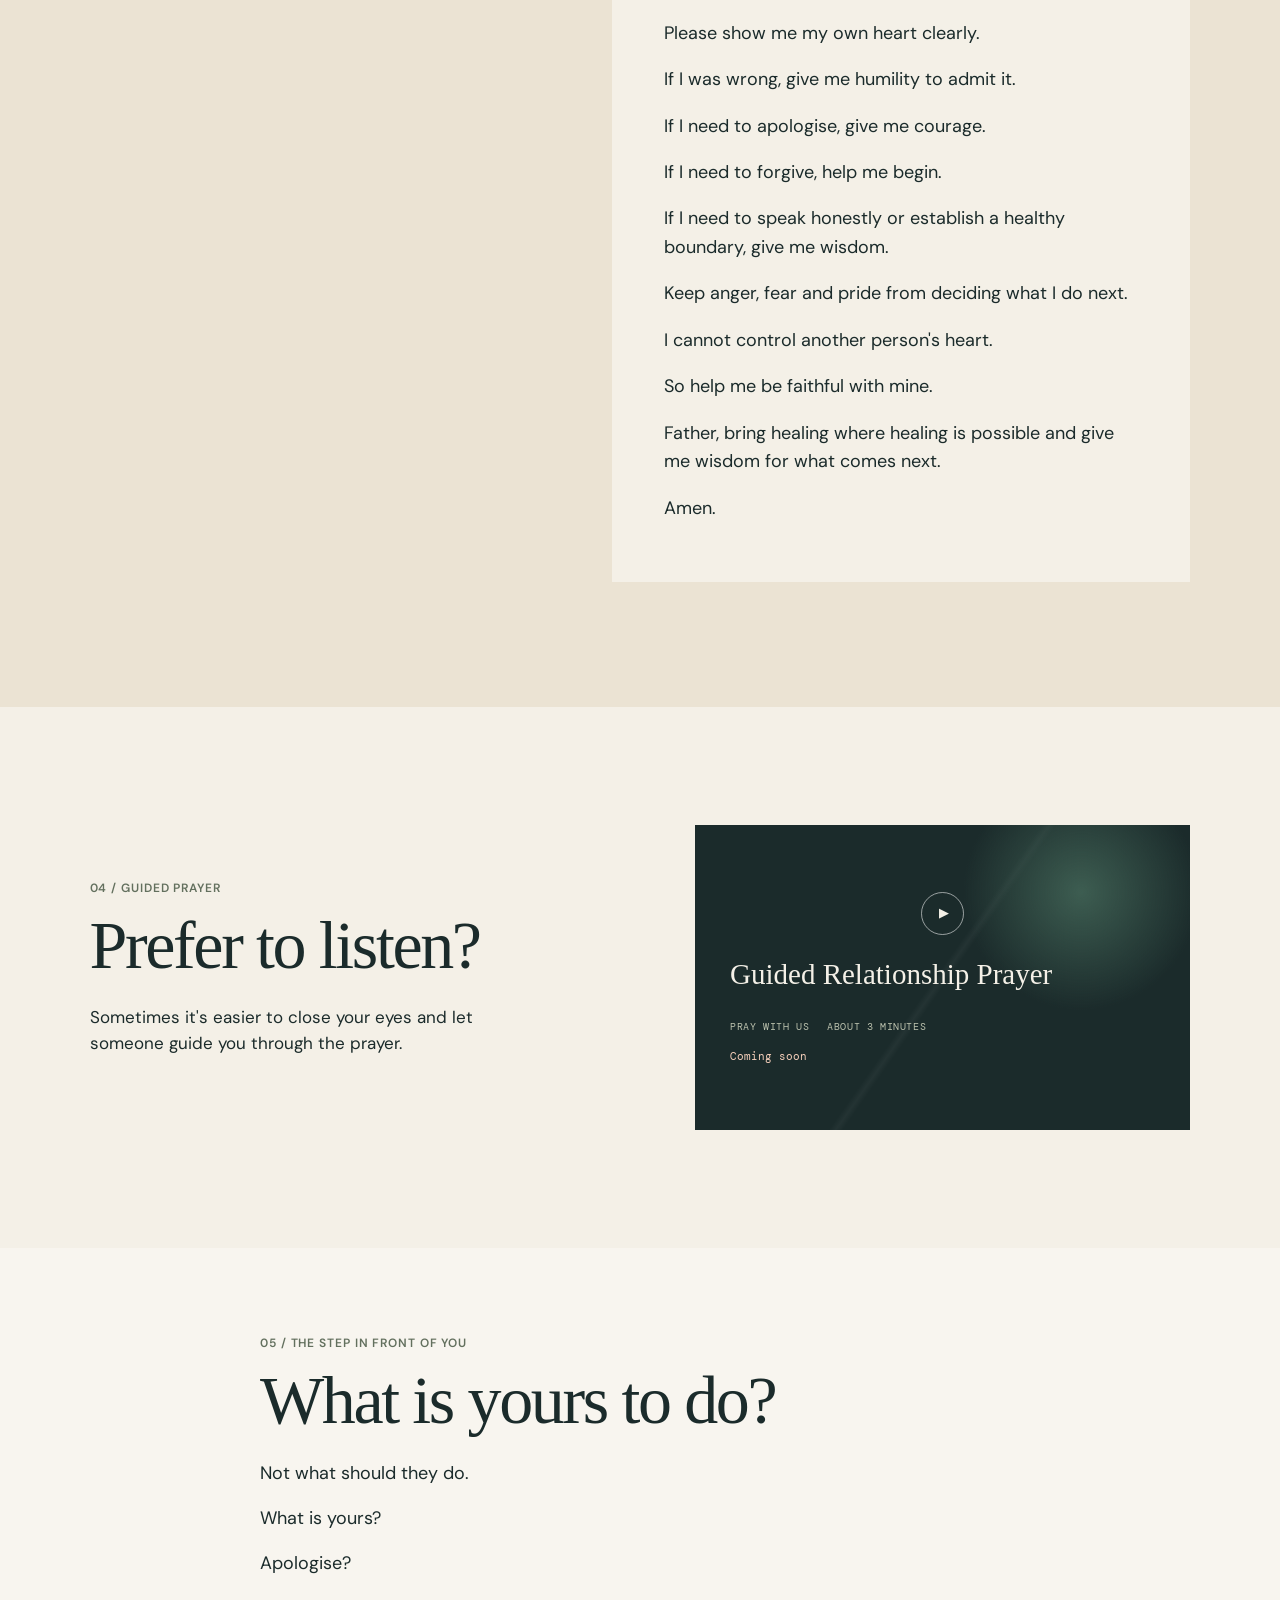
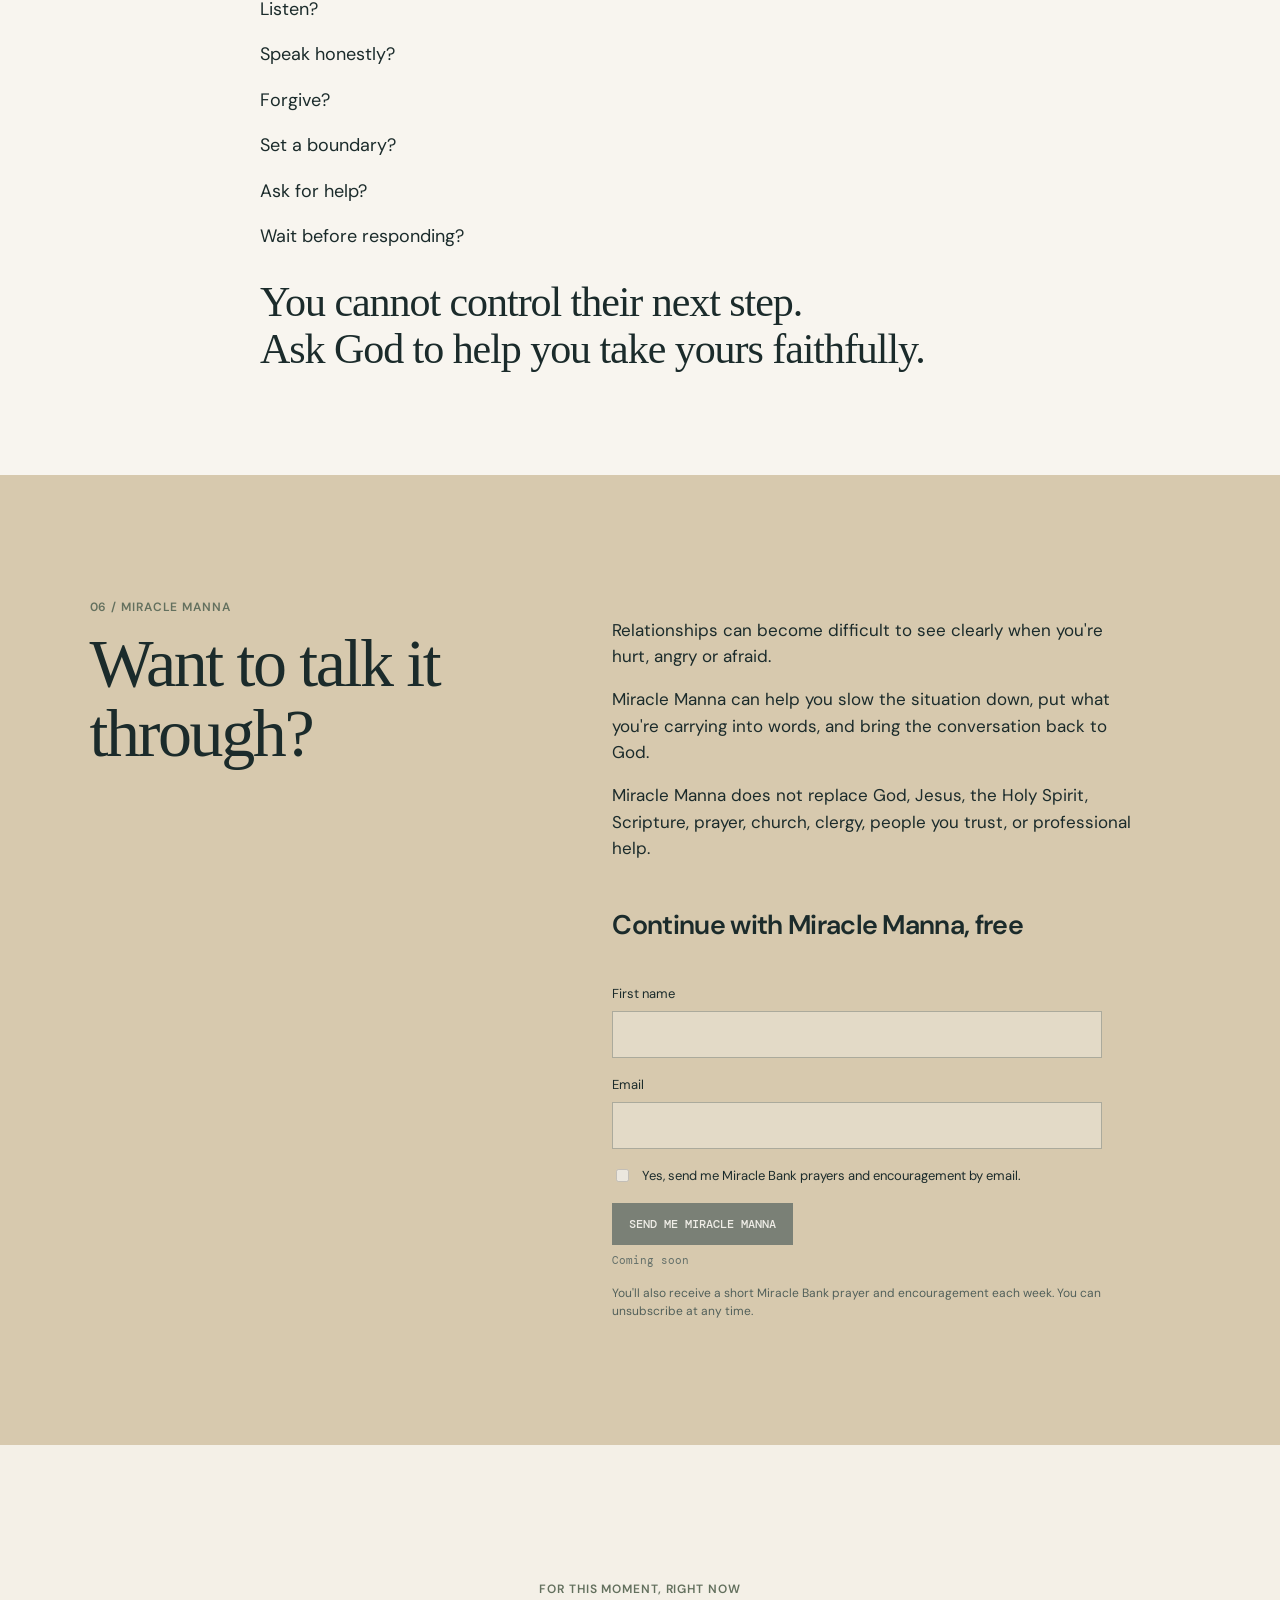
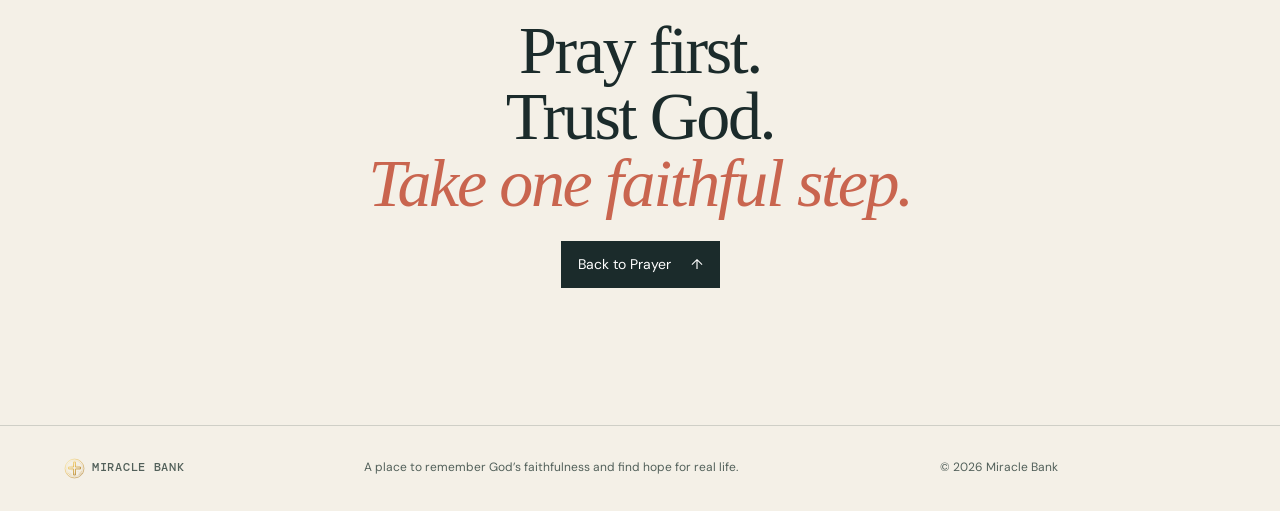
<file: public/prayer/relationships/index.html>
<!doctype html>
<html lang="en">
  <head>
    <meta charset="UTF-8" />
    <meta name="viewport" content="width=device-width, initial-scale=1.0" />
    <meta name="description" content="When a relationship is hurting, bring it honestly to God, seek clarity about your part and take your next faithful step." />
    <link rel="canonical" href="https://miraclebank.ai/prayer/relationships/" />
    <title>Prayer for Relationships | Miracle Bank</title>
    <link rel="icon" href="../../favicon.svg" type="image/svg+xml" />
    <link rel="preconnect" href="https://fonts.googleapis.com" />
    <link rel="preconnect" href="https://fonts.gstatic.com" crossorigin />
    <link href="https://fonts.googleapis.com/css2?family=DM+Mono:wght@400;500&family=DM+Sans:wght@400;500;600&family=Instrument+Serif:ital@0;1&display=swap" rel="stylesheet" />
    <link rel="stylesheet" href="../../styles.css" />
    <link rel="stylesheet" href="../provision/provision.css" />
  </head>
  <body>
    <header class="site-header">
      <a class="brand" href="../../" aria-label="Miracle Bank home"><img class="brand-emblem" src="../../miracle-bank-emblem.svg" alt="" />MIRACLE BANK</a>
      <button class="menu-button" aria-expanded="false" aria-controls="main-nav">Menu</button>
      <nav id="main-nav" aria-label="Main navigation">
        <a href="../../#prayer">Prayer</a><a href="../../#this-week">This Week</a><a href="../../#stories">Stories</a><a href="../../#manna">Miracle Manna</a><a href="../../#shop">Shop</a>
      </nav>
    </header>

    <main class="pathway">
<section class="pathway-hero"><div class="pathway-wrap"><p class="eyebrow">Prayer · Relationships</p><h1>When a relationship is hurting</h1><div class="pathway-intro"><p>Maybe someone you love has hurt you.</p><p>Maybe you hurt them.</p><p>Maybe you're barely speaking.</p><p>Maybe you keep having the same argument.</p><p>Or perhaps you're trying desperately to hold together a relationship that you cannot repair by yourself.</p><p>Before you decide what happens next, bring the relationship to God.</p></div></div></section>
<section class="reflection-section editorial-reflection"><div class="pathway-wrap narrow"><p class="section-label">01 / PUTTING IT INTO WORDS</p><h2>What is really hurting?</h2><p class="question-flow">Is it what they said?</p><p class="question-flow">What they did?</p><p class="question-flow">What you did?</p><p class="question-flow">Something that keeps happening?</p><p class="question-flow">Feeling rejected, ignored or misunderstood?</p><p class="question-flow">Or the fear of losing the relationship altogether?</p><p>Be honest with yourself.</p><p>Then be honest with God.</p></div></section>
<section class="teaching-section"><div class="pathway-wrap teaching-grid"><div><p class="section-label">02 / A CHRISTIAN PERSPECTIVE</p><h2>What belongs to you?</h2></div><div class="prose"><p>You cannot control another person's heart, choices or response.</p><p>But you can ask God to show you your part clearly.</p><p>Is there something you need to apologise for?</p><p>Something you need to say honestly?</p><p>Someone you need to forgive?</p><p>A conversation you need to have?</p><p>A boundary you need to establish?</p><p>Or something you need to stop trying to control?</p><blockquote>“If it is possible, as far as it depends on you, live at peace with everyone.”<cite>Romans 12:18</cite></blockquote><p>Notice those words:</p><p>“As far as it depends on you.”</p><p>Peace does not mean pretending nothing happened.</p><p>Forgiveness does not always mean restoring the relationship to exactly what it was.</p><p>And reconciliation cannot be forced by one person.</p><p class="editorial-emphasis">Ask God to show you what faithfulness looks like on your side of the relationship.</p></div></div></section>
<section class="prayer-section"><div class="pathway-wrap prayer-layout"><div><p class="section-label">03 / A SIMPLE PRAYER</p><h2>Pray with me</h2></div><article class="prayer-copy"><p>Father,</p><p>You know this relationship completely.</p><p>You know what happened, what was said, what was meant and what still hurts.</p><p>Please show me my own heart clearly.</p><p>If I was wrong, give me humility to admit it.</p><p>If I need to apologise, give me courage.</p><p>If I need to forgive, help me begin.</p><p>If I need to speak honestly or establish a healthy boundary, give me wisdom.</p><p>Keep anger, fear and pride from deciding what I do next.</p><p>I cannot control another person's heart.</p><p>So help me be faithful with mine.</p><p>Father, bring healing where healing is possible and give me wisdom for what comes next.</p><p>Amen.</p></article></div></section>
<section class="listen-section"><div class="pathway-wrap listen-grid"><div><p class="section-label">04 / GUIDED PRAYER</p><h2>Prefer to listen?</h2><p>Sometimes it's easier to close your eyes and let someone guide you through the prayer.</p></div><div class="video-shell" aria-label="Guided Relationship Prayer, coming soon"><span class="play">▶</span><p>Guided Relationship Prayer</p><div><span>Pray with us</span><span>About 3 minutes</span></div><small>Coming soon</small></div></div></section>
<section class="next-section editorial-reflection"><div class="pathway-wrap narrow"><p class="section-label">05 / THE STEP IN FRONT OF YOU</p><h2>What is yours to do?</h2><div class="prose"><p>Not what should they do.</p><p>What is yours?</p><p>Apologise?</p><p>Listen?</p><p>Speak honestly?</p><p>Forgive?</p><p>Set a boundary?</p><p>Ask for help?</p><p>Wait before responding?</p></div><p class="editorial-emphasis">You cannot control their next step.<br />Ask God to help you take yours faithfully.</p></div></section>
<section class="manna-section"><div class="pathway-wrap manna-grid"><div><p class="section-label">06 / MIRACLE MANNA</p><h2>Want to talk it through?</h2></div><div><p>Relationships can become difficult to see clearly when you're hurt, angry or afraid.</p><p>Miracle Manna can help you slow the situation down, put what you're carrying into words, and bring the conversation back to God.</p><p>Miracle Manna does not replace God, Jesus, the Holy Spirit, Scripture, prayer, church, clergy, people you trust, or professional help.</p><h3>Continue with Miracle Manna, free</h3><form class="manna-form" data-source="Relationships"><label>First name<input type="text" autocomplete="given-name" disabled /></label><label>Email<input type="email" autocomplete="email" disabled /></label><label class="consent"><input type="checkbox" disabled /> <span>Yes, send me Miracle Bank prayers and encouragement by email.</span></label><button type="button" disabled>Send me Miracle Manna</button><p class="coming-soon">Coming soon</p><small>You'll also receive a short Miracle Bank prayer and encouragement each week. You can unsubscribe at any time.</small></form></div></div></section><section class="pathway-closing"><p class="eyebrow">For this moment, right now</p><h2>Pray first.<br />Trust God.<br /><em>Take one faithful step.</em></h2><a class="button button-dark" href="../../#prayer">Back to Prayer <span>↑</span></a></section></main>
    <footer><a class="brand" href="../../"><img class="brand-emblem" src="../../miracle-bank-emblem.svg" alt="" />MIRACLE BANK</a><p>A place to remember God’s faithfulness and find hope for real life.</p><p>© 2026 Miracle Bank</p></footer>
    <script src="../../script.js"></script>
  </body>
</html>
</file>
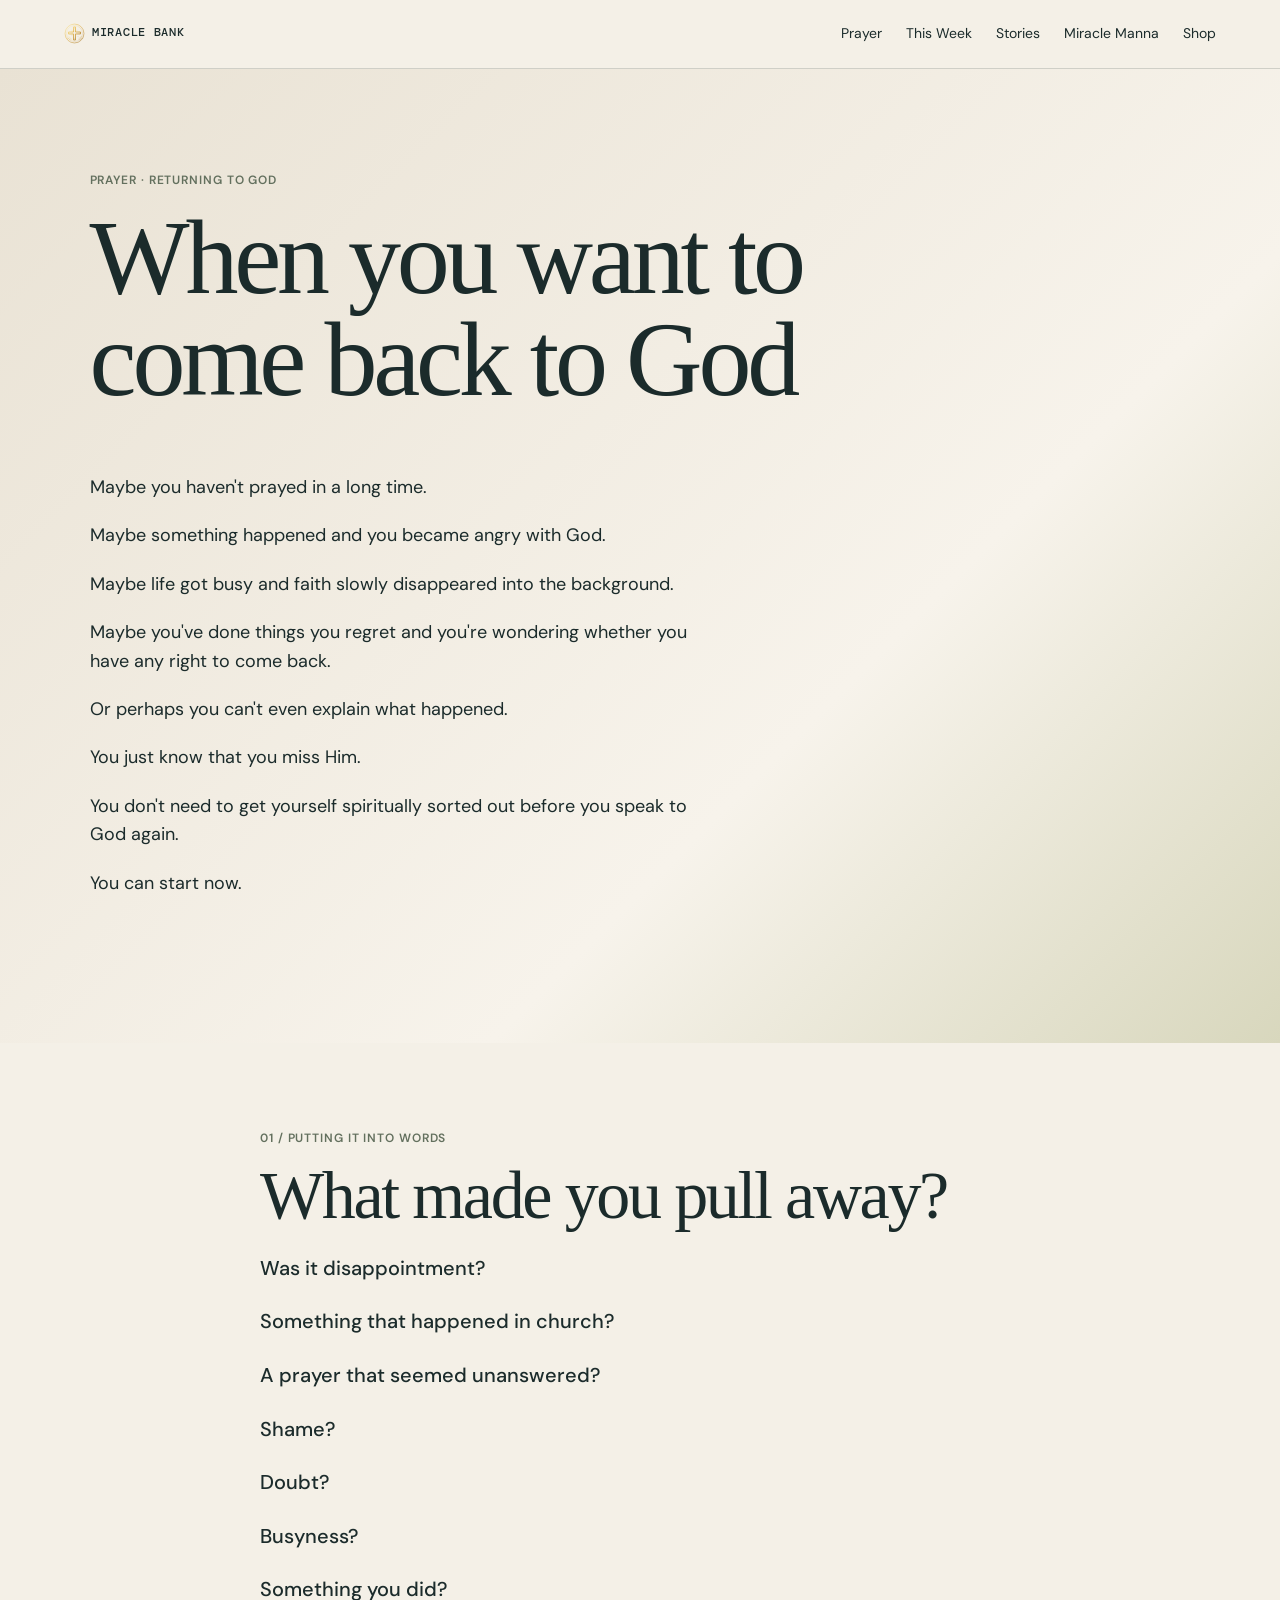
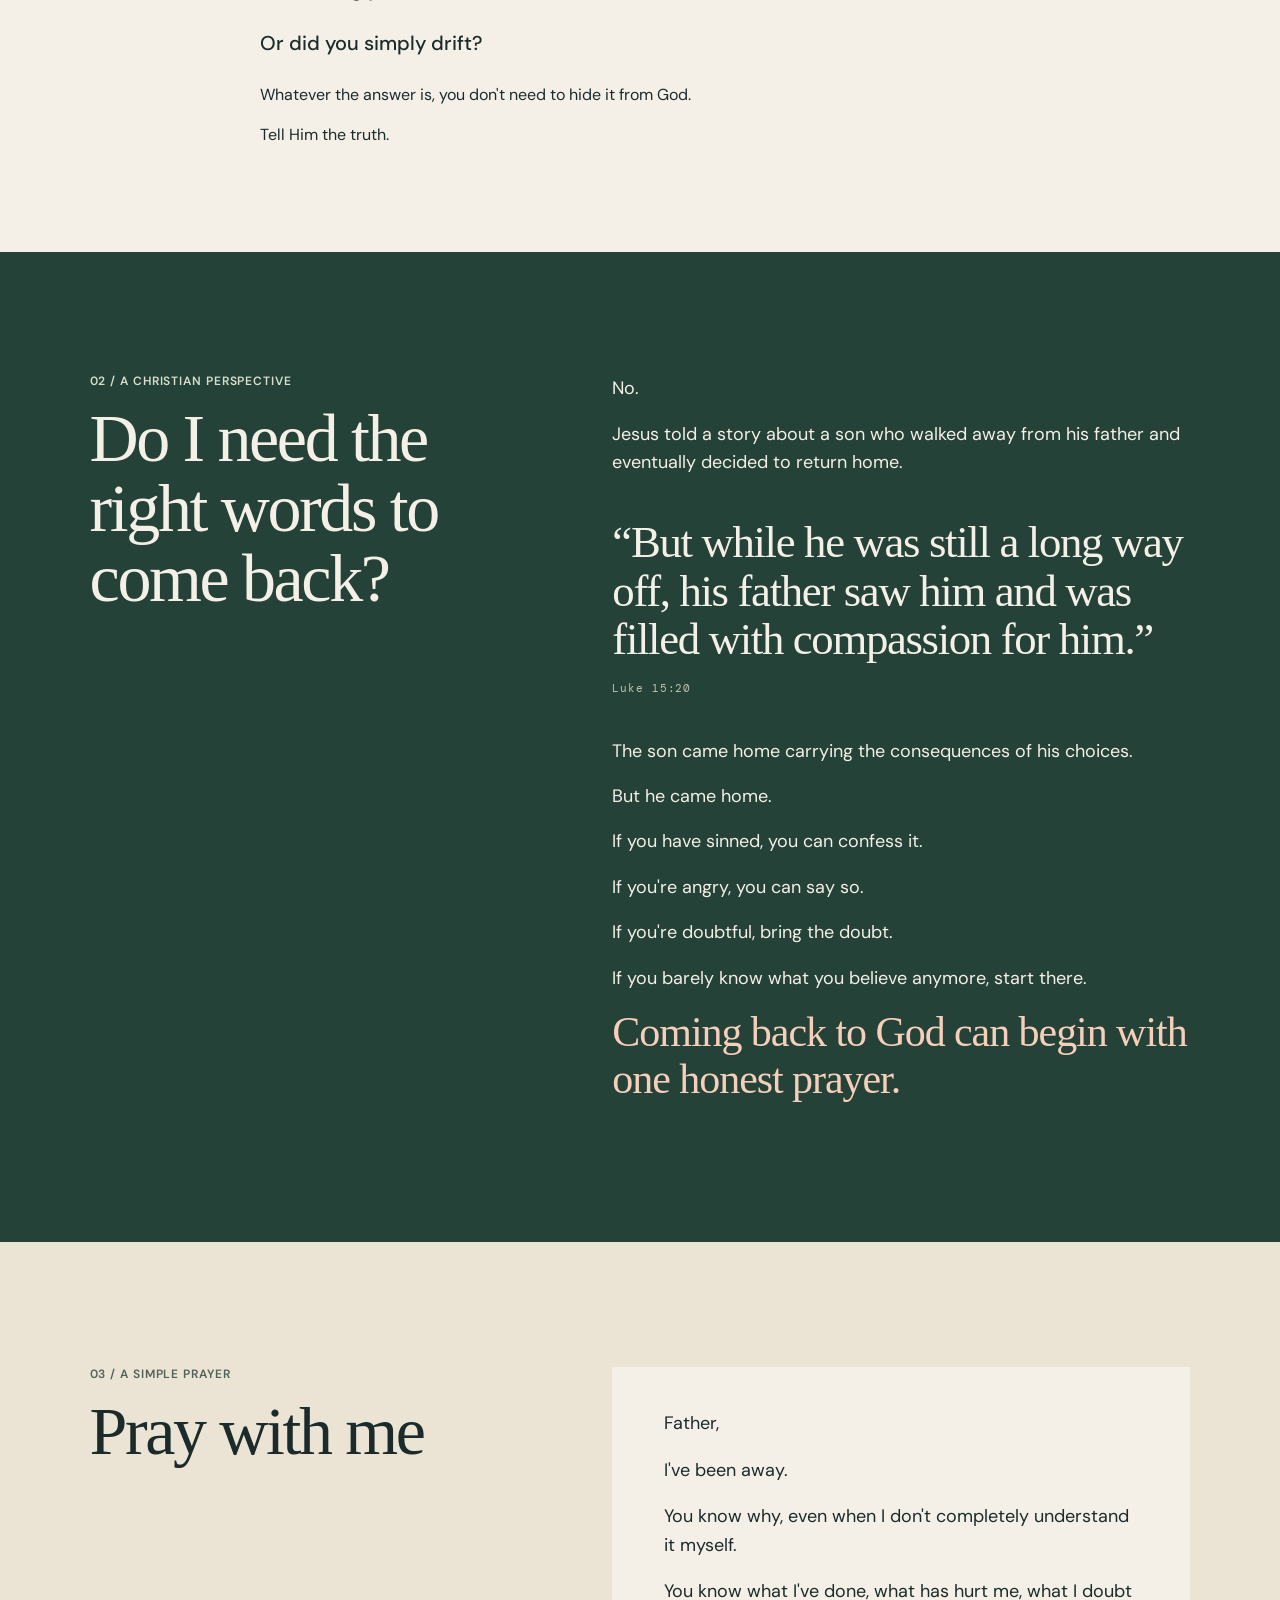
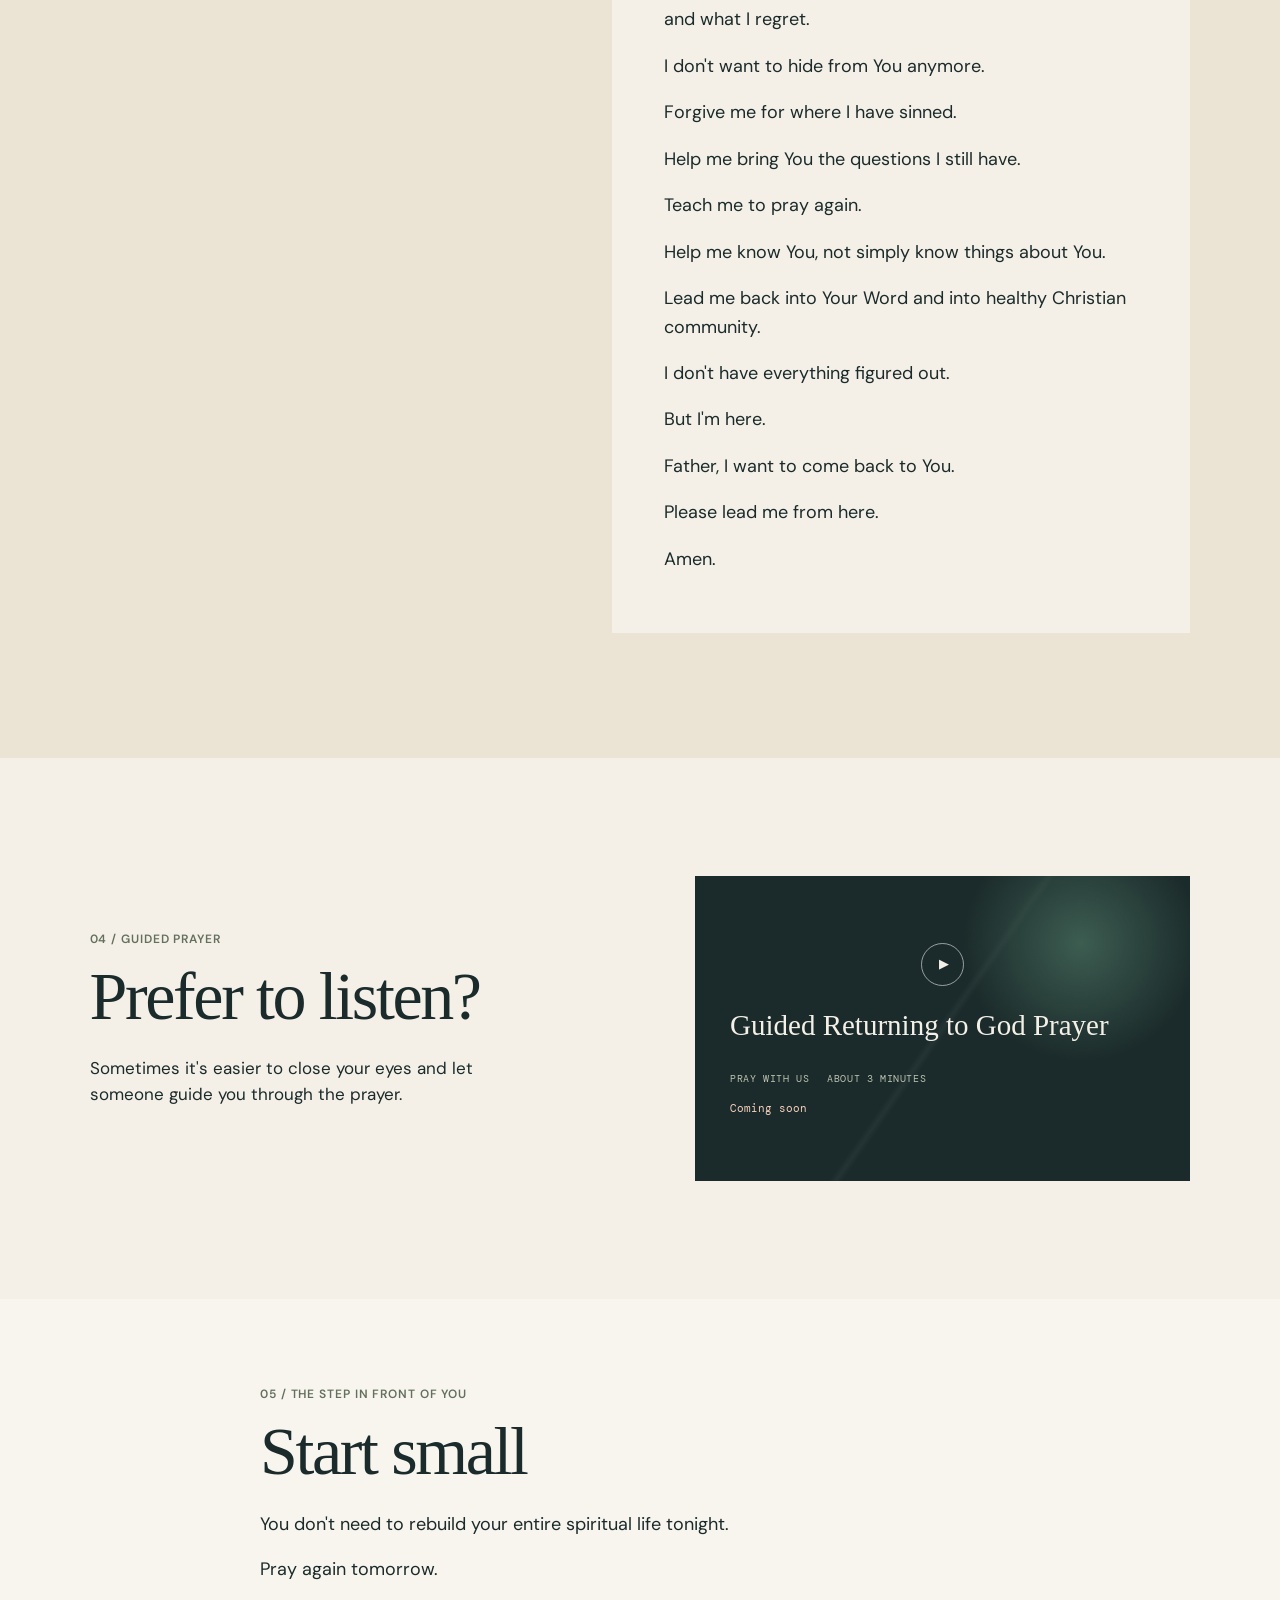
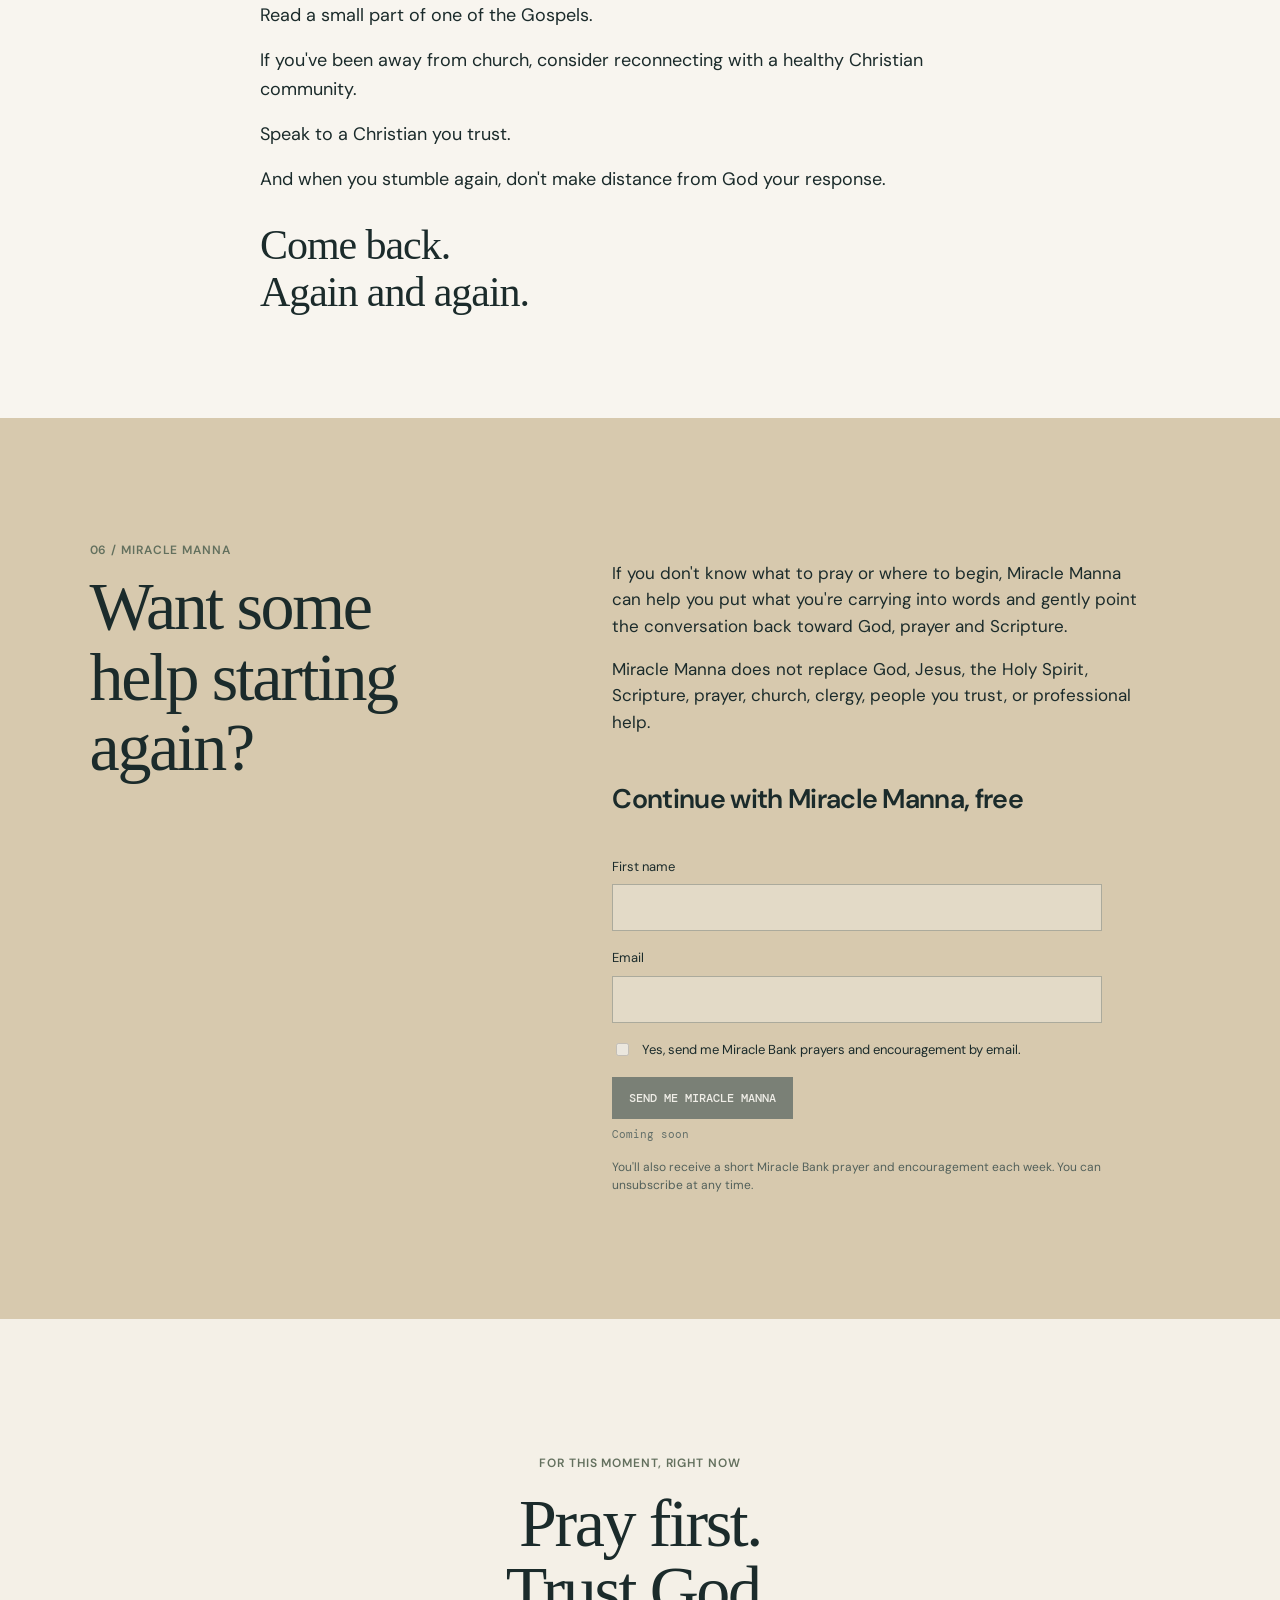
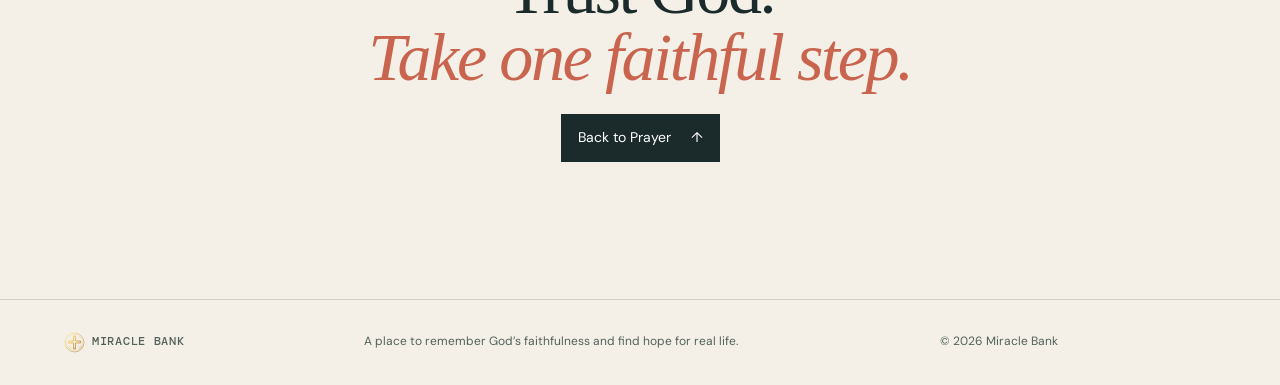
<file: public/prayer/returning-to-god/index.html>
<!doctype html>
<html lang="en">
  <head>
    <meta charset="UTF-8" />
    <meta name="viewport" content="width=device-width, initial-scale=1.0" />
    <meta name="description" content="When you want to come back to God, start with one honest prayer and let Him lead you from here." />
    <link rel="canonical" href="https://miraclebank.ai/prayer/returning-to-god/" />
    <title>Prayer for Returning to God | Miracle Bank</title>
    <link rel="icon" href="../../favicon.svg" type="image/svg+xml" />
    <link rel="preconnect" href="https://fonts.googleapis.com" />
    <link rel="preconnect" href="https://fonts.gstatic.com" crossorigin />
    <link href="https://fonts.googleapis.com/css2?family=DM+Mono:wght@400;500&family=DM+Sans:wght@400;500;600&family=Instrument+Serif:ital@0;1&display=swap" rel="stylesheet" />
    <link rel="stylesheet" href="../../styles.css" />
    <link rel="stylesheet" href="../provision/provision.css" />
  </head>
  <body>
    <header class="site-header">
      <a class="brand" href="../../" aria-label="Miracle Bank home"><img class="brand-emblem" src="../../miracle-bank-emblem.svg" alt="" />MIRACLE BANK</a>
      <button class="menu-button" aria-expanded="false" aria-controls="main-nav">Menu</button>
      <nav id="main-nav" aria-label="Main navigation">
        <a href="../../#prayer">Prayer</a><a href="../../#this-week">This Week</a><a href="../../#stories">Stories</a><a href="../../#manna">Miracle Manna</a><a href="../../#shop">Shop</a>
      </nav>
    </header>

    <main class="pathway">
<section class="pathway-hero"><div class="pathway-wrap"><p class="eyebrow">Prayer · Returning to God</p><h1>When you want to come back to God</h1><div class="pathway-intro"><p>Maybe you haven't prayed in a long time.</p><p>Maybe something happened and you became angry with God.</p><p>Maybe life got busy and faith slowly disappeared into the background.</p><p>Maybe you've done things you regret and you're wondering whether you have any right to come back.</p><p>Or perhaps you can't even explain what happened.</p><p>You just know that you miss Him.</p><p>You don't need to get yourself spiritually sorted out before you speak to God again.</p><p>You can start now.</p></div></div></section>
<section class="reflection-section editorial-reflection"><div class="pathway-wrap narrow"><p class="section-label">01 / PUTTING IT INTO WORDS</p><h2>What made you pull away?</h2><p class="question-flow">Was it disappointment?</p><p class="question-flow">Something that happened in church?</p><p class="question-flow">A prayer that seemed unanswered?</p><p class="question-flow">Shame?</p><p class="question-flow">Doubt?</p><p class="question-flow">Busyness?</p><p class="question-flow">Something you did?</p><p class="question-flow">Or did you simply drift?</p><p>Whatever the answer is, you don't need to hide it from God.</p><p>Tell Him the truth.</p></div></section>
<section class="teaching-section"><div class="pathway-wrap teaching-grid"><div><p class="section-label">02 / A CHRISTIAN PERSPECTIVE</p><h2>Do I need the right words to come back?</h2></div><div class="prose"><p>No.</p><p>Jesus told a story about a son who walked away from his father and eventually decided to return home.</p><blockquote>“But while he was still a long way off, his father saw him and was filled with compassion for him.”<cite>Luke 15:20</cite></blockquote><p>The son came home carrying the consequences of his choices.</p><p>But he came home.</p><p>If you have sinned, you can confess it.</p><p>If you're angry, you can say so.</p><p>If you're doubtful, bring the doubt.</p><p>If you barely know what you believe anymore, start there.</p><p class="editorial-emphasis">Coming back to God can begin with one honest prayer.</p></div></div></section>
<section class="prayer-section"><div class="pathway-wrap prayer-layout"><div><p class="section-label">03 / A SIMPLE PRAYER</p><h2>Pray with me</h2></div><article class="prayer-copy"><p>Father,</p><p>I've been away.</p><p>You know why, even when I don't completely understand it myself.</p><p>You know what I've done, what has hurt me, what I doubt and what I regret.</p><p>I don't want to hide from You anymore.</p><p>Forgive me for where I have sinned.</p><p>Help me bring You the questions I still have.</p><p>Teach me to pray again.</p><p>Help me know You, not simply know things about You.</p><p>Lead me back into Your Word and into healthy Christian community.</p><p>I don't have everything figured out.</p><p>But I'm here.</p><p>Father, I want to come back to You.</p><p>Please lead me from here.</p><p>Amen.</p></article></div></section>
<section class="listen-section"><div class="pathway-wrap listen-grid"><div><p class="section-label">04 / GUIDED PRAYER</p><h2>Prefer to listen?</h2><p>Sometimes it's easier to close your eyes and let someone guide you through the prayer.</p></div><div class="video-shell" aria-label="Guided Returning to God Prayer, coming soon"><span class="play">▶</span><p>Guided Returning to God Prayer</p><div><span>Pray with us</span><span>About 3 minutes</span></div><small>Coming soon</small></div></div></section>
<section class="next-section editorial-reflection"><div class="pathway-wrap narrow"><p class="section-label">05 / THE STEP IN FRONT OF YOU</p><h2>Start small</h2><div class="prose"><p>You don't need to rebuild your entire spiritual life tonight.</p><p>Pray again tomorrow.</p><p>Read a small part of one of the Gospels.</p><p>If you've been away from church, consider reconnecting with a healthy Christian community.</p><p>Speak to a Christian you trust.</p><p>And when you stumble again, don't make distance from God your response.</p></div><p class="editorial-emphasis">Come back.<br />Again and again.</p></div></section>
<section class="manna-section"><div class="pathway-wrap manna-grid"><div><p class="section-label">06 / MIRACLE MANNA</p><h2>Want some help starting again?</h2></div><div><p>If you don't know what to pray or where to begin, Miracle Manna can help you put what you're carrying into words and gently point the conversation back toward God, prayer and Scripture.</p><p>Miracle Manna does not replace God, Jesus, the Holy Spirit, Scripture, prayer, church, clergy, people you trust, or professional help.</p><h3>Continue with Miracle Manna, free</h3><form class="manna-form" data-source="Returning to God"><label>First name<input type="text" autocomplete="given-name" disabled /></label><label>Email<input type="email" autocomplete="email" disabled /></label><label class="consent"><input type="checkbox" disabled /> <span>Yes, send me Miracle Bank prayers and encouragement by email.</span></label><button type="button" disabled>Send me Miracle Manna</button><p class="coming-soon">Coming soon</p><small>You'll also receive a short Miracle Bank prayer and encouragement each week. You can unsubscribe at any time.</small></form></div></div></section><section class="pathway-closing"><p class="eyebrow">For this moment, right now</p><h2>Pray first.<br />Trust God.<br /><em>Take one faithful step.</em></h2><a class="button button-dark" href="../../#prayer">Back to Prayer <span>↑</span></a></section></main>
    <footer><a class="brand" href="../../"><img class="brand-emblem" src="../../miracle-bank-emblem.svg" alt="" />MIRACLE BANK</a><p>A place to remember God’s faithfulness and find hope for real life.</p><p>© 2026 Miracle Bank</p></footer>
    <script src="../../script.js"></script>
  </body>
</html>
</file>
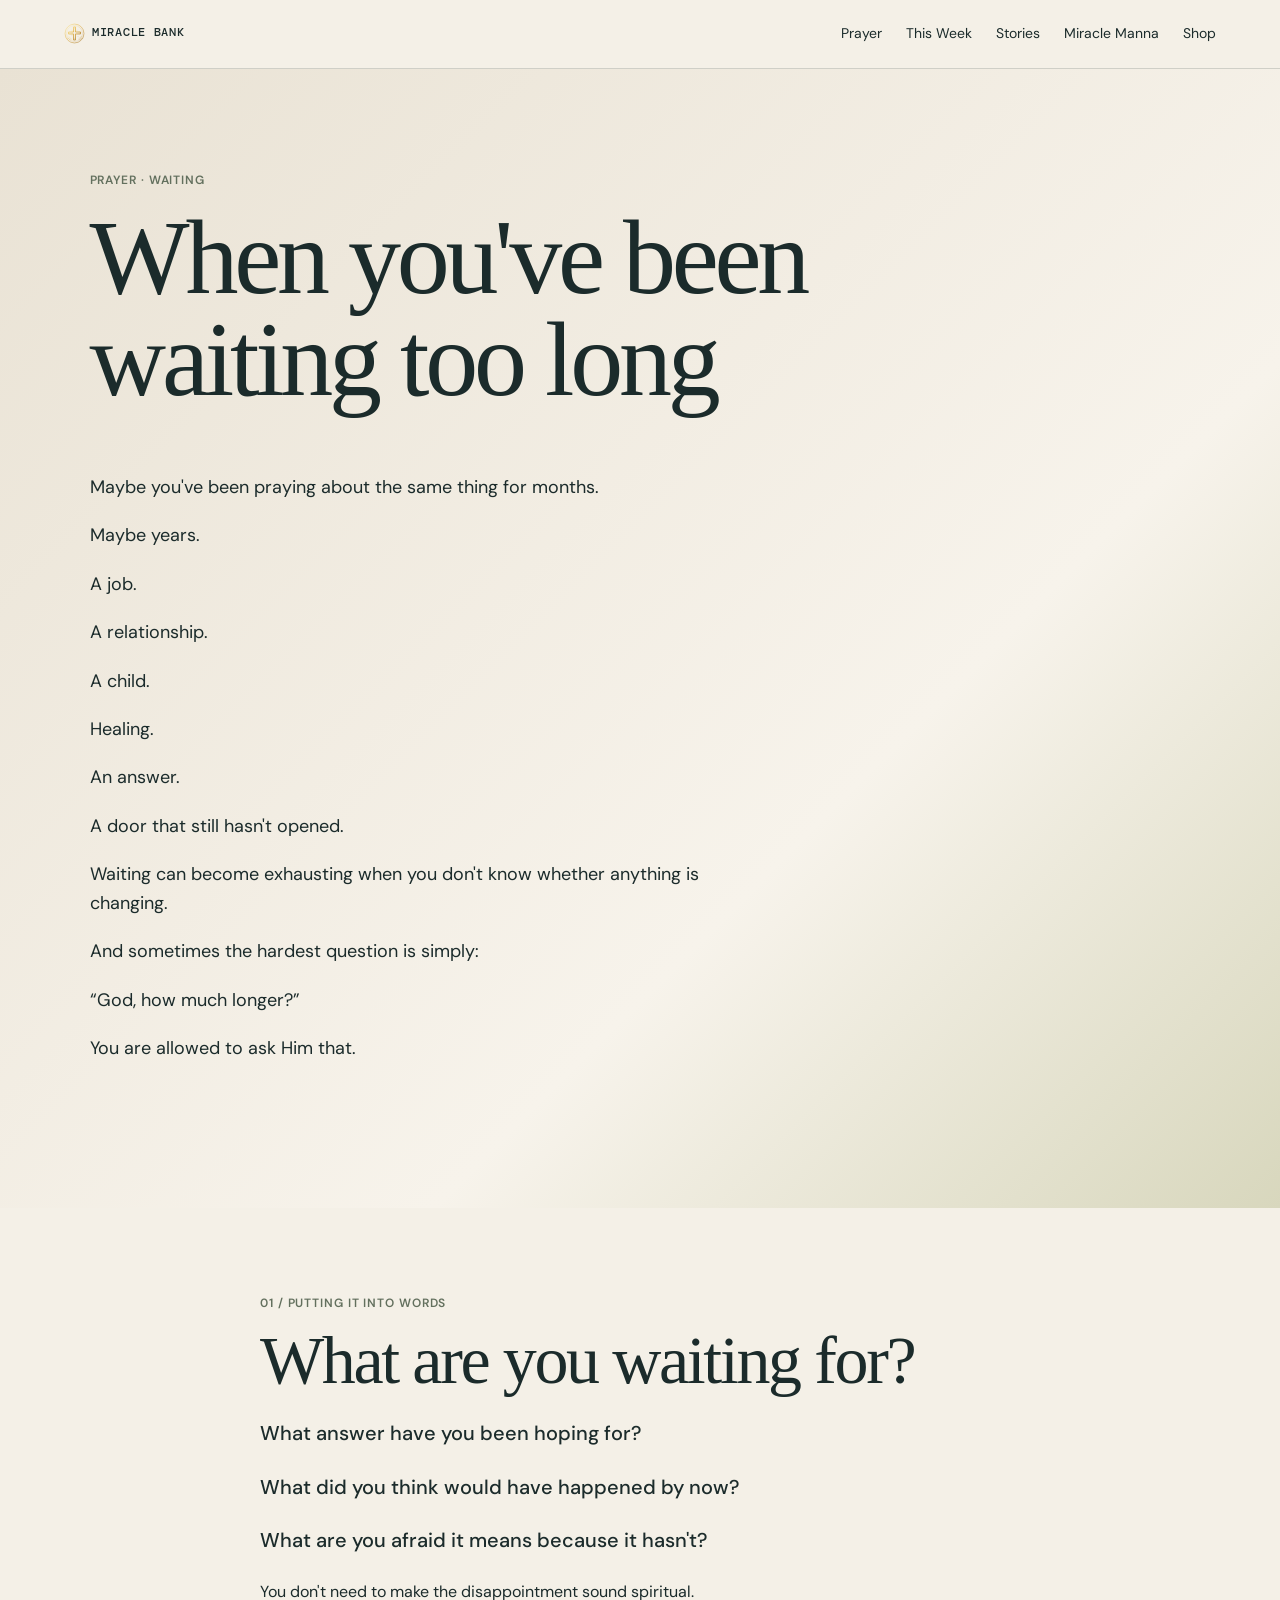
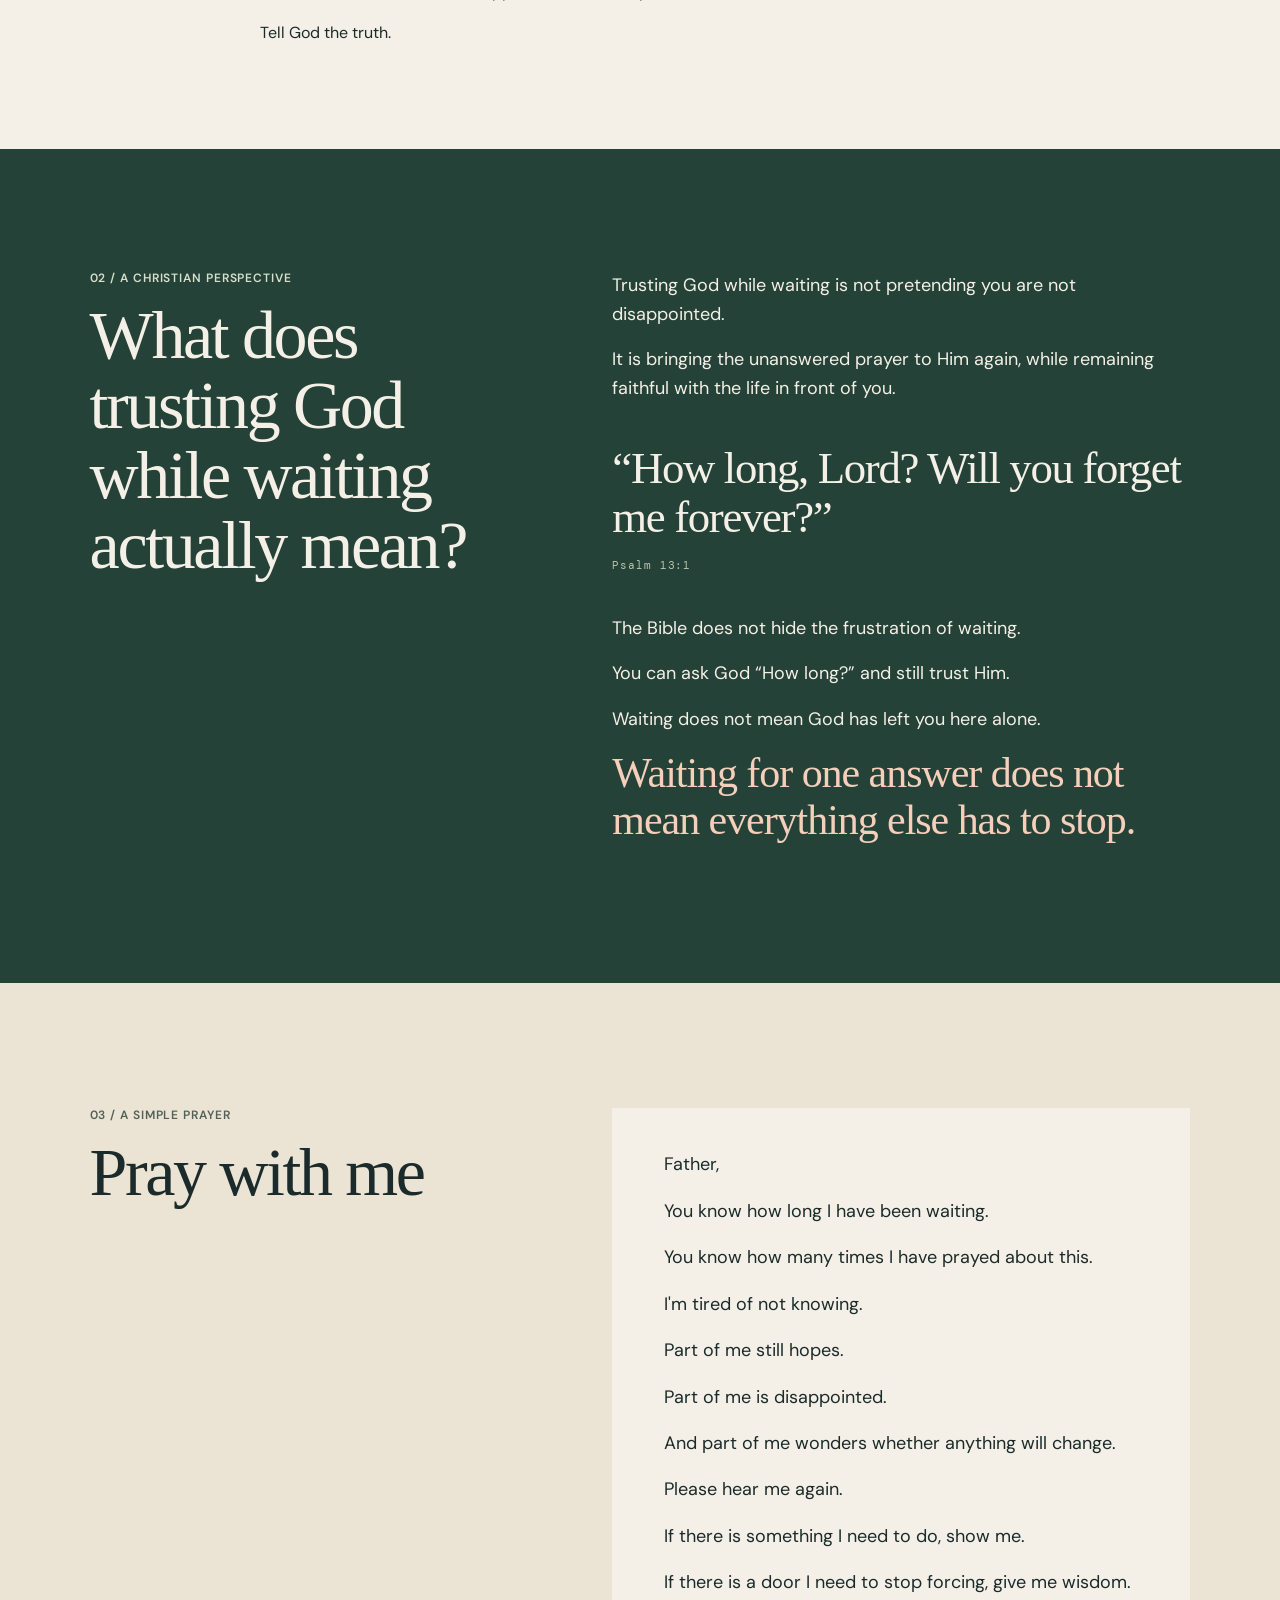
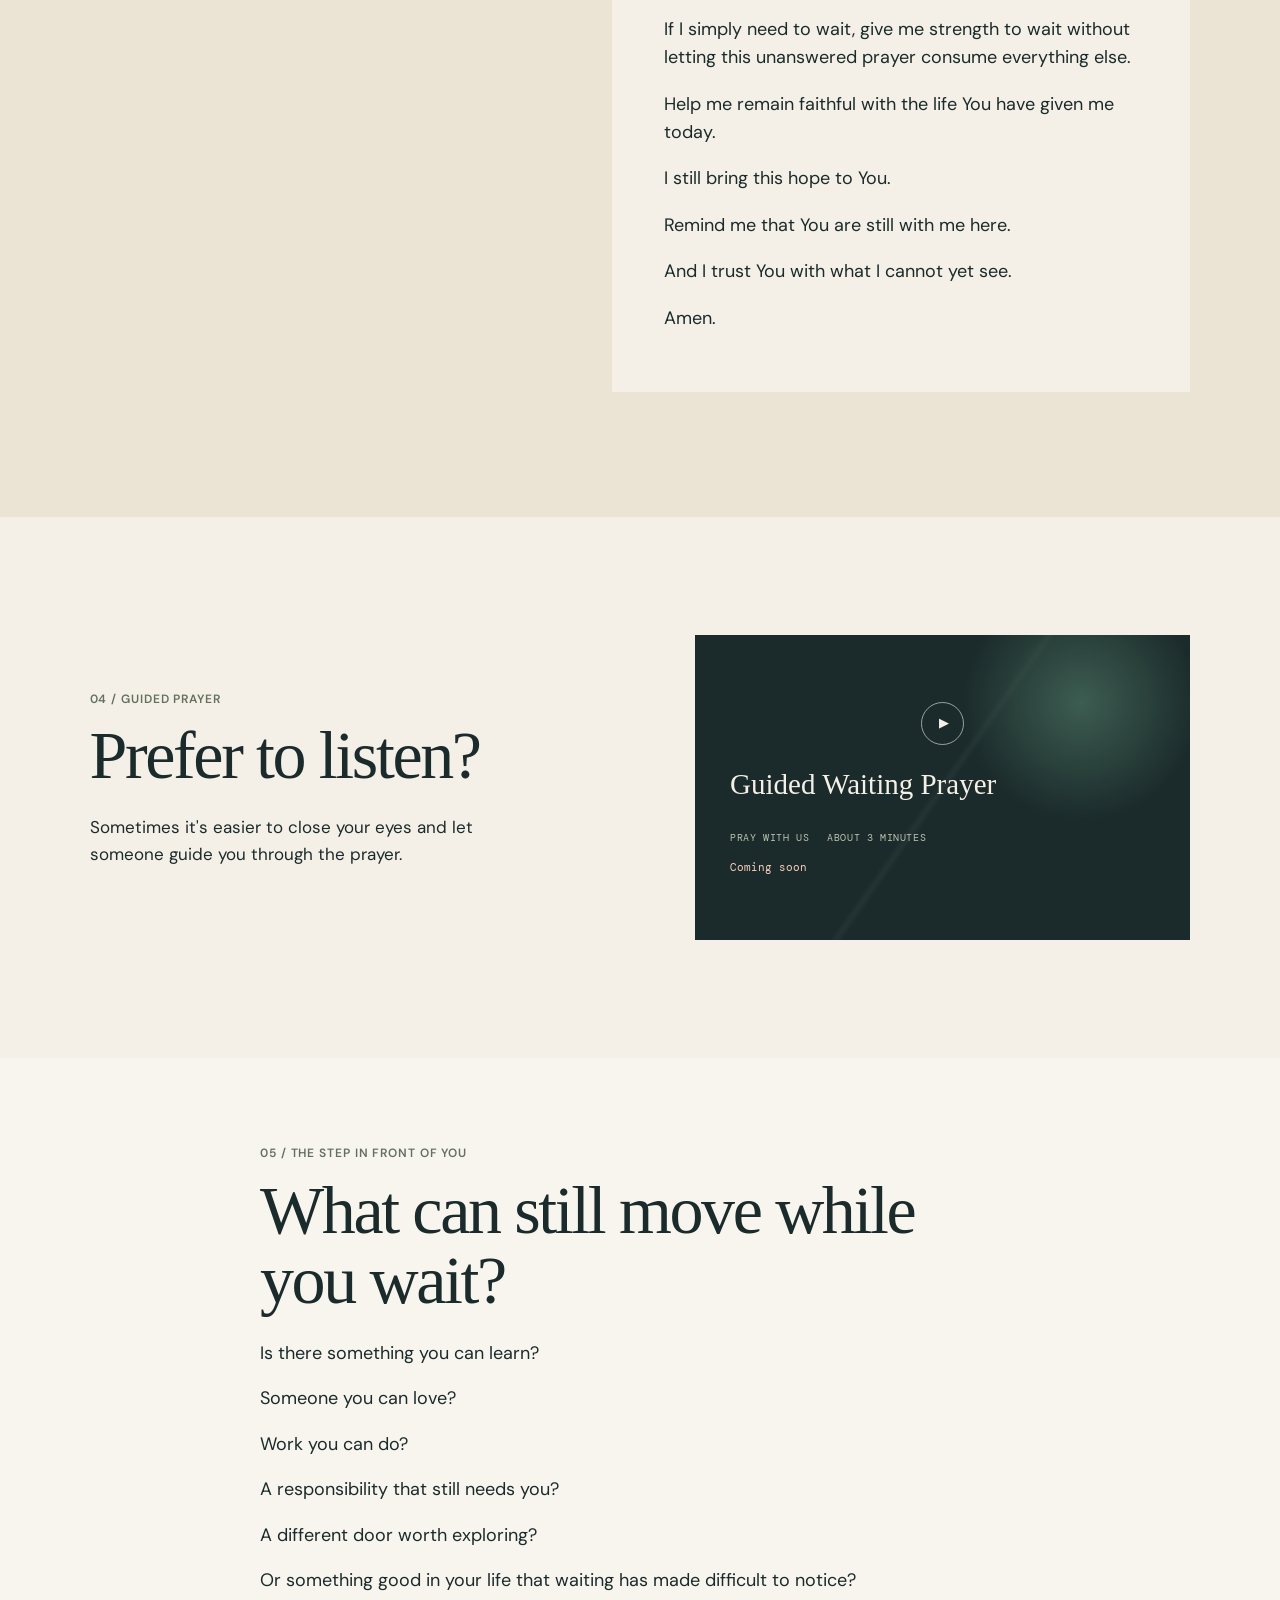
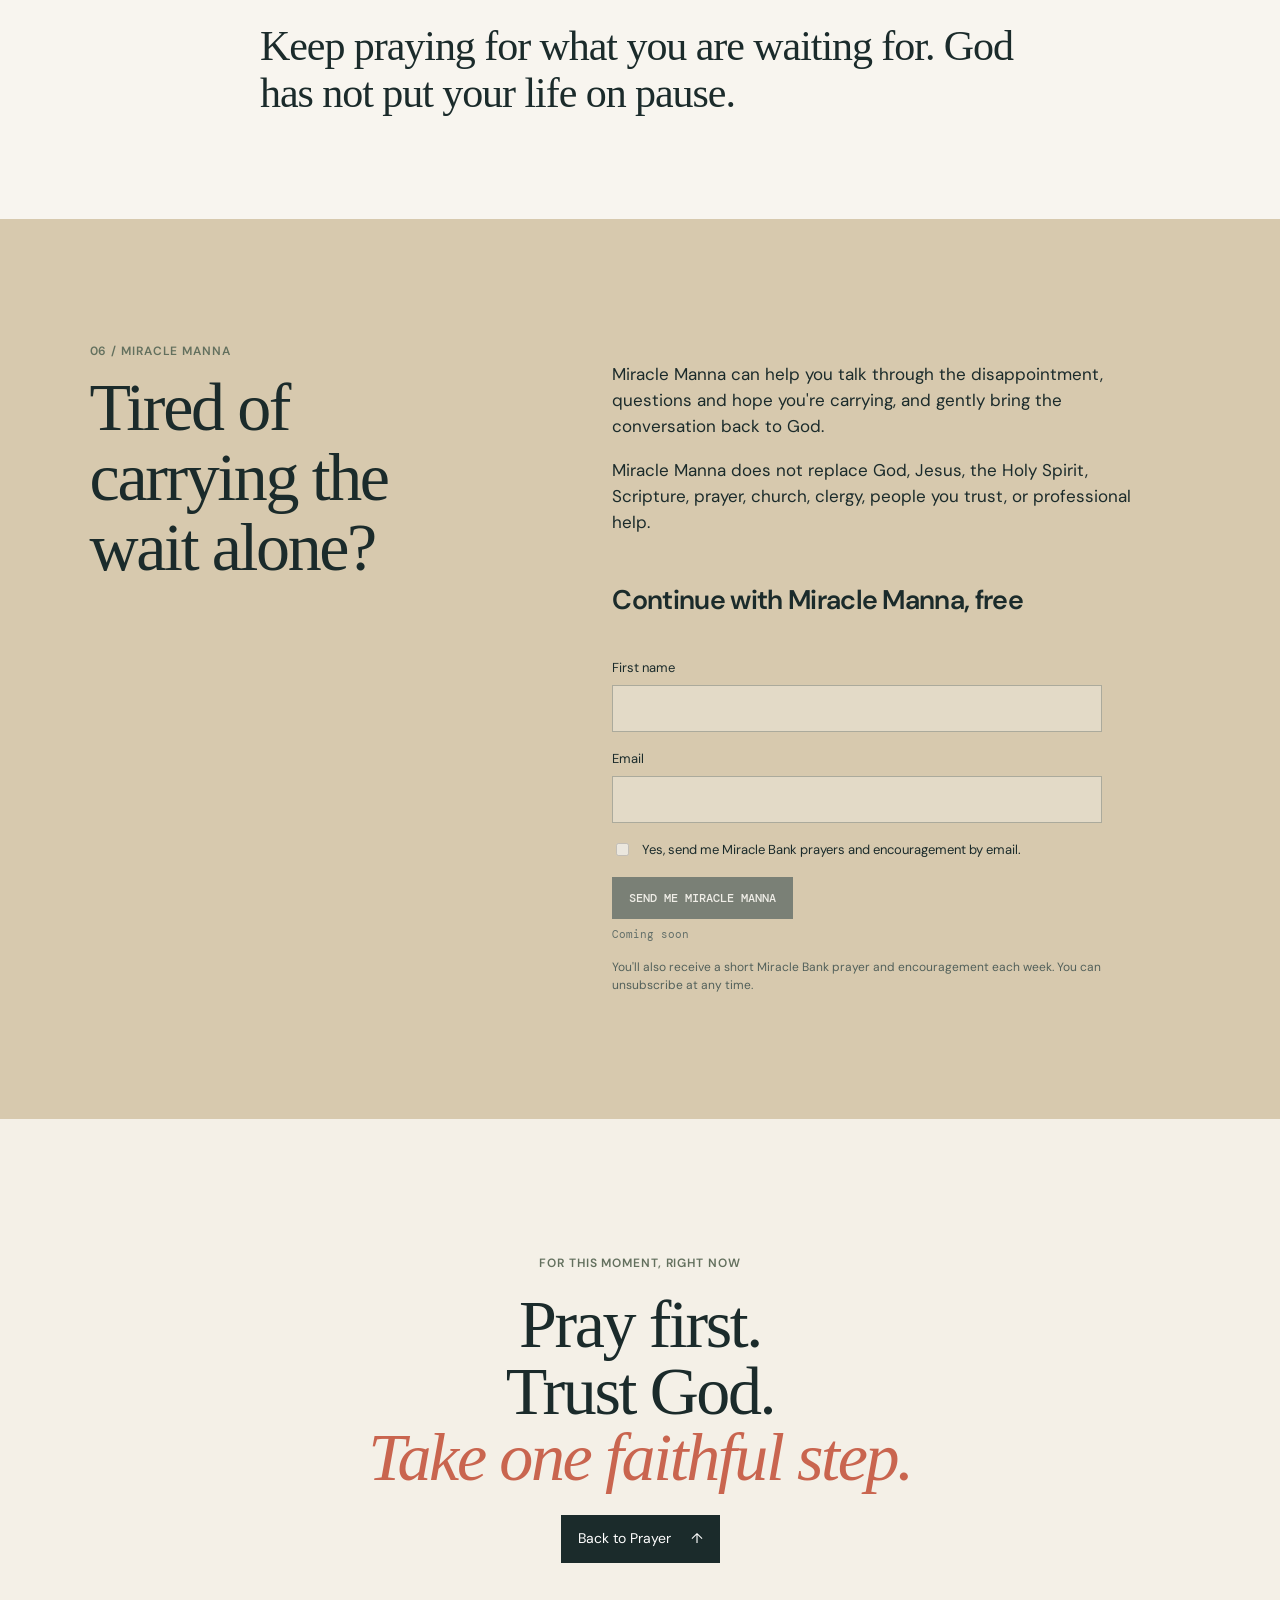
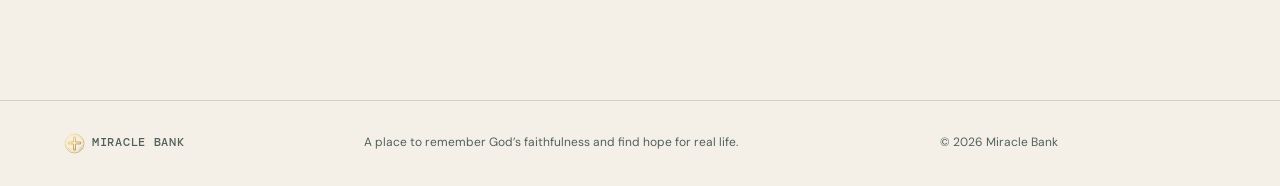
<file: public/prayer/waiting/index.html>
<!doctype html>
<html lang="en">
  <head>
    <meta charset="UTF-8" />
    <meta name="viewport" content="width=device-width, initial-scale=1.0" />
    <meta name="description" content="When you've been waiting too long, bring your disappointment honestly to God and remain faithful with the life in front of you." />
    <link rel="canonical" href="https://miraclebank.ai/prayer/waiting/" />
    <title>Prayer While You're Waiting | Miracle Bank</title>
    <link rel="icon" href="../../favicon.svg" type="image/svg+xml" />
    <link rel="preconnect" href="https://fonts.googleapis.com" />
    <link rel="preconnect" href="https://fonts.gstatic.com" crossorigin />
    <link href="https://fonts.googleapis.com/css2?family=DM+Mono:wght@400;500&family=DM+Sans:wght@400;500;600&family=Instrument+Serif:ital@0;1&display=swap" rel="stylesheet" />
    <link rel="stylesheet" href="../../styles.css" />
    <link rel="stylesheet" href="../provision/provision.css" />
  </head>
  <body>
    <header class="site-header">
      <a class="brand" href="../../" aria-label="Miracle Bank home"><img class="brand-emblem" src="../../miracle-bank-emblem.svg" alt="" />MIRACLE BANK</a>
      <button class="menu-button" aria-expanded="false" aria-controls="main-nav">Menu</button>
      <nav id="main-nav" aria-label="Main navigation">
        <a href="../../#prayer">Prayer</a><a href="../../#this-week">This Week</a><a href="../../#stories">Stories</a><a href="../../#manna">Miracle Manna</a><a href="../../#shop">Shop</a>
      </nav>
    </header>

    <main class="pathway">
<section class="pathway-hero"><div class="pathway-wrap"><p class="eyebrow">Prayer · Waiting</p><h1>When you've been waiting too long</h1><div class="pathway-intro"><p>Maybe you've been praying about the same thing for months.</p><p>Maybe years.</p><p>A job.</p><p>A relationship.</p><p>A child.</p><p>Healing.</p><p>An answer.</p><p>A door that still hasn't opened.</p><p>Waiting can become exhausting when you don't know whether anything is changing.</p><p>And sometimes the hardest question is simply:</p><p>“God, how much longer?”</p><p>You are allowed to ask Him that.</p></div></div></section>
<section class="reflection-section editorial-reflection"><div class="pathway-wrap narrow"><p class="section-label">01 / PUTTING IT INTO WORDS</p><h2>What are you waiting for?</h2><p class="question-flow">What answer have you been hoping for?</p><p class="question-flow">What did you think would have happened by now?</p><p class="question-flow">What are you afraid it means because it hasn't?</p><p>You don't need to make the disappointment sound spiritual.</p><p>Tell God the truth.</p></div></section>
<section class="teaching-section"><div class="pathway-wrap teaching-grid"><div><p class="section-label">02 / A CHRISTIAN PERSPECTIVE</p><h2>What does trusting God while waiting actually mean?</h2></div><div class="prose"><p>Trusting God while waiting is not pretending you are not disappointed.</p><p>It is bringing the unanswered prayer to Him again, while remaining faithful with the life in front of you.</p><blockquote>“How long, Lord? Will you forget me forever?”<cite>Psalm 13:1</cite></blockquote><p>The Bible does not hide the frustration of waiting.</p><p>You can ask God “How long?” and still trust Him.</p><p>Waiting does not mean God has left you here alone.</p><p class="editorial-emphasis">Waiting for one answer does not mean everything else has to stop.</p></div></div></section>
<section class="prayer-section"><div class="pathway-wrap prayer-layout"><div><p class="section-label">03 / A SIMPLE PRAYER</p><h2>Pray with me</h2></div><article class="prayer-copy"><p>Father,</p><p>You know how long I have been waiting.</p><p>You know how many times I have prayed about this.</p><p>I'm tired of not knowing.</p><p>Part of me still hopes.</p><p>Part of me is disappointed.</p><p>And part of me wonders whether anything will change.</p><p>Please hear me again.</p><p>If there is something I need to do, show me.</p><p>If there is a door I need to stop forcing, give me wisdom.</p><p>If I simply need to wait, give me strength to wait without letting this unanswered prayer consume everything else.</p><p>Help me remain faithful with the life You have given me today.</p><p>I still bring this hope to You.</p><p>Remind me that You are still with me here.</p><p>And I trust You with what I cannot yet see.</p><p>Amen.</p></article></div></section>
<section class="listen-section"><div class="pathway-wrap listen-grid"><div><p class="section-label">04 / GUIDED PRAYER</p><h2>Prefer to listen?</h2><p>Sometimes it's easier to close your eyes and let someone guide you through the prayer.</p></div><div class="video-shell" aria-label="Guided Waiting Prayer, coming soon"><span class="play">▶</span><p>Guided Waiting Prayer</p><div><span>Pray with us</span><span>About 3 minutes</span></div><small>Coming soon</small></div></div></section>
<section class="next-section editorial-reflection"><div class="pathway-wrap narrow"><p class="section-label">05 / THE STEP IN FRONT OF YOU</p><h2>What can still move while you wait?</h2><div class="prose"><p>Is there something you can learn?</p><p>Someone you can love?</p><p>Work you can do?</p><p>A responsibility that still needs you?</p><p>A different door worth exploring?</p><p>Or something good in your life that waiting has made difficult to notice?</p></div><p class="editorial-emphasis">Keep praying for what you are waiting for. God has not put your life on pause.</p></div></section>
<section class="manna-section"><div class="pathway-wrap manna-grid"><div><p class="section-label">06 / MIRACLE MANNA</p><h2>Tired of carrying the wait alone?</h2></div><div><p>Miracle Manna can help you talk through the disappointment, questions and hope you're carrying, and gently bring the conversation back to God.</p><p>Miracle Manna does not replace God, Jesus, the Holy Spirit, Scripture, prayer, church, clergy, people you trust, or professional help.</p><h3>Continue with Miracle Manna, free</h3><form class="manna-form" data-source="Waiting"><label>First name<input type="text" autocomplete="given-name" disabled /></label><label>Email<input type="email" autocomplete="email" disabled /></label><label class="consent"><input type="checkbox" disabled /> <span>Yes, send me Miracle Bank prayers and encouragement by email.</span></label><button type="button" disabled>Send me Miracle Manna</button><p class="coming-soon">Coming soon</p><small>You'll also receive a short Miracle Bank prayer and encouragement each week. You can unsubscribe at any time.</small></form></div></div></section><section class="pathway-closing"><p class="eyebrow">For this moment, right now</p><h2>Pray first.<br />Trust God.<br /><em>Take one faithful step.</em></h2><a class="button button-dark" href="../../#prayer">Back to Prayer <span>↑</span></a></section></main>
    <footer><a class="brand" href="../../"><img class="brand-emblem" src="../../miracle-bank-emblem.svg" alt="" />MIRACLE BANK</a><p>A place to remember God’s faithfulness and find hope for real life.</p><p>© 2026 Miracle Bank</p></footer>
    <script src="../../script.js"></script>
  </body>
</html>
</file>
<file: public/styles.css>
:root{--ink:#1b2b2b;--forest:#254238;--moss:#859178;--paper:#f4f0e7;--cream:#ebe3d3;--sand:#d7c9ae;--coral:#c9654f;--line:rgba(27,43,43,.17)}*{box-sizing:border-box}html{scroll-behavior:smooth}body{margin:0;background:var(--paper);color:var(--ink);font:16px/1.55 "DM Sans",sans-serif}a{color:inherit;text-decoration:none}.site-header{display:flex;align-items:center;justify-content:space-between;padding:23px 5vw;border-bottom:1px solid var(--line);position:relative;z-index:2}.brand{font:500 12px "DM Mono",monospace;letter-spacing:.06em}.brand-mark{color:var(--coral);font-size:17px;vertical-align:-1px;margin-right:4px}nav{display:flex;gap:24px;font-size:14px}nav a:hover,.text-link:hover{color:var(--coral)}.menu-button{display:none;background:none;border:0;font:500 12px "DM Mono";text-transform:uppercase}.hero{min-height:700px;padding:15vh 12vw 80px;position:relative;overflow:hidden;background:linear-gradient(125deg,#e9e2d4 0%,#f6f2ea 58%,#d8d7bd 100%)}.eyebrow,.section-label,.card-label,.week-date{font:500 11px "DM Mono",monospace;letter-spacing:.08em;text-transform:uppercase}.eyebrow{color:var(--coral);margin:0 0 19px}.hero h1,.closing h2{font:normal clamp(82px,14vw,186px)/.78 "Instrument Serif",serif;letter-spacing:-.06em;margin:0;position:relative;z-index:1}.hero h1 em,.weekly h2 em,.closing h2 em{font-style:italic;color:var(--coral)}.hero-copy{font-size:clamp(18px,2vw,25px);line-height:1.35;max-width:530px;margin:38px 0 30px;position:relative;z-index:1}.button{display:inline-flex;gap:20px;align-items:center;padding:13px 17px;font-size:14px;transition:transform .2s}.button:hover{transform:translateY(-2px)}.button-dark{background:var(--ink);color:white}.button-light{background:var(--paper);color:var(--ink)}.hero-note{font-size:13px;max-width:400px;margin-top:90px;position:relative;z-index:1}.hero-orbit{position:absolute;right:8vw;top:12%;width:min(33vw,440px);aspect-ratio:1;border:1px solid var(--moss);border-radius:50%;display:grid;place-items:center;color:var(--forest);font:500 11px "DM Mono";letter-spacing:.15em;transform:rotate(-14deg)}.hero-orbit:before{content:"";width:62%;aspect-ratio:1;border:1px solid var(--moss);border-radius:50%;position:absolute}.hero-orbit i{position:absolute;width:5px;height:5px;background:var(--coral);border-radius:50%;top:17%;right:17%}.hero-orbit b{font-size:35px;color:var(--coral);font-weight:400}.split-section{display:grid;grid-template-columns:29% 1fr;gap:8%;padding:130px 10vw;border-bottom:1px solid var(--line)}.section-label{color:var(--moss);margin:6px 0}.split-section h2,.section-heading h2,.manna h2,.shop h2{font:normal clamp(48px,6vw,82px)/.93 "Instrument Serif",serif;letter-spacing:-.045em;margin:0 0 30px}.split-section>div>p{max-width:520px;font-size:18px}.text-link{display:inline-flex;gap:13px;margin-top:15px;border-bottom:1px solid var(--ink);padding-bottom:4px;font-size:14px}.prayer-finder{padding:120px 5vw;background:var(--forest);color:var(--paper)}.prayer-finder .section-label{color:#bdc3af}.section-heading{display:flex;justify-content:space-between;align-items:start;gap:30px;padding:0 5vw 65px}.section-heading h2{margin:0}.theme-grid{display:grid;grid-template-columns:repeat(4,1fr);border-left:1px solid rgba(255,255,255,.25);border-top:1px solid rgba(255,255,255,.25)}.theme-grid a{padding:22px;border-right:1px solid rgba(255,255,255,.25);border-bottom:1px solid rgba(255,255,255,.25);min-height:125px;display:flex;flex-direction:column;justify-content:space-between;font:normal 25px "Instrument Serif"}.theme-grid a:hover{background:rgba(255,255,255,.08)}.theme-grid span{font:10px "DM Mono";color:#bdc3af}.theme-grid b{align-self:flex-end;font:16px "DM Sans"}.weekly{padding:125px 10vw;background:var(--cream)}.weekly-top{display:flex;justify-content:space-between;border-bottom:1px solid var(--line);padding-bottom:20px}.weekly-grid{display:grid;grid-template-columns:1.1fr .9fr;gap:9%;padding:58px 0}.weekly h2{font:normal clamp(54px,7vw,100px)/.88 "Instrument Serif";letter-spacing:-.05em;margin:20px 0 30px}.reflection{max-width:480px;font-size:17px}.prayer-card{background:var(--paper);padding:36px 38px;align-self:start}.prayer-card blockquote{margin:30px 0;font:normal 24px/1.25 "Instrument Serif"}.scripture{border-top:1px solid var(--line);padding-top:20px;margin:0;font-size:14px}.scripture span{font-size:12px;color:#64706a}.video-placeholder{background:var(--ink);color:var(--paper);min-height:290px;padding:37px;display:grid;place-items:center;text-align:center;background-image:radial-gradient(circle at 50% 35%,#3d5d51 0%,transparent 27%),linear-gradient(125deg,transparent 49%,rgba(255,255,255,.04) 50%,transparent 51%)}.video-placeholder>div{max-width:480px}.play{display:grid;place-items:center;margin:0 auto 18px;border:1px solid rgba(255,255,255,.5);width:40px;height:40px;border-radius:50%;font-size:13px;padding-left:2px}.video-placeholder p{font:10px "DM Mono";letter-spacing:.1em}.video-placeholder h3{font:normal clamp(27px,3vw,42px)/1.05 "Instrument Serif";margin:12px}.stories{background:#f8f5ef}.story-list{margin-top:55px;border-top:1px solid var(--line)}.story-list a{display:grid;grid-template-columns:50px 1fr auto 28px;gap:12px;align-items:center;padding:20px 0;border-bottom:1px solid var(--line)}.story-list span,.story-list i{font:11px "DM Mono";color:var(--moss)}.story-list i{font-style:normal}.story-list b{font-size:21px;font-weight:400}.manna{display:grid;grid-template-columns:1fr 1fr;min-height:600px;background:var(--sand)}.manna>div:last-child{padding:120px 11vw 100px 8vw}.manna>div>p:not(.section-label){max-width:440px;font-size:17px}.manna-illustration{position:relative;background:linear-gradient(145deg,#b99674,#e1d1b3);overflow:hidden}.manna-illustration:before{content:"";position:absolute;width:78%;aspect-ratio:1;border:1px solid rgba(37,66,56,.5);border-radius:50%;left:11%;top:12%}.manna-illustration i{position:absolute;width:38%;aspect-ratio:1;border-radius:50%;background:var(--forest);left:31%;top:32%;box-shadow:0 0 0 22px rgba(244,240,231,.18)}.manna-illustration span{position:absolute;z-index:1;left:45%;top:47%;font-size:40px;color:var(--cream)}.shop{display:grid;grid-template-columns:1fr 1fr;min-height:570px;background:var(--coral);color:var(--paper)}.shop>div:first-child{padding:110px 10vw}.shop .section-label{color:#f5cfba}.shop h2{margin-top:12px}.shirt{margin:60px 10vw 60px 0;background:#444745;border-radius:13% 13% 4% 4%/7% 7% 3% 3%;display:flex;flex-direction:column;justify-content:center;align-items:center;color:#f4ead8;text-align:center;box-shadow:inset 0 0 0 1px rgba(255,255,255,.12),20px 24px 0 rgba(82,35,27,.13);transform:rotate(3deg);font:normal clamp(50px,6vw,86px)/.73 "DM Sans";font-weight:600;letter-spacing:-.07em}.shirt small{font:500 9px "DM Mono";letter-spacing:.13em;margin-top:18px}.closing{text-align:center;padding:150px 7vw;background:var(--paper)}.closing h2{font-size:clamp(65px,10vw,140px);max-width:900px;margin:18px auto 35px}.closing>p:not(.eyebrow){font-size:19px}.closing .button{margin-top:15px}footer{padding:32px 5vw;display:grid;grid-template-columns:1fr 2fr 1fr;gap:24px;border-top:1px solid var(--line);font-size:12px;color:#52605a}footer p{margin:0}@media(max-width:700px){.site-header{padding:17px 6vw}.menu-button{display:block}nav{position:absolute;display:none;top:100%;left:0;right:0;padding:18px 6vw 24px;background:var(--paper);border-bottom:1px solid var(--line);flex-direction:column;gap:14px}nav.open{display:flex}.hero{min-height:650px;padding:110px 7vw 55px}.hero h1{font-size:28vw}.hero-copy{font-size:19px;margin-top:36px;max-width:310px}.hero-note{margin-top:110px;max-width:270px}.hero-orbit{width:66vw;right:-11vw;top:49%;opacity:.75}.split-section{grid-template-columns:1fr;gap:20px;padding:85px 7vw}.split-section h2,.section-heading h2,.manna h2,.shop h2{font-size:59px}.prayer-finder{padding:80px 7vw}.section-heading{display:block;padding:0 0 45px}.section-heading .section-label{margin-bottom:20px}.theme-grid{grid-template-columns:repeat(2,1fr)}.theme-grid a{min-height:105px;font-size:22px;padding:16px}.weekly{padding:80px 7vw}.weekly-top{align-items:start;gap:10px}.week-date{font-size:9px;text-align:right}.weekly-grid,.manna,.shop{grid-template-columns:1fr;gap:0}.weekly-grid{padding:45px 0}.weekly h2{font-size:65px}.prayer-card{margin-top:35px;padding:28px}.prayer-card blockquote{font-size:23px}.video-placeholder{min-height:320px;padding:25px}.story-list a{grid-template-columns:34px 1fr 22px}.story-list i{display:none}.manna-illustration{min-height:350px}.manna>div:last-child,.shop>div:first-child{padding:75px 7vw}.shirt{height:365px;margin:0 11vw 70px}.closing{padding:100px 7vw}.closing h2{font-size:68px}footer{grid-template-columns:1fr;gap:14px;padding:28px 7vw}}
</file>
<file: public/prayer/provision/provision.css>
.brand-emblem{width:21px;height:21px;vertical-align:middle;margin-right:7px}.brand-mark{display:none}.pathway h1,.pathway h2,.pathway h3{font-family:"Instrument Serif",serif;font-weight:400;letter-spacing:-.045em}.pathway-wrap{width:min(100% - 14vw,1120px);margin:auto}.pathway-wrap.narrow{max-width:760px}.pathway-hero{padding:104px 0 126px;background:linear-gradient(135deg,#e9e2d4,#f7f3eb 65%,#d8d7bd)}.pathway-hero h1{font-size:clamp(64px,10vw,130px);line-height:.88;margin:0;max-width:900px}.pathway-hero h1 em,.pathway-closing h2 em{color:var(--coral)}.pathway-intro{max-width:610px;margin:62px 0 0;font-size:18px}.pathway-intro p{margin:0 0 20px}.pathway-intro .thought{font:italic 29px/1.12 "Instrument Serif",serif;margin:31px 0}.reflection-section,.next-section{padding:118px 0;background:var(--paper)}.reflection-tinted{background:#f8f5ef}.pathway h2{font-size:clamp(52px,7vw,82px);line-height:.92;margin:15px 0 28px}.pathway h3{font-size:38px;line-height:1;margin:72px 0 13px}.section-label{margin:0;color:var(--moss)}.prompt{font-size:18px;margin:0 0 16px}.pathway textarea{width:100%;min-height:126px;resize:vertical;border:0;border-bottom:1px solid var(--ink);border-radius:0;background:transparent;padding:13px 2px;font:18px/1.55 "DM Sans",sans-serif;color:var(--ink);outline-offset:6px}.pathway textarea:focus{border-bottom:2px solid var(--coral)}.private{font:11px/1.45 "DM Mono",monospace;color:#64706a;margin:10px 0 0}.reflection-section .private+p,.reflection-section textarea+p:not(.private){margin-top:28px}.teaching-section{padding:122px 0;background:var(--forest);color:var(--paper)}.teaching-section .section-label,.prayer-section .section-label{color:#bdc3af}.teaching-grid,.prayer-layout,.manna-grid{display:grid;grid-template-columns:.82fr 1.18fr;gap:11%}.prose{font-size:17px}.prose p{margin:0 0 19px}.prose blockquote{margin:42px 0;font:normal clamp(35px,4.2vw,55px)/.95 "Instrument Serif",serif;letter-spacing:-.04em}.prose cite{display:block;margin-top:17px;font:11px "DM Mono",monospace;letter-spacing:.08em;color:#bdc3af;font-style:normal}.prayer-section{padding:125px 0;background:var(--cream)}.prayer-copy{background:var(--paper);padding:42px clamp(28px,4vw,58px);font:normal 25px/1.3 "Instrument Serif",serif}.prayer-copy p{margin:0 0 23px}.listen-section{padding:118px 0;background:var(--paper)}.listen-grid{display:grid;grid-template-columns:1fr 1fr;gap:10%;align-items:center}.listen-grid>div:first-child>p:last-child{max-width:420px;font-size:17px}.video-shell{min-height:305px;background:var(--ink);color:var(--paper);padding:35px;display:flex;flex-direction:column;justify-content:center;align-items:flex-start;background-image:radial-gradient(circle at 78% 22%,#3d5d51 0%,transparent 26%),linear-gradient(125deg,transparent 49%,rgba(255,255,255,.04) 50%,transparent 51%)}.video-shell .play{display:grid;place-items:center;border:1px solid rgba(255,255,255,.55);border-radius:50%;width:43px;height:43px;padding-left:2px;margin-bottom:24px}.video-shell p{font:normal 32px/1 "Instrument Serif",serif;margin:0 0 30px}.video-shell div{display:flex;gap:18px;font:10px "DM Mono",monospace;letter-spacing:.06em;text-transform:uppercase;color:#bdc3af}.video-shell small{margin-top:16px;font:11px "DM Mono",monospace;color:#f5cfba}.next-section{background:#f8f5ef}.closing-line{font:normal 31px/1.1 "Instrument Serif",serif;margin-top:50px}.manna-section{padding:125px 0;background:var(--sand)}.manna-section>div>div>p{font-size:17px;max-width:530px}.manna-form{margin-top:42px;max-width:490px;display:grid;gap:17px}.manna-form label:not(.consent){display:grid;gap:7px;font-size:13px}.manna-form input[type=text],.manna-form input[type=email]{padding:12px;border:1px solid rgba(27,43,43,.28);border-radius:0;background:rgba(255,255,255,.3);font:16px "DM Sans",sans-serif}.manna-form .consent{display:flex;gap:10px;align-items:flex-start;font-size:13px}.manna-form button{width:max-content;padding:13px 17px;border:0;background:#7a8076;color:#efede7;text-transform:uppercase;font:500 12px "DM Mono",monospace;cursor:not-allowed}.manna-form .coming-soon{margin:-9px 0 0;font:11px "DM Mono",monospace;color:#64706a}.manna-form small{font-size:12px;line-height:1.5;color:#52605a}.pathway-closing{text-align:center;padding:137px 7vw;background:var(--paper)}.pathway-closing h2{font-size:clamp(57px,8vw,102px);line-height:.88;margin:18px auto 38px}.sr-only{position:absolute;width:1px;height:1px;padding:0;margin:-1px;overflow:hidden;clip:rect(0,0,0,0);white-space:nowrap;border:0}@media(max-width:700px){.pathway-wrap{width:min(100% - 14vw,1120px)}.pathway-hero{padding:78px 0 84px}.pathway-hero h1{font-size:17vw}.pathway-intro{margin-top:44px;font-size:17px}.reflection-section,.next-section,.teaching-section,.prayer-section,.listen-section,.manna-section{padding:84px 0}.pathway h2{font-size:58px}.pathway h3{font-size:35px;margin-top:58px}.teaching-grid,.prayer-layout,.manna-grid,.listen-grid{grid-template-columns:1fr;gap:34px}.prayer-copy{font-size:24px;padding:30px}.listen-grid{gap:42px}.video-shell{min-height:275px}.pathway-closing{padding:100px 7vw}.pathway-closing h2{font-size:63px}.manna-form button{width:100%}}

/* Editorial reflection treatment for guided reading pathways. */
.editorial-reflection{padding:88px 0}.question-flow{margin:34px 0;font:normal clamp(27px,3vw,38px)/1.08 "Instrument Serif",serif;letter-spacing:-.03em}.question-flow p{margin:0 0 14px}.editorial-emphasis{font:normal clamp(32px,4vw,48px)/1 "Instrument Serif",serif;letter-spacing:-.035em;margin:34px 0 15px}.quiet-line{margin:30px 0 0;color:#52605a}.prayer-prompt{font:italic 28px/1.2 "Instrument Serif",serif;margin:30px 0}.teaching-section .question-flow{color:var(--paper)}.teaching-section .editorial-emphasis{color:#f5cfba}@media(max-width:700px){.editorial-reflection{padding:70px 0}.question-flow{margin:27px 0;font-size:31px}.editorial-emphasis{font-size:39px}.prayer-prompt{font-size:26px}}

/* Use a natural-width serif for calm, readable prayer-page copy. */
.pathway h1,.pathway h2,.pathway h3,.pathway-intro .thought,.prose blockquote,.prayer-copy,.video-shell p,.closing-line,.question-flow,.editorial-emphasis,.prayer-prompt{font-family:Georgia,"Times New Roman",serif}.pathway h1{line-height:.94;letter-spacing:-.045em}.pathway h2{line-height:1;letter-spacing:-.04em}.pathway h3{line-height:1.05}.question-flow{line-height:1.2;letter-spacing:-.025em}.editorial-emphasis{line-height:1.08;letter-spacing:-.03em}.prayer-copy{line-height:1.38}.prose blockquote{line-height:1.03}@media(max-width:700px){.pathway h2{font-size:51px;line-height:1.02}.pathway h3{font-size:33px}.question-flow{font-size:30px;line-height:1.18}.editorial-emphasis{font-size:38px;line-height:1.08}.prayer-copy{font-size:23px;line-height:1.4}}

/* Calm the page hierarchy: display type is reserved for genuine turning points. */
.pathway .eyebrow,.pathway .section-label{font:600 12px/1.3 "DM Sans",sans-serif;letter-spacing:.075em;color:#63705e}.pathway .section-label{margin-bottom:12px}.teaching-section .section-label,.prayer-section .section-label{color:#d6dfcc}.pathway-hero h1{font-size:clamp(58px,8.5vw,106px);line-height:.96;letter-spacing:-.04em}.pathway h2{font-size:clamp(44px,5.5vw,68px);line-height:1.03;letter-spacing:-.035em;margin:13px 0 24px}.pathway h3{font-family:"DM Sans",sans-serif;font-size:27px;font-weight:600;letter-spacing:-.025em;line-height:1.2;margin:48px 0 14px}.pathway-intro{font-size:18px;line-height:1.58}.pathway-intro .thought{font-size:25px;line-height:1.18}.prose{font-size:18px;line-height:1.58}.prose p{margin-bottom:17px}.prose blockquote{font-size:clamp(31px,3.5vw,46px);line-height:1.08;letter-spacing:-.03em}.question-flow{font-family:"DM Sans",sans-serif;font-size:20px;line-height:1.48;font-weight:500;letter-spacing:0;margin:24px 0}.question-flow p{margin-bottom:10px}.editorial-emphasis{font-size:clamp(29px,3.4vw,42px);line-height:1.12;letter-spacing:-.025em;margin:28px 0 14px}.prayer-prompt{font-size:27px;line-height:1.28}.prayer-copy{font-family:"DM Sans",sans-serif;font-size:18px;line-height:1.58}.prayer-copy p{margin-bottom:18px}.closing-line{font-size:28px;line-height:1.2}.video-shell p{font-size:29px;line-height:1.1}.pathway-closing h2{line-height:.98}@media(max-width:700px){.pathway .eyebrow,.pathway .section-label{font-size:12px;letter-spacing:.06em}.reflection-section,.next-section,.teaching-section,.prayer-section,.listen-section,.manna-section{padding:70px 0}.pathway h2{font-size:43px;line-height:1.07;margin-bottom:22px}.pathway h3{font-size:25px;margin-top:38px}.pathway-intro,.prose{font-size:17px}.question-flow{font-size:19px;line-height:1.5;margin:22px 0}.editorial-emphasis{font-size:32px;line-height:1.14;margin:25px 0 13px}.prayer-prompt{font-size:25px}.prayer-copy{font-size:18px;line-height:1.58}.prose blockquote{font-size:32px;line-height:1.1}.video-shell p{font-size:28px}}

/* The prayer panel is cream, not green: its section label needs full contrast. */
.prayer-section .section-label{color:#526158}
</file>
